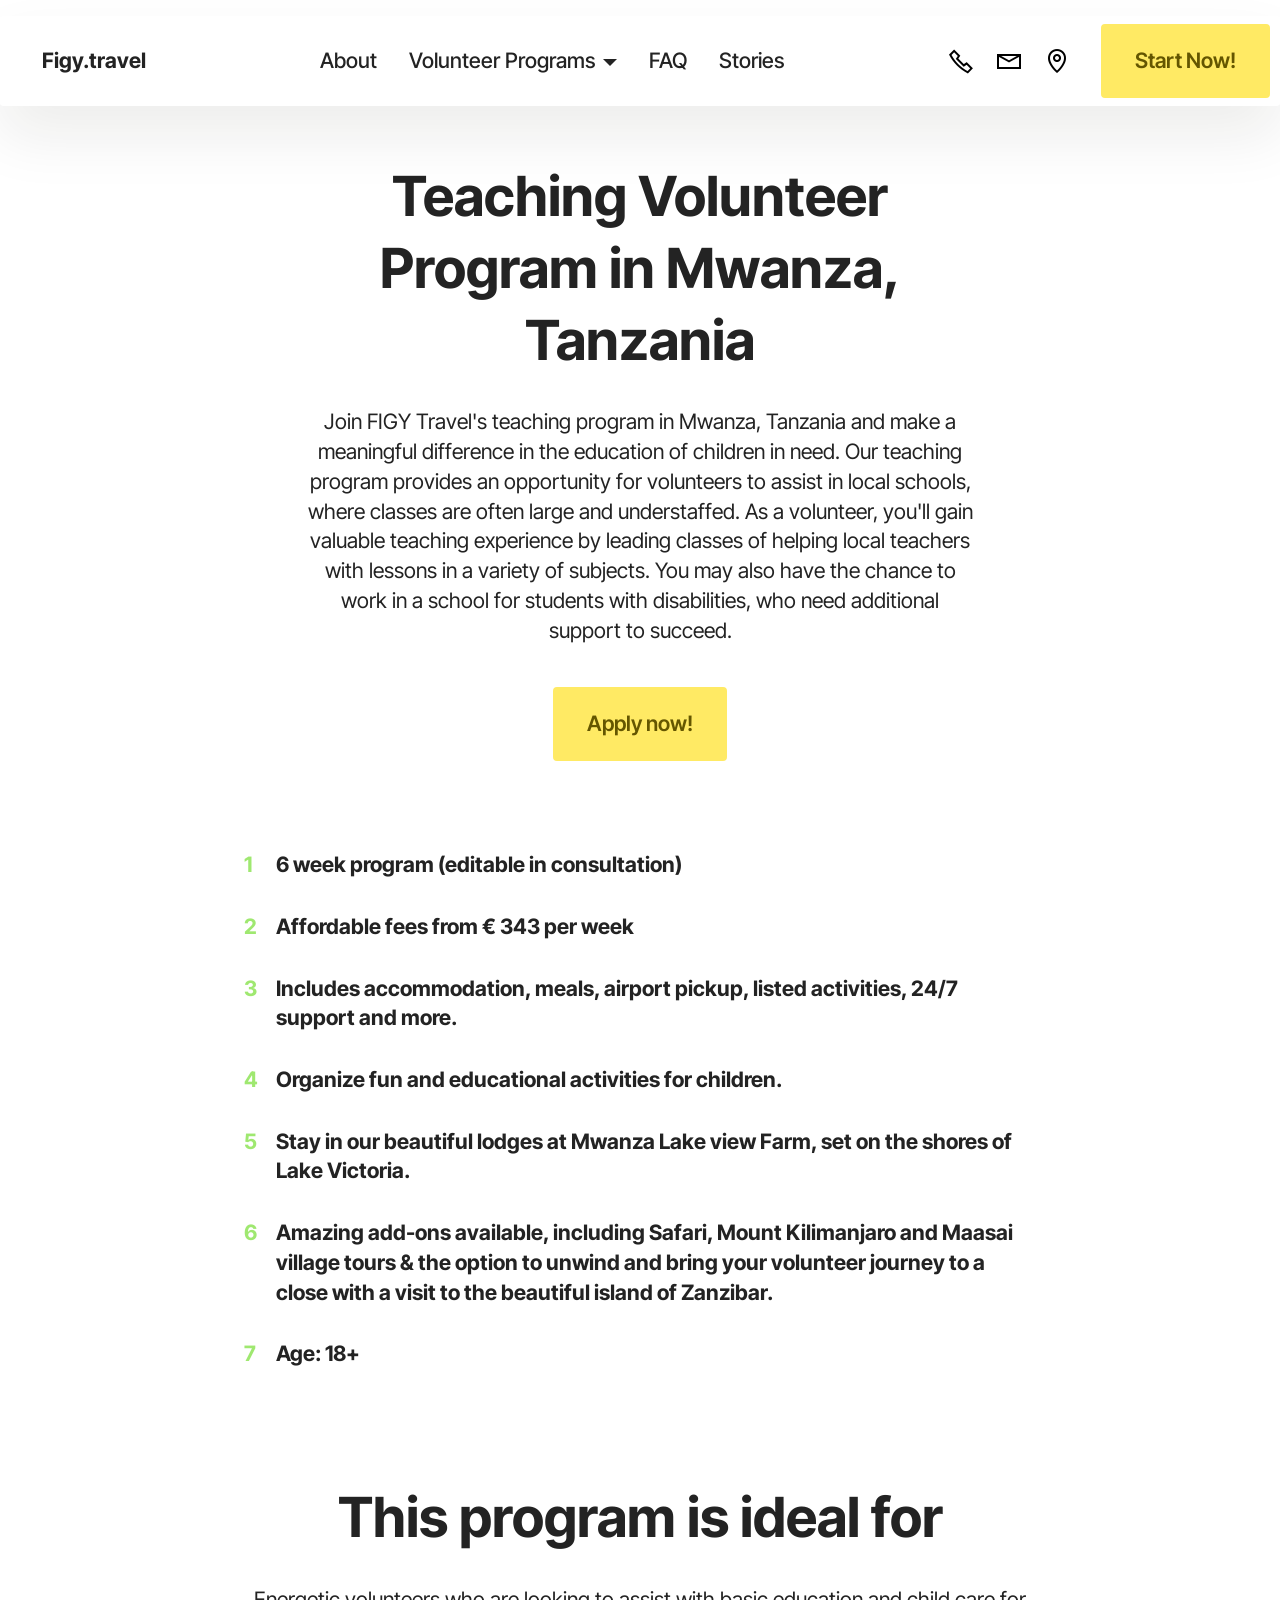
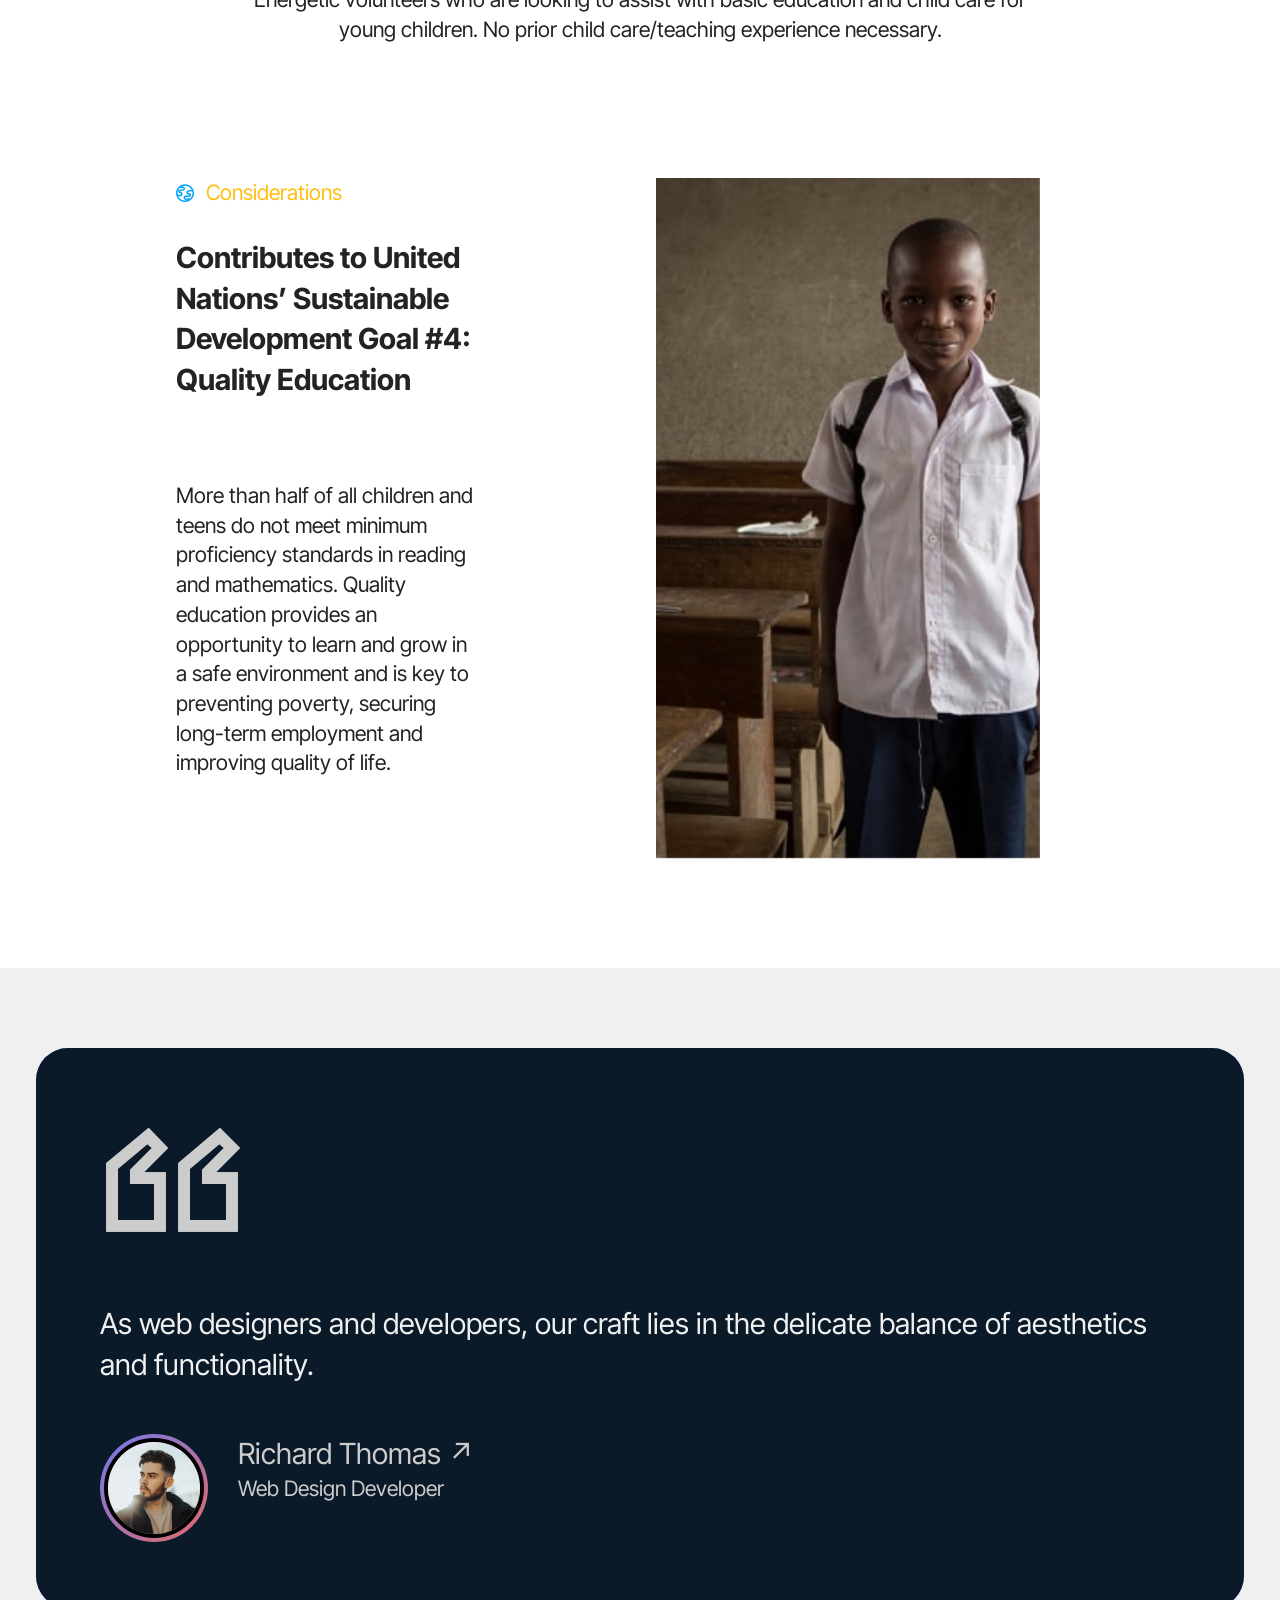
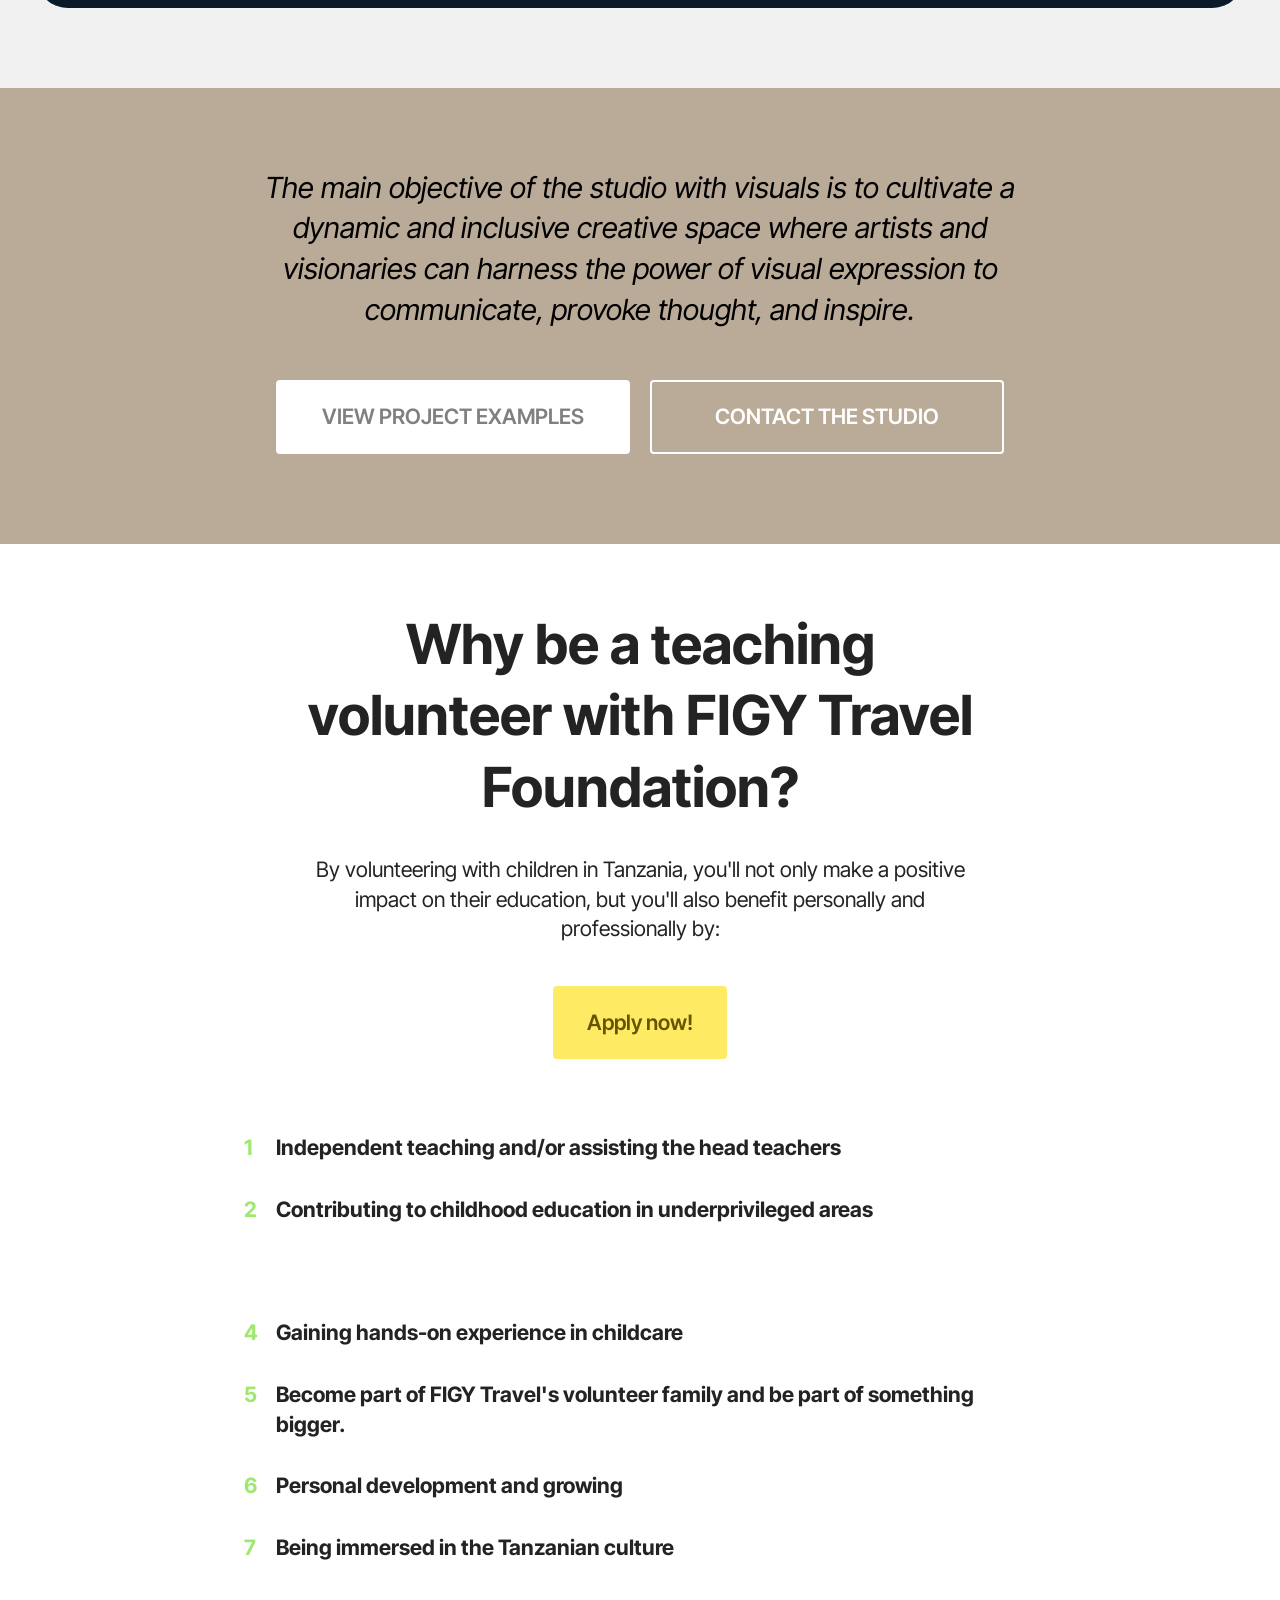
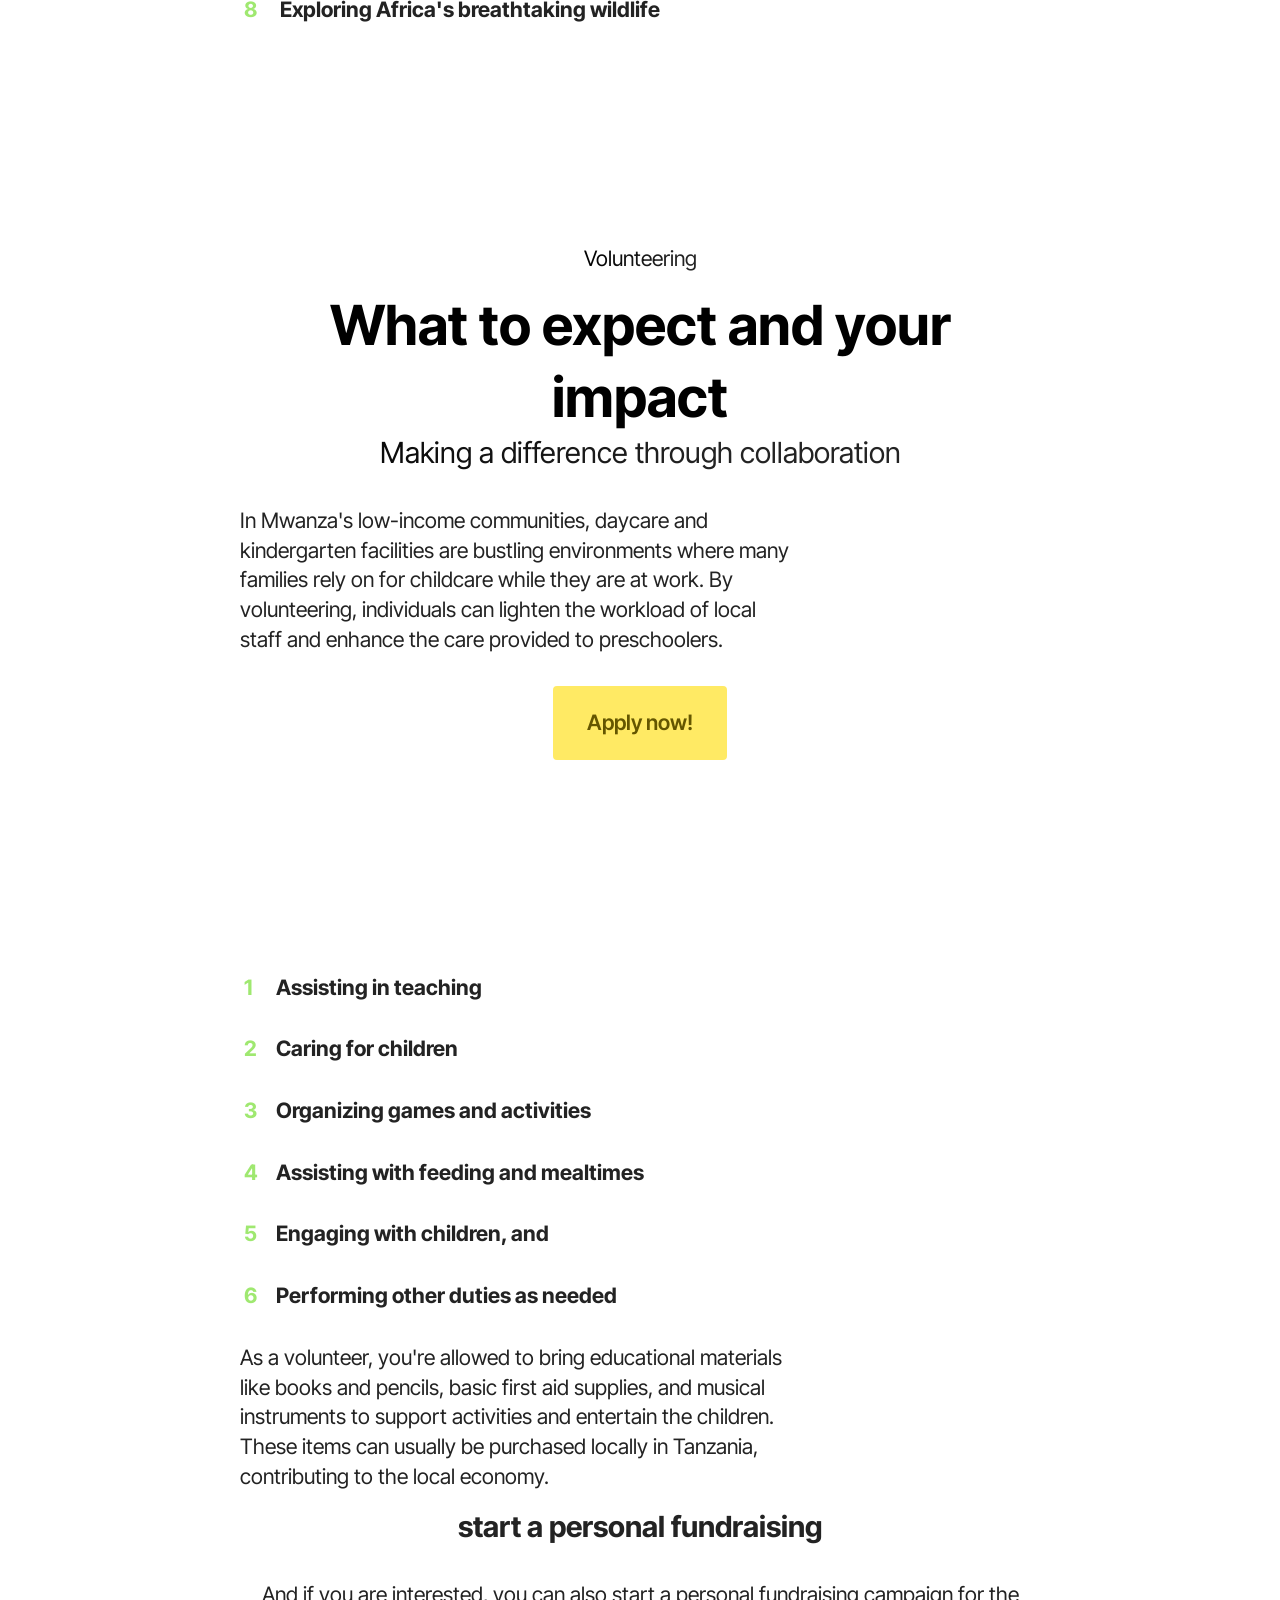
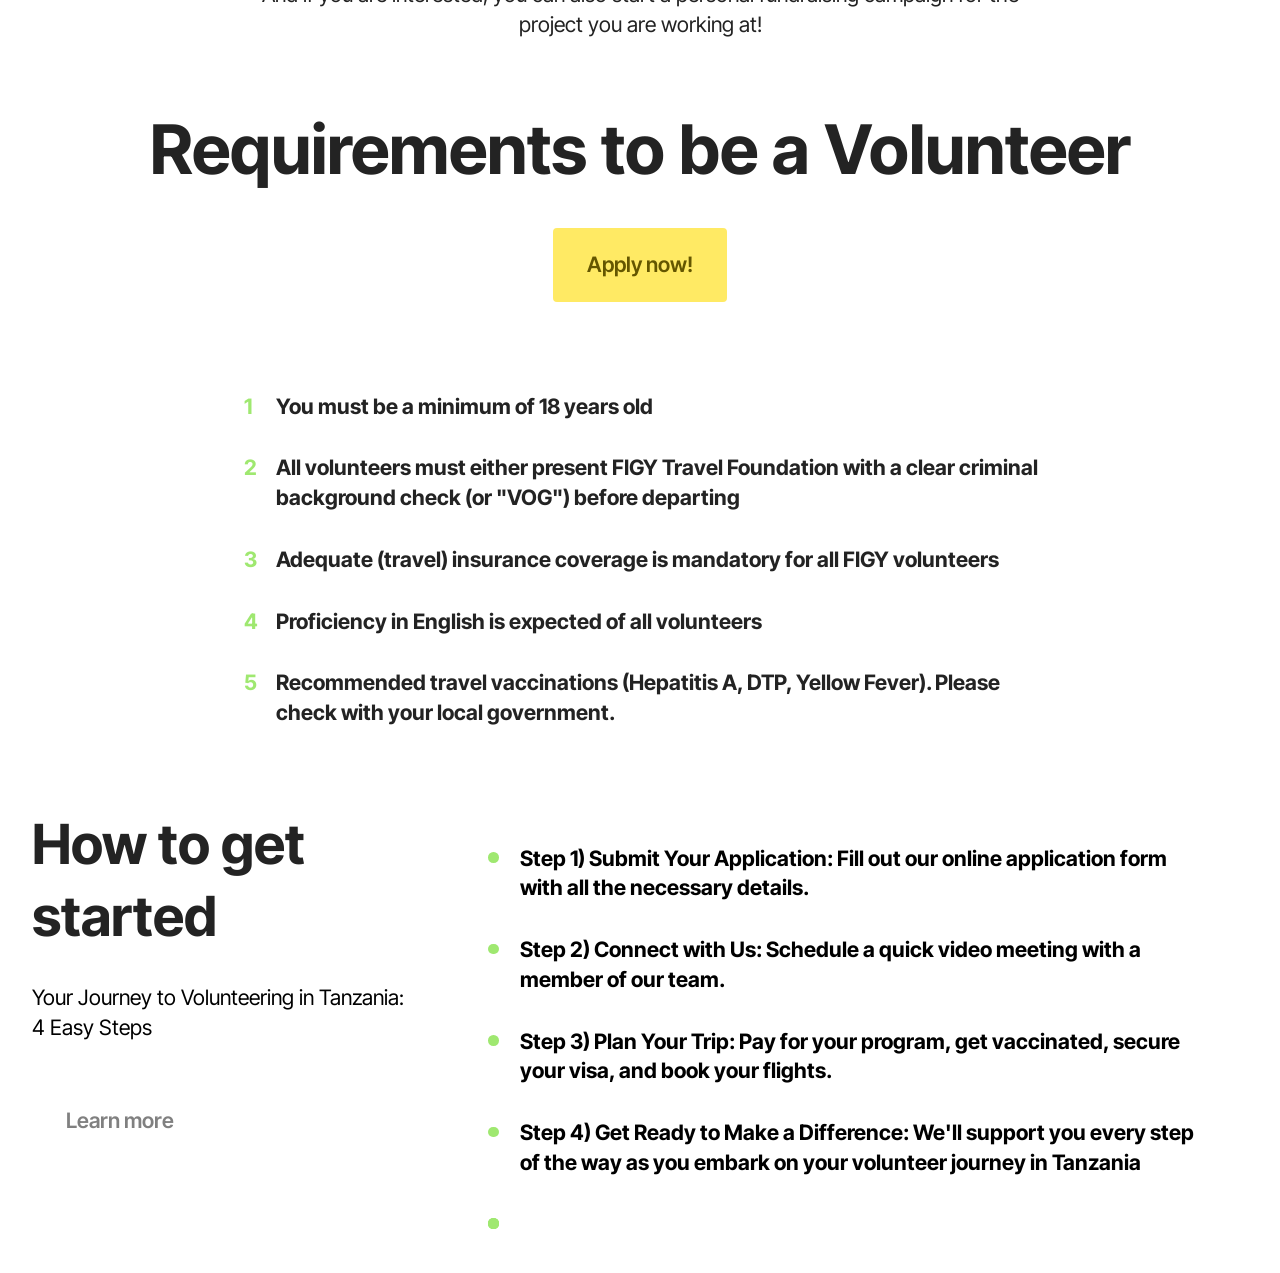
<file: page2.html>
<!DOCTYPE html>
<html  >
<head>
  
  <meta charset="UTF-8">
  <meta http-equiv="X-UA-Compatible" content="IE=edge">
  
  <meta name="viewport" content="width=device-width, initial-scale=1, minimum-scale=1">
  <link rel="shortcut icon" href="assets/images/logo-figy-travel-volunteers-1-500x111.png" type="image/x-icon">
  <meta name="description" content="">
  
  
  <title>Tanzania-volunteer-internship-agriculture</title>
  <link rel="stylesheet" href="assets/web/assets/mobirise-icons2/mobirise2.css">
  <link rel="stylesheet" href="assets/bootstrap/css/bootstrap.min.css">
  <link rel="stylesheet" href="assets/bootstrap/css/bootstrap-grid.min.css">
  <link rel="stylesheet" href="assets/bootstrap/css/bootstrap-reboot.min.css">
  <link rel="stylesheet" href="assets/animatecss/animate.css">
  <link rel="stylesheet" href="assets/dropdown/css/style.css">
  <link rel="stylesheet" href="assets/theme/css/style.css">
  <link rel="preload" href="https://fonts.googleapis.com/css?family=Inter+Tight:100,200,300,400,500,600,700,800,900,100i,200i,300i,400i,500i,600i,700i,800i,900i&display=swap" as="style" onload="this.onload=null;this.rel='stylesheet'">
  <noscript><link rel="stylesheet" href="https://fonts.googleapis.com/css?family=Inter+Tight:100,200,300,400,500,600,700,800,900,100i,200i,300i,400i,500i,600i,700i,800i,900i&display=swap"></noscript>
  <link rel="preload" as="style" href="assets/mobirise/css/mbr-additional.css?v=mvgpLG"><link rel="stylesheet" href="assets/mobirise/css/mbr-additional.css?v=mvgpLG" type="text/css">

  
  
  
</head>
<body>
  
  <section data-bs-version="5.1" class="menu menu2 cid-uIxv1fMkZv" once="menu" id="menu02-4j">
	

	<nav class="navbar navbar-dropdown navbar-fixed-top navbar-expand-lg">
		<div class="container">
			<div class="navbar-brand">
				
				<span class="navbar-caption-wrap"><a class="navbar-caption text-black text-primary display-4" href="index.html">Figy.travel</a></span>
			</div>
			<button class="navbar-toggler" type="button" data-toggle="collapse" data-bs-toggle="collapse" data-target="#navbarSupportedContent" data-bs-target="#navbarSupportedContent" aria-controls="navbarNavAltMarkup" aria-expanded="false" aria-label="Toggle navigation">
				<div class="hamburger">
					<span></span>
					<span></span>
					<span></span>
					<span></span>
				</div>
			</button>
			<div class="collapse navbar-collapse" id="navbarSupportedContent">
				<ul class="navbar-nav nav-dropdown" data-app-modern-menu="true"><li class="nav-item">
						<a class="nav-link link text-black display-4" href="#">About</a>
					</li>
					<li class="nav-item dropdown">
						<a class="nav-link link text-black dropdown-toggle display-4" href="#" aria-expanded="false" data-toggle="dropdown-submenu" data-bs-toggle="dropdown" data-bs-auto-close="outside">Volunteer Programs</a><div class="dropdown-menu" aria-labelledby="dropdown-414"><a class="text-black dropdown-item text-primary display-4" href="page2.html">Volunteer internship program Agriculture</a><a class="text-black dropdown-item text-primary display-4" href="page3.html">Volunteer internship program Teaching Education</a><a class="text-black dropdown-item display-4" href="#">Volunteer internship program Healthcare</a></div>
					</li>
					<li class="nav-item"><a class="nav-link link text-black text-primary display-4" href="index.html#list05-6">FAQ</a></li><li class="nav-item"><a class="nav-link link text-black text-primary display-4" href="index.html#people02-k">Stories</a></li></ul>
				<div class="icons-menu">
					<a class="iconfont-wrapper" href="#">
						<span class="p-2 mbr-iconfont mobi-mbri-phone mobi-mbri"></span>
					</a>
					<a class="iconfont-wrapper" href="#">
						<span class="p-2 mbr-iconfont mobi-mbri-letter mobi-mbri"></span>
					</a>
					<a class="iconfont-wrapper" href="#">
						<span class="p-2 mbr-iconfont mobi-mbri-map-pin mobi-mbri"></span>
					</a>
					
				</div>
				<div class="navbar-buttons mbr-section-btn"><a class="btn btn-danger display-4" href="#"> Start Now!</a></div>
			</div>
		</div>
	</nav>
</section>

<section data-bs-version="5.1" class="header14 cid-uIxv1gyo4e" id="header14-4k">
	

	
	
	<div class="container">
		<div class="row justify-content-center">
			<div class="card col-12 col-md-12 col-lg-8">
				<div class="card-wrapper">
					<div class="card-box align-center">
						<h1 class="card-title mbr-fonts-style mb-4 display-2"><strong>Teaching Volunteer Program in Mwanza, Tanzania</strong></h1>
						<p class="mbr-text mbr-fonts-style mb-4 display-7">
							Join FIGY Travel's teaching program in Mwanza, Tanzania and make a meaningful difference in the education of children in need. Our teaching program provides an opportunity for volunteers to assist in local schools, where classes are often large and understaffed. As a volunteer, you'll gain valuable teaching experience by leading classes of helping local teachers with lessons in a variety of subjects. You may also have the chance to work in a school for students with disabilities, who need additional support to succeed.
						</p>
						<div class="mbr-section-btn mt-4"><a class="btn btn-danger display-7" href="#">Apply now!</a></div>
					</div>
				</div>
			</div>
		</div>
	</div>
</section>

<section data-bs-version="5.1" class="article17 cid-uIxv1hd6wq" id="article17-4l">
  

  <div class="container">
    <div class="row justify-content-center">
      <div class="counter-container col-md-12 col-lg-8">
        
        <div class="mbr-text mbr-fonts-style display-7">
          <ol>
            <li><strong>6 week program (editable in consultation)
</strong></li><li><strong>Affordable fees from € 343 per week
</strong></li><li><strong>Includes accommodation, meals, airport pickup, listed activities, 24/7 support and more.
</strong></li><li><strong>Organize fun and educational activities for children.
</strong></li><li><strong>Stay in our beautiful lodges at Mwanza Lake view Farm, set on the shores of Lake Victoria.
</strong></li><li><strong>Amazing add-ons available, including Safari, Mount Kilimanjaro and Maasai village tours &amp; the option to unwind and bring your volunteer journey to a close with a visit to the beautiful island of Zanzibar.
</strong></li><li><strong>Age: 18+</strong></li>
          </ol>
          <ol>
          </ol>
        </div>
      </div>
    </div>
  </div>
</section>

<section data-bs-version="5.1" class="article11 cid-uIxv1hG5eb" id="article11-4m">
    

    
    
    <div class="container-fluid">
        <div class="row justify-content-center">
            <div class="title col-md-12 col-lg-8">
                <h3 class="mbr-section-title mbr-fonts-style align-center mt-0 mb-0 display-2"><strong>This program is ideal for</strong></h3>
                <h4 class="mbr-section-subtitle align-center mbr-fonts-style mt-4 display-7">Energetic volunteers who are looking to assist with basic education and child care for young children. No prior child care/teaching experience necessary.</h4>
                
            </div>
        </div>
    </div>
</section>

<section data-bs-version="5.1" class="article06 recyclem5 cid-uIxv1ibUY3 mbr-fullscreen" id="article06-4n">
    

    
    

    <div class="container-fluid">
        <div class="row flex-row-reverse">
            <div class="col-12 col-lg-4">
                <div class="image-wrapper">
                    <img src="assets/images/mbr-703x469.webp" alt="" title="">
                </div>
            </div>
            <div class="col-12 col-lg-1"></div>
            <div class="col-12 col-lg-4">
                <div class="content-wrapper">
                    <div class="label-wrapper">
                        <div class="label-wrap">
                            <span class="mbr-iconfont mobi-mbri-globe mobi-mbri"></span>
                            <p class="mbr-label mbr-fonts-style display-4">
                                Considerations
                            </p>
                        </div>
                    </div>
                    <h2 class="mbr-section-title mbr-fonts-style display-5"><strong>Contributes to United Nations’ Sustainable Development Goal #4: Quality Education</strong></h2>
                    <p class="mbr-text mbr-fonts-style display-4">
                        More than half of all children and teens do not meet minimum proficiency standards in reading and mathematics. Quality education provides an opportunity to learn and grow in a safe environment and is key to preventing poverty, securing long-term employment and improving quality of life.
                    </p>
                    
                </div>
            </div>
            <div class="col-12 col-lg-1"></div>
        </div>
    </div>
</section>

<section data-bs-version="5.1" class="article01 resumem5 cid-uIxv1iJO88" id="article01-4o">
    

    
    

    <div class="container-fluid">
        <div class="row">
            <div class="col-12">
                <div class="content-wrapper">
                    <div class="icon-wrapper">
                        <span class="mbr-iconfont mobi-mbri-quote-left mobi-mbri"></span>
                    </div>
                    <p class="mbr-text mbr-fonts-style display-5">
                        As web designers and developers, our craft lies in the delicate balance of aesthetics and
                        functionality.
                    </p>
                    <div class="person-wrapper">
                        <div class="person-wrap">
                            <div class="image-wrapper">
                                <img src="assets/images/image12.webp" alt="">
                            </div>
                            <a href="#" class="name-wrapper">
                                <p class="mbr-name mbr-fonts-style display-5">
                                    Richard Thomas ↗
                                </p>
                                <p class="mbr-role mbr-fonts-style display-7">
                                    Web Design Developer
                                </p>
                            </a>
                        </div>
                    </div>
                </div>
            </div>
        </div>
    </div>
</section>

<section data-bs-version="5.1" class="article03 printm5 cid-uIxv1jgciM" id="article03-4p">
    

    
    

    <div class="container-fluid">
        <div class="row">
            <div class="col-12 col-lg-8">
                <div class="text-wrapper">
                    <p class="mbr-text mbr-fonts-style display-5">
                        <em>The main objective of the studio with visuals is to cultivate a dynamic and inclusive
                            creative space where artists and visionaries can harness the power of visual expression to
                            communicate, provoke thought, and inspire.</em>
                    </p>
                    <div class="mbr-section-btn">
                        <a class="btn btn-primary display-4" href="#">
                            VIEW PROJECT EXAMPLES
                        </a>
                        <a class="btn btn-primary-outline display-4" href="#">
                            CONTACT THE STUDIO
                        </a>
                    </div>
                </div>
            </div>
        </div>
    </div>
</section>

<section data-bs-version="5.1" class="header14 cid-uIxv1jNCuz" id="header14-4q">
	

	
	
	<div class="container">
		<div class="row justify-content-center">
			<div class="card col-12 col-md-12 col-lg-8">
				<div class="card-wrapper">
					<div class="card-box align-center">
						<h1 class="card-title mbr-fonts-style mb-4 display-2"><strong>Why be a teaching volunteer with FIGY Travel Foundation?</strong></h1>
						<p class="mbr-text mbr-fonts-style mb-4 display-7">
							By volunteering with children in Tanzania, you'll not only make a positive impact on their education, but you'll also benefit personally and professionally by:
						</p>
						<div class="mbr-section-btn mt-4"><a class="btn btn-danger display-7" href="#">Apply now!</a></div>
					</div>
				</div>
			</div>
		</div>
	</div>
</section>

<section data-bs-version="5.1" class="article17 cid-uIxv1kj0Bb" id="article17-4r">
  

  <div class="container">
    <div class="row justify-content-center">
      <div class="counter-container col-md-12 col-lg-8">
        
        <div class="mbr-text mbr-fonts-style display-7">
          <ol>
            <li><strong>Independent teaching and/or assisting the head teachers
</strong></li><li><strong>Contributing to childhood education in underprivileged areas
</strong></li><li><strong>Providing children with a safe environment to learn life skills
</strong></li><li><strong>Gaining hands-on experience in childcare
</strong></li><li><strong>Become part of FIGY Travel's volunteer family and be part of something bigger.
</strong></li><li><strong>Personal development and growing
</strong></li><li><strong>Being immersed in the Tanzanian culture
</strong></li><li><strong>&nbsp;Exploring Africa's breathtaking wildlife</strong></li>
          </ol>
          <ol>
          </ol>
        </div>
      </div>
    </div>
  </div>
</section>

<section data-bs-version="5.1" class="article01 emblemm5 cid-uIxv1kO1Xz mbr-fullscreen" id="article01-4s">
    

    
    

    <div class="container-fluid">
        <div class="row">
            <div class="col-12 col-lg-8">
                <div class="title-wrapper">
                    <div class="label-wrapper">
                        <p class="mbr-label mbr-fonts-style display-4">
                            Volunteering</p>
                    </div>
                    <div class="title-wrapper">
                        <h2 class="mbr-section-title mbr-fonts-style display-2"><strong>What to expect and your impact</strong></h2>
                        <h3 class="mbr-section-subtitle mbr-fonts-style display-5">Making a difference through collaboration</h3>
                    </div>
                    <div class="text-wrapper">
                        <p class="mbr-text mbr-fonts-style display-7">In Mwanza's low-income communities, daycare and kindergarten facilities are bustling environments where many families rely on for childcare while they are at work. By volunteering, individuals can lighten the workload of local staff and enhance the care provided to preschoolers.&nbsp;<br></p>
                    </div>
                    <div class="mbr-section-btn"><a href="" class="btn btn-danger display-4">Apply now!</a></div>
                </div>
            </div>
        </div>
    </div>
</section>

<section data-bs-version="5.1" class="article17 cid-uIxv1loZCm" id="article17-4t">
  

  <div class="container">
    <div class="row justify-content-center">
      <div class="counter-container col-md-12 col-lg-8">
        
        <div class="mbr-text mbr-fonts-style display-7">
          <ol>
            <li><strong>Assisting in teaching
</strong></li><li><strong>Caring for children
</strong></li><li><strong>Organizing games and activities
</strong></li><li><strong>Assisting with feeding and mealtimes
</strong></li><li><strong>Engaging with children, and
</strong></li><li><strong>Performing other duties as needed</strong></li>
          </ol>
          <ol>
          </ol>
        </div>
      </div>
    </div>
  </div>
</section>

<section data-bs-version="5.1" class="article01 emblemm5 cid-uIxv1lVfRC" id="article01-4u">
    

    
    

    <div class="container-fluid">
        <div class="row">
            <div class="col-12 col-lg-8">
                <div class="title-wrapper">
                    <div class="label-wrapper">
                        
                    </div>
                    
                    <div class="text-wrapper">
                        <p class="mbr-text mbr-fonts-style display-7">As a volunteer, you're allowed to bring educational materials like books and pencils, basic first aid supplies, and musical instruments to support activities and entertain the children. These items can usually be purchased locally in Tanzania, contributing to the local economy.</p>
                    </div>
                    
                </div>
            </div>
        </div>
    </div>
</section>

<section data-bs-version="5.1" class="article11 cid-uIxv1mycpi" id="article11-4v">
    

    
    
    <div class="container">
        <div class="row justify-content-center">
            <div class="title col-md-12 col-lg-8">
                <h3 class="mbr-section-title mbr-fonts-style align-center mt-0 mb-0 display-5"><strong>start a personal fundraising</strong></h3>
                <h4 class="mbr-section-subtitle align-center mbr-fonts-style mt-4 display-7">And if you are interested, you can also start a personal fundraising campaign for the project you are working at!</h4>
                
            </div>
        </div>
    </div>
</section>

<section data-bs-version="5.1" class="header14 cid-uIxv1n755C" id="header14-4w">
	

	
	
	<div class="container">
		<div class="row justify-content-center">
			<div class="card col-12 col-md-12 col-lg-11">
				<div class="card-wrapper">
					<div class="card-box align-center">
						<h1 class="card-title mbr-fonts-style mb-4 display-1"><strong>Requirements to be a Volunteer</strong></h1>
						
						<div class="mbr-section-btn mt-4"><a class="btn btn-danger display-7" href="#">Apply now!</a></div>
					</div>
				</div>
			</div>
		</div>
	</div>
</section>

<section data-bs-version="5.1" class="article17 cid-uIxv1nH20S" id="article17-4x">
  

  <div class="container">
    <div class="row justify-content-center">
      <div class="counter-container col-md-12 col-lg-8">
        
        <div class="mbr-text mbr-fonts-style display-7">
          <ol>
            <li><strong>You must be a minimum of 18 years old
</strong></li><li><strong>All volunteers must either present FIGY Travel Foundation with a clear criminal background check (or "VOG") before departing
</strong></li><li><strong>Adequate (travel) insurance coverage is mandatory for all FIGY volunteers
</strong></li><li><strong>Proficiency in English is expected of all volunteers
</strong></li><li><strong>Recommended travel vaccinations (Hepatitis A, DTP, Yellow Fever). Please check with your local government.</strong></li>
          </ol>
          <ol>
          </ol>
        </div>
      </div>
    </div>
  </div>
</section>

<section data-bs-version="5.1" class="article021 cid-uIxv1ofecf" id="article21-4y">
    
    <div class="container">
        <div class="row justify-content-center">
            <div class="col-lg-4">
                <div class="col-12 col-md-12">
                    <h5 class="mbr-section-title mbr-fonts-style mt-0 mb-4 display-2"><strong>How to get started</strong></h5>
                    <h6 class="mbr-section-subtitle mbr-fonts-style mt-0 mb-4 display-7">Your Journey to Volunteering in Tanzania: 4 Easy Steps</h6>
                    <div class="mbr-section-btn item-footer mt-3 main-button">
                        <a href="" class="btn item-btn btn-primary display-7">
                            Learn more
                        </a>
                    </div>
                </div>
            </div>

            <div class="col-lg-8 side-features">
                <div class="item-wrapper align-left">
                    <div class="counter-container mbr-text mbr-fonts-style display-7">
                        <ul>
                            <li><strong>Step 1) Submit Your Application: Fill out our online application form with all the necessary details.
</strong></li><li><strong>Step 2) Connect with Us: Schedule a quick video meeting with a member of our team.
</strong></li><li><strong>Step 3) Plan Your Trip: Pay for your program, get vaccinated, secure your visa, and book your flights.
</strong></li><li><strong>Step 4) Get Ready to Make a Difference: We'll support you every step of the way as you embark on your volunteer journey in Tanzania</strong></li><li><strong>
</strong></li><li><strong>
</strong></li><li><strong>
</strong></li>
                        </ul>
                    </div>
                </div>
            </div>
        </div>
    </div>
</section>


<script src="assets/bootstrap/js/bootstrap.bundle.min.js"></script>
  <script src="assets/smoothscroll/smooth-scroll.js"></script>
  <script src="assets/ytplayer/index.js"></script>
  <script src="assets/dropdown/js/navbar-dropdown.js"></script>
  <script src="assets/theme/js/script.js"></script>
  
  
  
 <div id="scrollToTop" class="scrollToTop mbr-arrow-up"><a style="text-align: center;"><i class="mbr-arrow-up-icon mbr-arrow-up-icon-cm cm-icon cm-icon-smallarrow-up"></i></a></div>
    <input name="animation" type="hidden">
  </body>
</html>
</file>
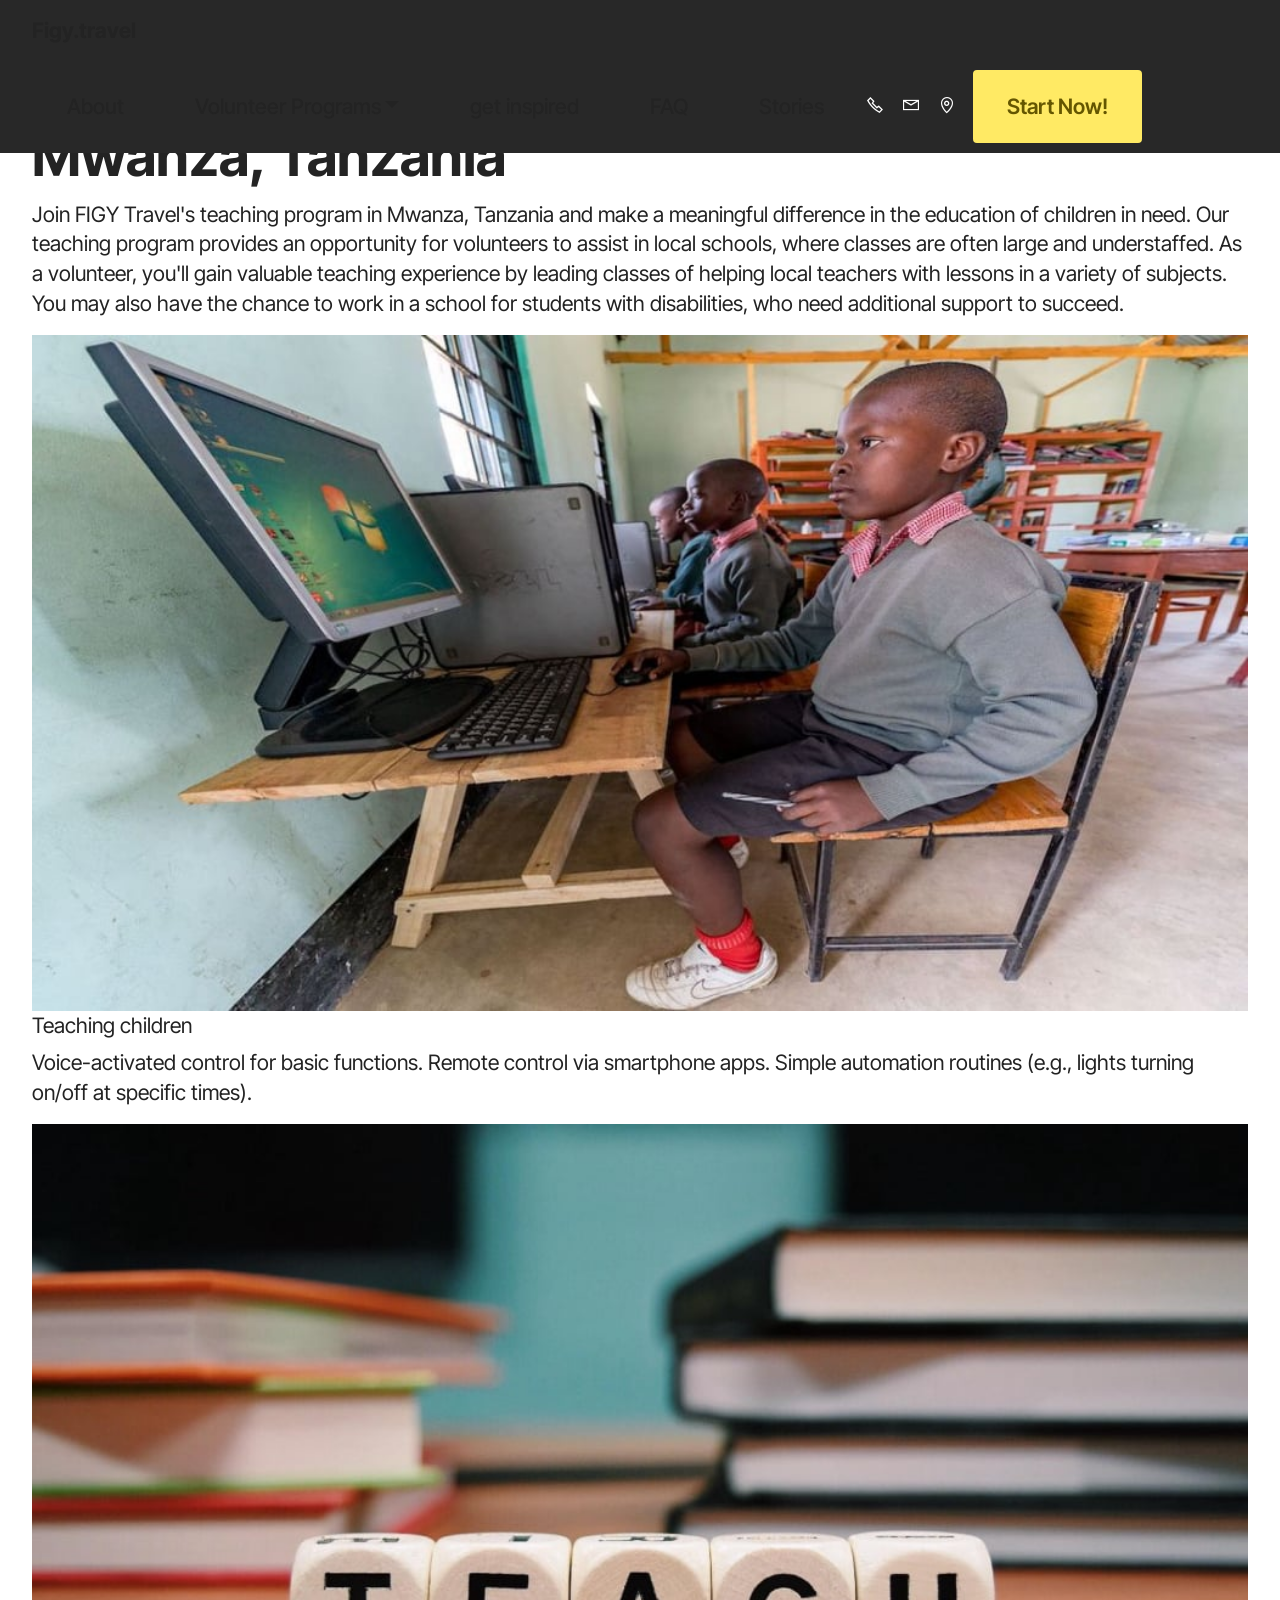
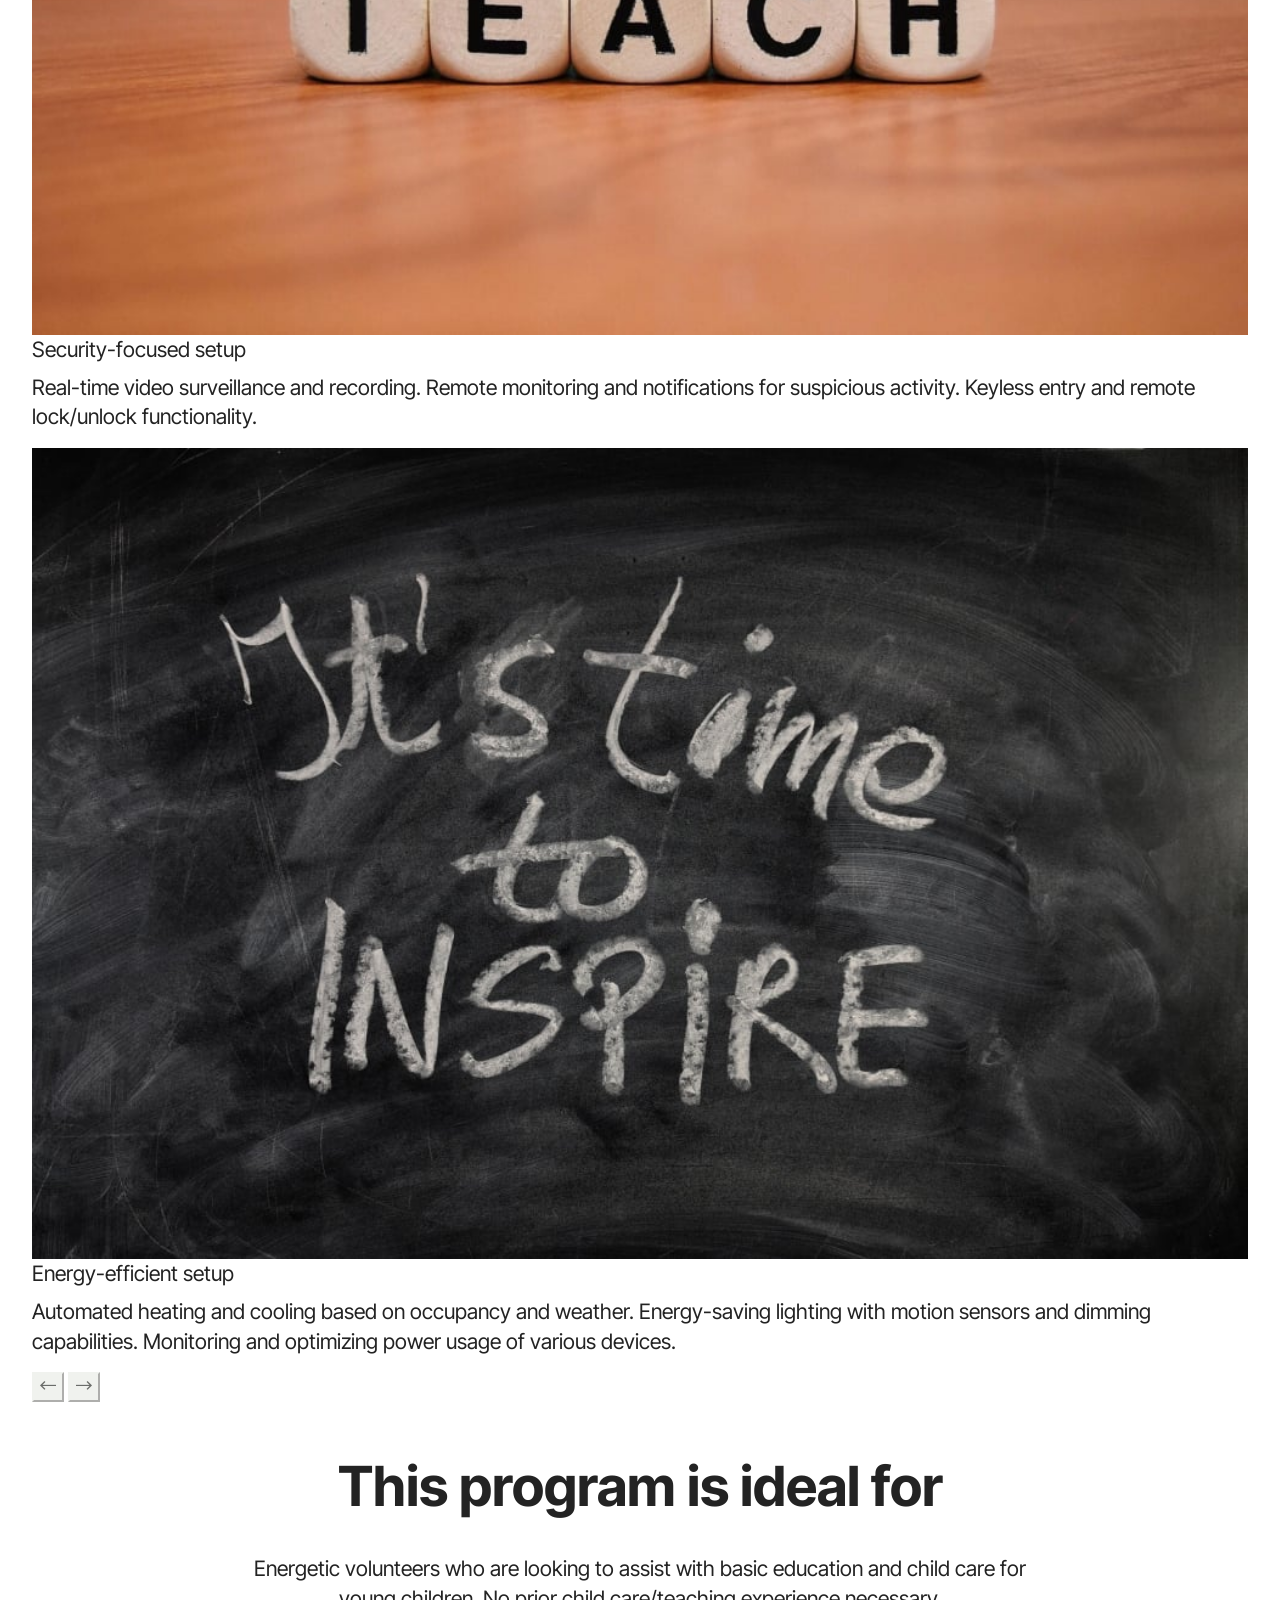
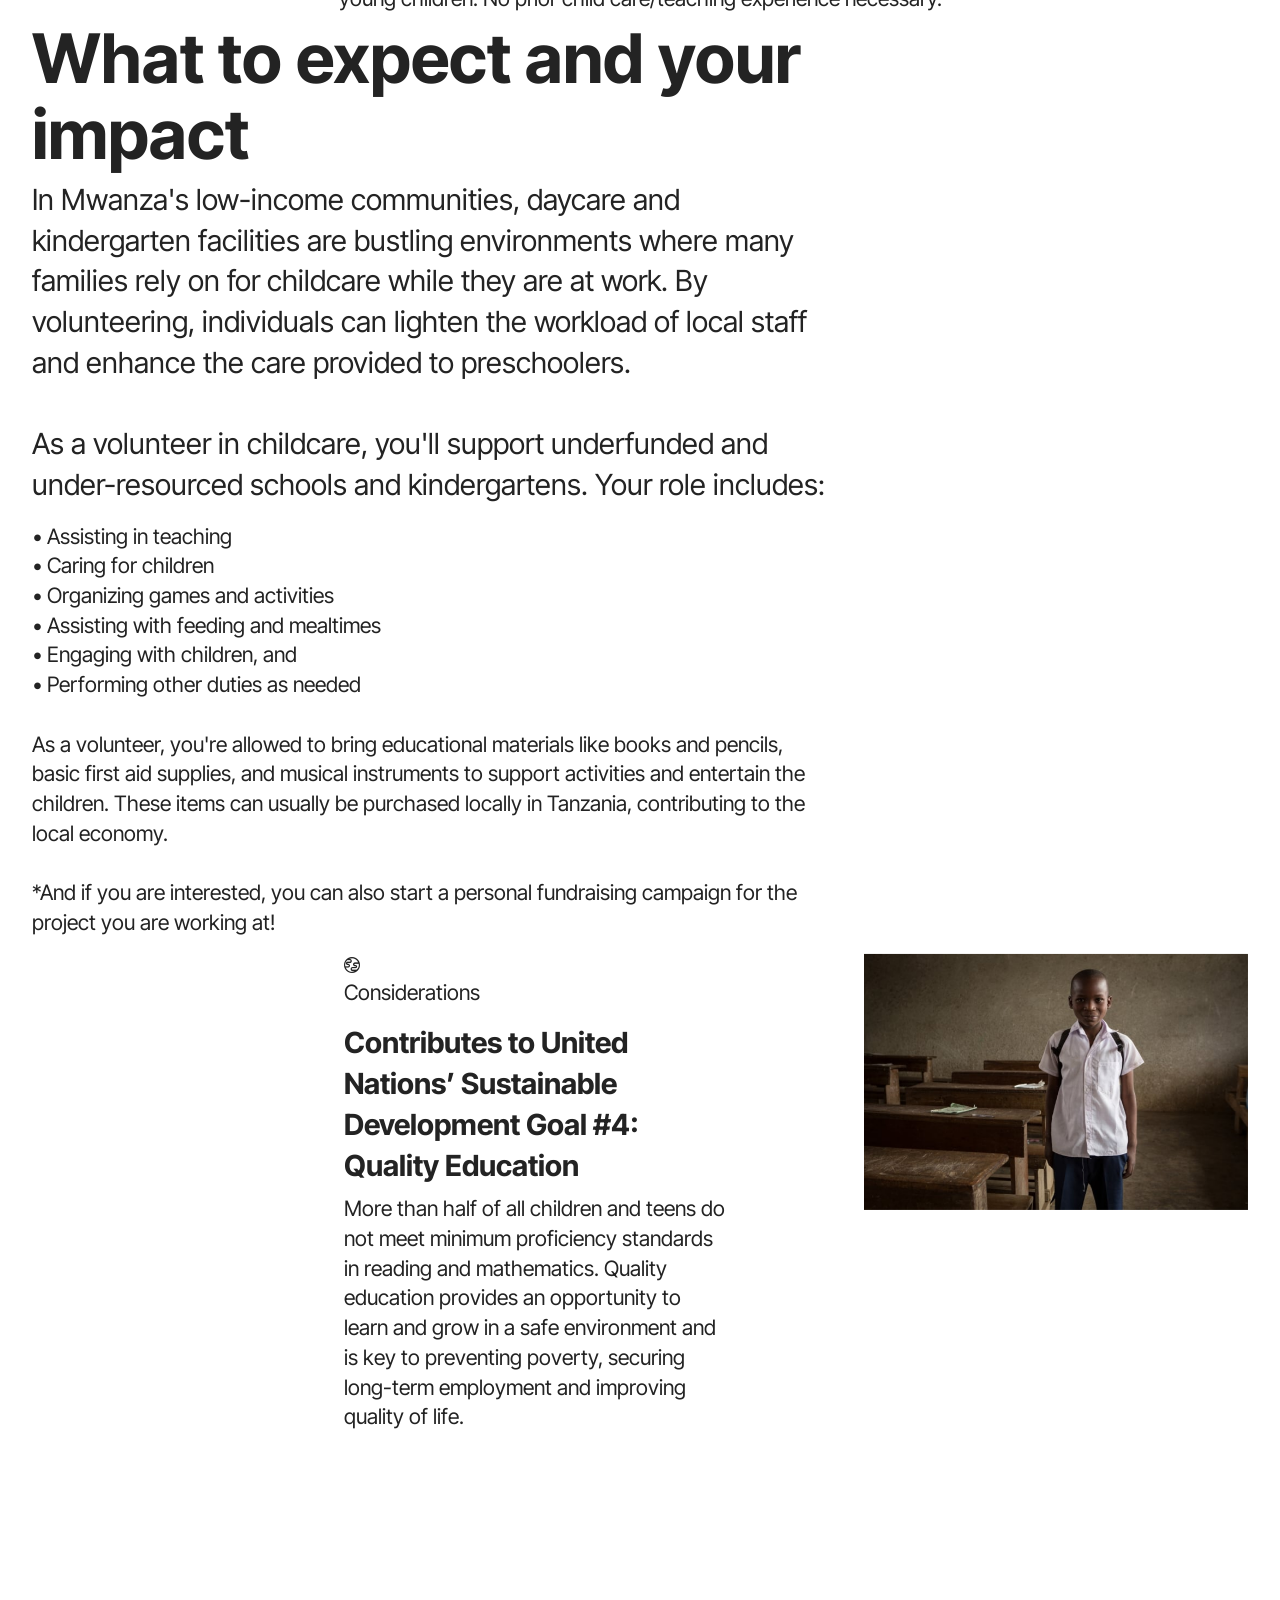
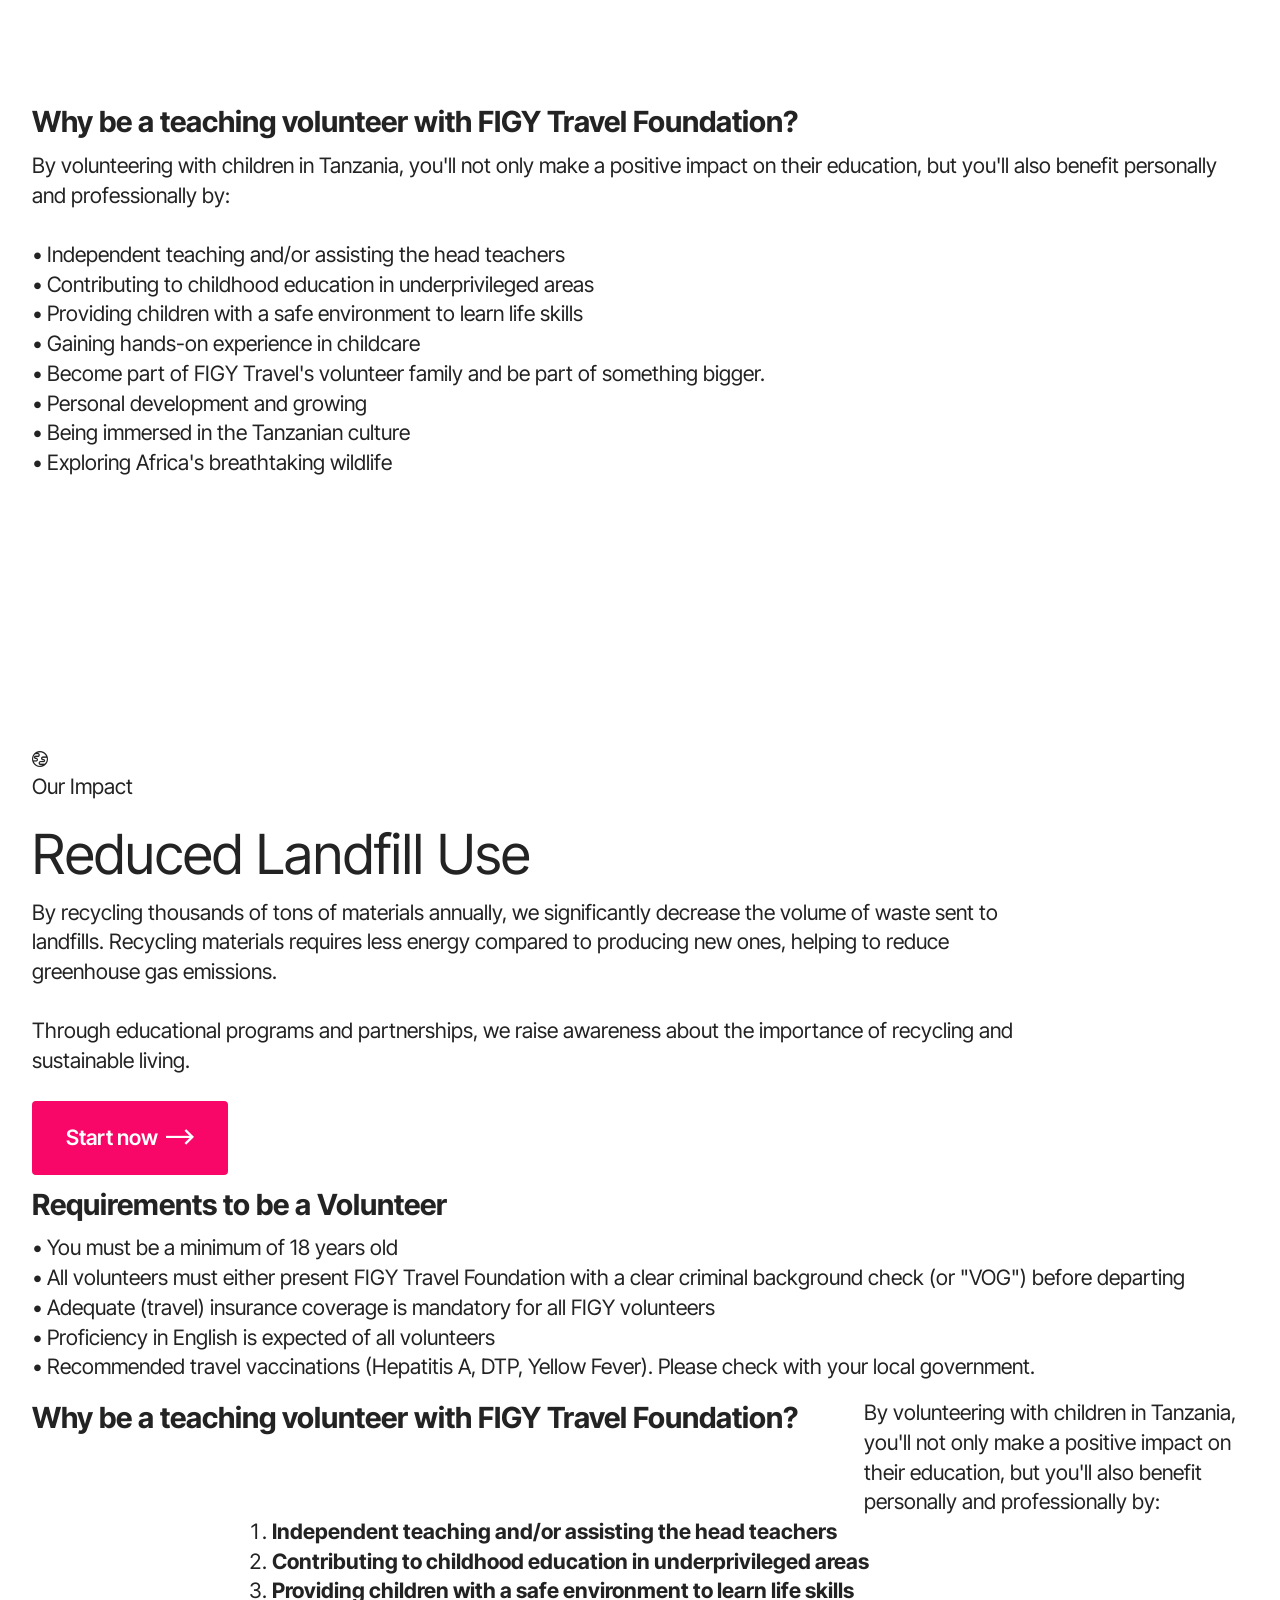
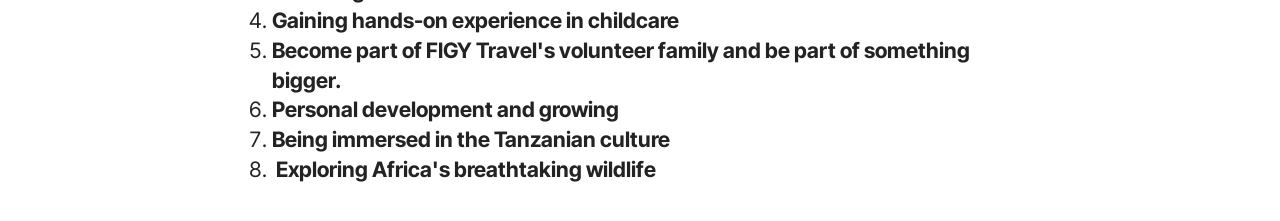
<file: page4.html>
<!DOCTYPE html>
<html  >
<head>
  
  <meta charset="UTF-8">
  <meta http-equiv="X-UA-Compatible" content="IE=edge">
  
  <meta name="viewport" content="width=device-width, initial-scale=1, minimum-scale=1">
  <link rel="shortcut icon" href="assets/images/logo-figy-travel-volunteers-1-500x111.png" type="image/x-icon">
  <meta name="description" content="">
  
  
  <title>Tanzania-volunteer-internship-healthcare</title>
  <link rel="stylesheet" href="assets/web/assets/mobirise-icons2/mobirise2.css">
  <link rel="stylesheet" href="assets/bootstrap/css/bootstrap.min.css">
  <link rel="stylesheet" href="assets/bootstrap/css/bootstrap-grid.min.css">
  <link rel="stylesheet" href="assets/bootstrap/css/bootstrap-reboot.min.css">
  <link rel="stylesheet" href="assets/animatecss/animate.css">
  <link rel="stylesheet" href="assets/dropdown/css/style.css">
  <link rel="stylesheet" href="assets/theme/css/style.css">
  <link rel="preload" href="https://fonts.googleapis.com/css?family=Inter+Tight:100,200,300,400,500,600,700,800,900,100i,200i,300i,400i,500i,600i,700i,800i,900i&display=swap" as="style" onload="this.onload=null;this.rel='stylesheet'">
  <noscript><link rel="stylesheet" href="https://fonts.googleapis.com/css?family=Inter+Tight:100,200,300,400,500,600,700,800,900,100i,200i,300i,400i,500i,600i,700i,800i,900i&display=swap"></noscript>
  <link rel="preload" as="style" href="assets/mobirise/css/mbr-additional.css?v=xL4nWQ"><link rel="stylesheet" href="assets/mobirise/css/mbr-additional.css?v=xL4nWQ" type="text/css">

  
  
  
</head>
<body>
  
  <section data-bs-version="5.1" class="menu menu2 cid-uIxjcTR1EH" once="menu" id="menu02-3v">
	

	<nav class="navbar navbar-dropdown navbar-expand-lg">
		<div class="container">
			<div class="navbar-brand">
				
				<span class="navbar-caption-wrap"><a class="navbar-caption text-black display-4" href="#">Figy.travel</a></span>
			</div>
			<button class="navbar-toggler" type="button" data-toggle="collapse" data-bs-toggle="collapse" data-target="#navbarSupportedContent" data-bs-target="#navbarSupportedContent" aria-controls="navbarNavAltMarkup" aria-expanded="false" aria-label="Toggle navigation">
				<div class="hamburger">
					<span></span>
					<span></span>
					<span></span>
					<span></span>
				</div>
			</button>
			<div class="collapse navbar-collapse" id="navbarSupportedContent">
				<ul class="navbar-nav nav-dropdown" data-app-modern-menu="true"><li class="nav-item">
						<a class="nav-link link text-black display-4" href="#">About</a>
					</li>
					<li class="nav-item dropdown">
						<a class="nav-link link text-black dropdown-toggle display-4" href="#" aria-expanded="false" data-toggle="dropdown-submenu" data-bs-toggle="dropdown" data-bs-auto-close="outside">Volunteer Programs</a><div class="dropdown-menu" aria-labelledby="dropdown-414"><a class="text-black dropdown-item text-primary display-4" href="page2.html">Volunteer internship program Agriculture</a><a class="text-black dropdown-item text-primary display-4" href="Tanzania-volunteer-internship-teaching.html">Volunteer internship program Teaching Education</a><a class="text-black dropdown-item display-4" href="#">Volunteer internship program Healthcare</a></div>
					</li>
					<li class="nav-item">
						<a class="nav-link link text-black text-primary display-4" href="index.html#people02-k">get inspired</a>
					</li><li class="nav-item"><a class="nav-link link text-black text-primary display-4" href="index.html#list05-6">FAQ</a></li><li class="nav-item"><a class="nav-link link text-black display-4" href="#">Stories</a></li></ul>
				<div class="icons-menu">
					<a class="iconfont-wrapper" href="#">
						<span class="p-2 mbr-iconfont mobi-mbri-phone mobi-mbri"></span>
					</a>
					<a class="iconfont-wrapper" href="#">
						<span class="p-2 mbr-iconfont mobi-mbri-letter mobi-mbri"></span>
					</a>
					<a class="iconfont-wrapper" href="#">
						<span class="p-2 mbr-iconfont mobi-mbri-map-pin mobi-mbri"></span>
					</a>
					
				</div>
				<div class="navbar-buttons mbr-section-btn"><a class="btn btn-danger display-4" href="#"> Start Now!</a></div>
			</div>
		</div>
	</nav>
</section>

<section data-bs-version="5.1" class="slider02 mbr-embla progressm5 cid-uIxjcUl6ap mbr-fullscreen" id="slider02-3w">
    
    

    <div class="container-fluid">
        <div class="row">
            <div class="col-12">
                <div class="content-wrapper">
                    <div class="title-wrapper">
                        <div class="desc-wrapper">
                            
                        </div>
                        <h2 class="mbr-section-title mbr-fonts-style display-2"><strong>Teaching Volunteer internship Program in Mwanza, Tanzania</strong></h2>
                        <div class="text-wrapper">
                            <p class="mbr-text mbr-fonts-style display-4">
                                Join FIGY Travel's teaching program in Mwanza, Tanzania and make a meaningful difference in the education of children in need. Our teaching program provides an opportunity for volunteers to assist in local schools, where classes are often large and understaffed. As a volunteer, you'll gain valuable teaching experience by leading classes of helping local teachers with lessons in a variety of subjects. You may also have the chance to work in a school for students with disabilities, who need additional support to succeed.
                            </p>
                        </div>
                    </div>
                    <div class="slider-wrapper">
                        <div class="embla" data-skip-snaps="true" data-align="center" data-contain-scroll="trimSnaps" data-loop="true" data-auto-play-interval="4" data-draggable="true">
                            <div class="embla__viewport">
                                <div class="embla__container">
                                    <div class="embla__slide slider-image item" style="margin-left: 0rem; margin-right: 0rem;">
                                        <div class="slide-content">
                                            <div class="item-wrapper">
                                                <div class="item-img">
                                                    <img src="assets/images/volunteers-tanzania-education-classroom-1000x556.webp" alt="Volunteer Agriculture">
                                                </div>
                                                <div class="item-content">
                                                    <div class="title-wrap">
                                                        <h4 class="item-title mbr-fonts-style display-7">
                                                            Teaching children</h4>
                                                    </div>
                                                    <div class="text-wrap">
                                                        <p class="item-text mbr-fonts-style display-4">
                                                            Voice-activated control for basic functions.
                                                            Remote control via smartphone apps.
                                                            Simple automation routines (e.g., lights turning on/off at
                                                            specific times).
                                                        </p>
                                                    </div>
                                                </div>
                                            </div>
                                        </div>
                                    </div>
                                    <div class="embla__slide slider-image item" style="margin-left: 0rem; margin-right: 0rem;">
                                        <div class="slide-content">
                                            <div class="item-wrapper">
                                                <div class="item-img">
                                                    <img src="assets/images/mbr-1-1000x667.webp" alt="Volunteer teaching">
                                                </div>
                                                <div class="item-content">
                                                    <div class="title-wrap">
                                                        <h4 class="item-title mbr-fonts-style display-7">
                                                            Security-focused setup
                                                        </h4>
                                                    </div>
                                                    <div class="text-wrap">
                                                        <p class="item-text mbr-fonts-style display-4">
                                                            Real-time video surveillance and recording.
                                                            Remote monitoring and notifications for suspicious activity.
                                                            Keyless entry and remote lock/unlock functionality.
                                                        </p>
                                                    </div>
                                                </div>
                                            </div>
                                        </div>
                                    </div>
                                    <div class="embla__slide slider-image item" style="margin-left: 0rem; margin-right: 0rem;">
                                        <div class="slide-content">
                                            <div class="item-wrapper">
                                                <div class="item-img">
                                                    <img src="assets/images/mbr-2-1000x667.webp" alt="Volunteer teaching">
                                                </div>
                                                <div class="item-content">
                                                    <div class="title-wrap">
                                                        <h4 class="item-title mbr-fonts-style display-7">
                                                            Energy-efficient setup
                                                        </h4>
                                                    </div>
                                                    <div class="text-wrap">
                                                        <p class="item-text mbr-fonts-style display-4">
                                                            Automated heating and cooling based on occupancy and
                                                            weather.
                                                            Energy-saving lighting with motion sensors and dimming
                                                            capabilities.
                                                            Monitoring and optimizing power usage of various devices.
                                                        </p>
                                                    </div>
                                                </div>
                                            </div>
                                        </div>
                                    </div>
                                    
                                    
                                </div>
                            </div>
                            <button class="embla__button embla__button--prev">
                                <span class="mobi-mbri mobi-mbri-left mbr-iconfont" aria-hidden="true"></span>
                                <span class="sr-only visually-hidden visually-hidden visually-hidden">Previous</span>
                            </button>
                            <button class="embla__button embla__button--next">
                                <span class="mobi-mbri mobi-mbri-right mbr-iconfont" aria-hidden="true"></span>
                                <span class="sr-only visually-hidden visually-hidden visually-hidden">Next</span>
                            </button>
                        </div>
                    </div>
                    
                </div>
            </div>
        </div>
    </div>
</section>

<section data-bs-version="5.1" class="article11 cid-uIxjcUUte3" id="article11-3x">
    

    
    
    <div class="container-fluid">
        <div class="row justify-content-center">
            <div class="title col-md-12 col-lg-8">
                <h3 class="mbr-section-title mbr-fonts-style align-center mt-0 mb-0 display-2"><strong>This program is ideal for</strong></h3>
                <h4 class="mbr-section-subtitle align-center mbr-fonts-style mt-4 display-7">Energetic volunteers who are looking to assist with basic education and child care for young children. No prior child care/teaching experience necessary.</h4>
                
            </div>
        </div>
    </div>
</section>

<section data-bs-version="5.1" class="article03 emblemm5 cid-uIxjcVfGAc" id="article03-3y">
    

    
    

    <div class="container-fluid">
        <div class="row">
            <div class="col-12 col-lg-8">
                <div class="content-wrapper">
                    <h2 class="mbr-section-title mbr-fonts-style display-1"><strong>What to expect and your impact</strong></h2>
                    <p class="mbr-text mbr-fonts-style display-5">In Mwanza's low-income communities, daycare and kindergarten facilities are bustling environments where many families rely on for childcare while they are at work. By volunteering, individuals can lighten the workload of local staff and enhance the care provided to preschoolers.
<br>
<br>As a volunteer in childcare, you'll support underfunded and under-resourced schools and kindergartens. Your role includes:</p>
                    <p class="mbr-desc mbr-fonts-style display-7">• Assisting in teaching
<br>• Caring for children
<br>• Organizing games and activities
<br>• Assisting with feeding and mealtimes
<br>• Engaging with children, and
<br>• Performing other duties as needed<br><br>As a volunteer, you're allowed to bring educational materials like books and pencils, basic first aid supplies, and musical instruments to support activities and entertain the children. These items can usually be purchased locally in Tanzania, contributing to the local economy.
<br>
<br>*And if you are interested, you can also start a personal fundraising campaign for the project you are working at!<br></p>
                    
                </div>
            </div>
        </div>
    </div>
</section>

<section data-bs-version="5.1" class="article06 recyclem5 cid-uIxjcVE1RN" id="article06-3z">
    

    
    

    <div class="container-fluid">
        <div class="row flex-row-reverse">
            <div class="col-12 col-lg-4">
                <div class="image-wrapper">
                    <img src="assets/images/mbr-703x469.webp" alt="" title="">
                </div>
            </div>
            <div class="col-12 col-lg-1"></div>
            <div class="col-12 col-lg-4">
                <div class="content-wrapper">
                    <div class="label-wrapper">
                        <div class="label-wrap">
                            <span class="mbr-iconfont mobi-mbri-globe mobi-mbri"></span>
                            <p class="mbr-label mbr-fonts-style display-4">
                                Considerations
                            </p>
                        </div>
                    </div>
                    <h2 class="mbr-section-title mbr-fonts-style display-5"><strong>Contributes to United Nations’ Sustainable Development Goal #4: Quality Education</strong></h2>
                    <p class="mbr-text mbr-fonts-style display-4">
                        More than half of all children and teens do not meet minimum proficiency standards in reading and mathematics. Quality education provides an opportunity to learn and grow in a safe environment and is key to preventing poverty, securing long-term employment and improving quality of life.
                    </p>
                    
                </div>
            </div>
            <div class="col-12 col-lg-1"></div>
        </div>
    </div>
</section>

<section data-bs-version="5.1" class="article02 valuem5 cid-uIxjcW0BKz mbr-fullscreen" id="article02-40">
    

    
    

    <div class="container">
        <div class="row">
            <div class="col-12">
                <div class="content-wrapper">
                    
                    <h2 class="mbr-section-title mbr-fonts-style display-5"><strong>Why be a teaching volunteer with FIGY Travel Foundation?</strong></h2>
                    <div class="text-wrap">
                        <p class="mbr-text mbr-fonts-style display-4">By volunteering with children in Tanzania, you'll not only make a positive impact on their education, but you'll also benefit personally and professionally by:
<br>
<br>• Independent teaching and/or assisting the head teachers
<br>• Contributing to childhood education in underprivileged areas
<br>• Providing children with a safe environment to learn life skills
<br>• Gaining hands-on experience in childcare
<br>• Become part of FIGY Travel's volunteer family and be part of something bigger.
<br>• Personal development and growing
<br>• Being immersed in the Tanzanian culture
<br>• Exploring Africa's breathtaking wildlife</p>
                    </div>
                </div>
            </div>
        </div>
    </div>
</section>

<section data-bs-version="5.1" class="article05 recyclem5 cid-uIxjcWoVZW" id="article05-41">
    

    
    

    <div class="container-fluid">
        <div class="row">
            <div class="col-12 col-lg-10">
                <div class="content-wrapper">
                    <div class="label-wrapper">
                        <div class="label-wrap">
                            <span class="mbr-iconfont mobi-mbri-globe mobi-mbri"></span>
                            <p class="mbr-label mbr-fonts-style display-4">
                                Our Impact
                            </p>
                        </div>
                    </div>
                    <h2 class="mbr-section-title mbr-fonts-style display-2">
                        Reduced Landfill Use
                    </h2>
                    <div class="text-wrapper">
                        <p class="mbr-text mbr-fonts-style display-4">
                            By recycling thousands of tons of materials annually, we significantly decrease the volume of
                            waste sent to landfills. Recycling materials requires less energy compared to producing new
                            ones, helping to reduce greenhouse gas emissions. <br><br>
                            Through educational programs and partnerships, we raise awareness about the importance of
                            recycling and sustainable living.
                        </p>
                    </div>
                    <div class="mbr-section-btn">
                        <a class="btn btn-secondary display-4" href="#">
                            <span class="mobi-mbri mobi-mbri-right mbr-iconfont mbr-iconfont-btn"></span>
                            Start now
                        </a>
                    </div>
                </div>
            </div>
        </div>
    </div>
</section>

<section data-bs-version="5.1" class="article02 valuem5 cid-uIxjcWNr8n" id="article02-42">
    

    
    

    <div class="container">
        <div class="row">
            <div class="col-12">
                <div class="content-wrapper">
                    
                    <h2 class="mbr-section-title mbr-fonts-style display-5"><strong>Requirements to be a Volunteer</strong></h2>
                    <div class="text-wrap">
                        <p class="mbr-text mbr-fonts-style display-7">• You must be a minimum of 18 years old
<br>• All volunteers must either present FIGY Travel Foundation with a clear criminal background check (or "VOG") before departing
<br>• Adequate (travel) insurance coverage is mandatory for all FIGY volunteers
<br>• Proficiency in English is expected of all volunteers
<br>• Recommended travel vaccinations  (Hepatitis A, DTP, Yellow Fever). Please check with your local government.</p>
                    </div>
                </div>
            </div>
        </div>
    </div>
</section>

<section data-bs-version="5.1" class="article15 cid-uIxjcXdZhA" id="article15-43">
    
    <div class="container">
        <div class="row justify-content-center">
            <div class="col-12 col-md">
                
                <h6 class="mbr-section-subtitle mbr-fonts-style mt-0 mb-4 display-5"><strong>Why be a teaching volunteer with FIGY Travel Foundation?</strong></h6>
            </div>
            <div class="col-md-12 col-lg-4">
              <p class="mbr-text mbr-fonts-style mt-0 mb-0 display-7">By volunteering with children in Tanzania, you'll not only make a positive impact on their education, but you'll also benefit personally and professionally by:</p>
            </div>
        </div>
    </div>
</section>

<section data-bs-version="5.1" class="article17 cid-uIxjcXAqQu" id="article17-44">
  

  <div class="container">
    <div class="row justify-content-center">
      <div class="counter-container col-md-12 col-lg-8">
        
        <div class="mbr-text mbr-fonts-style display-7">
          <ol>
            <li><strong>Independent teaching and/or assisting the head teachers
</strong></li><li><strong>Contributing to childhood education in underprivileged areas
</strong></li><li><strong>Providing children with a safe environment to learn life skills
</strong></li><li><strong>Gaining hands-on experience in childcare
</strong></li><li><strong>Become part of FIGY Travel's volunteer family and be part of something bigger.
</strong></li><li><strong>Personal development and growing
</strong></li><li><strong>Being immersed in the Tanzanian culture
</strong></li><li><strong>&nbsp;Exploring Africa's breathtaking wildlife</strong></li>
          </ol>
          <ol>
          </ol>
        </div>
      </div>
    </div>
  </div>
</section>


<script src="assets/bootstrap/js/bootstrap.bundle.min.js"></script>
  <script src="assets/smoothscroll/smooth-scroll.js"></script>
  <script src="assets/ytplayer/index.js"></script>
  <script src="assets/dropdown/js/navbar-dropdown.js"></script>
  <script src="assets/embla/embla.min.js"></script>
  <script src="assets/embla/script.js"></script>
  <script src="assets/theme/js/script.js"></script>
  
  
  
 <div id="scrollToTop" class="scrollToTop mbr-arrow-up"><a style="text-align: center;"><i class="mbr-arrow-up-icon mbr-arrow-up-icon-cm cm-icon cm-icon-smallarrow-up"></i></a></div>
    <input name="animation" type="hidden">
  </body>
</html>
</file>
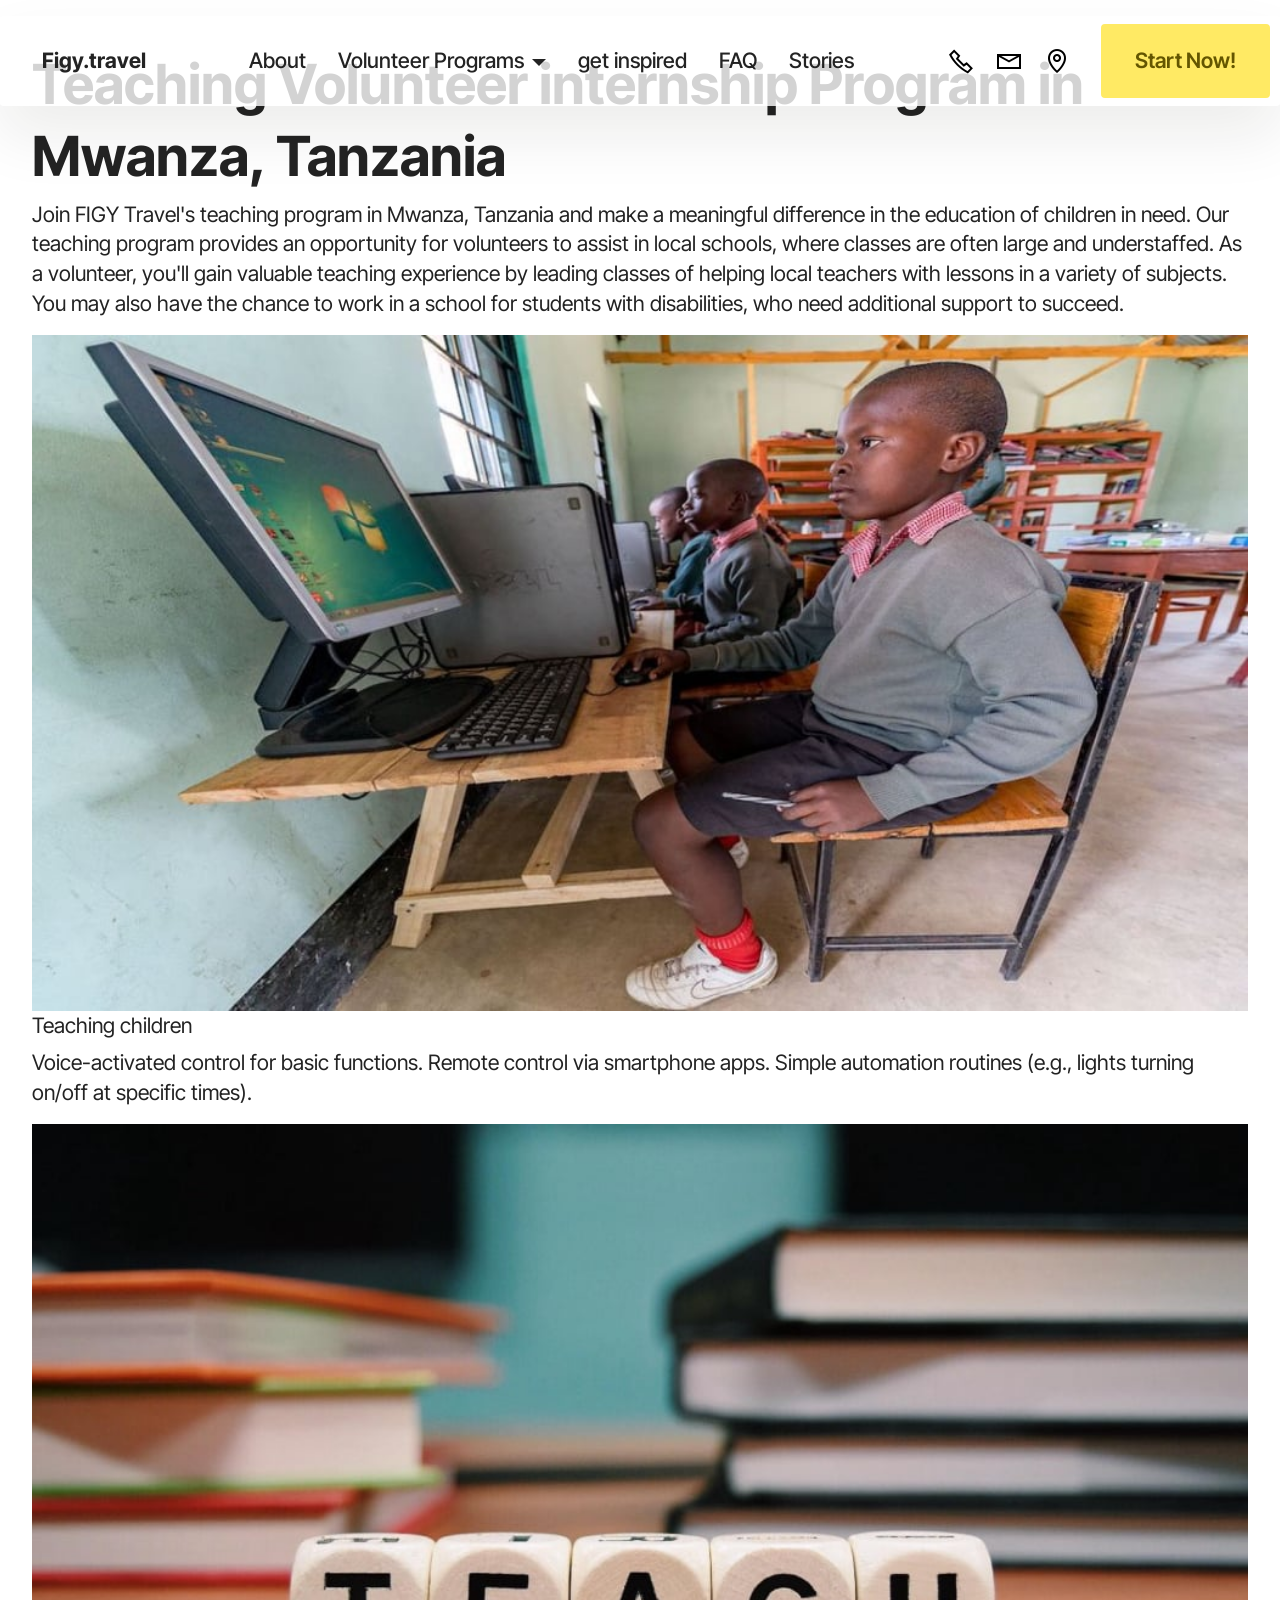
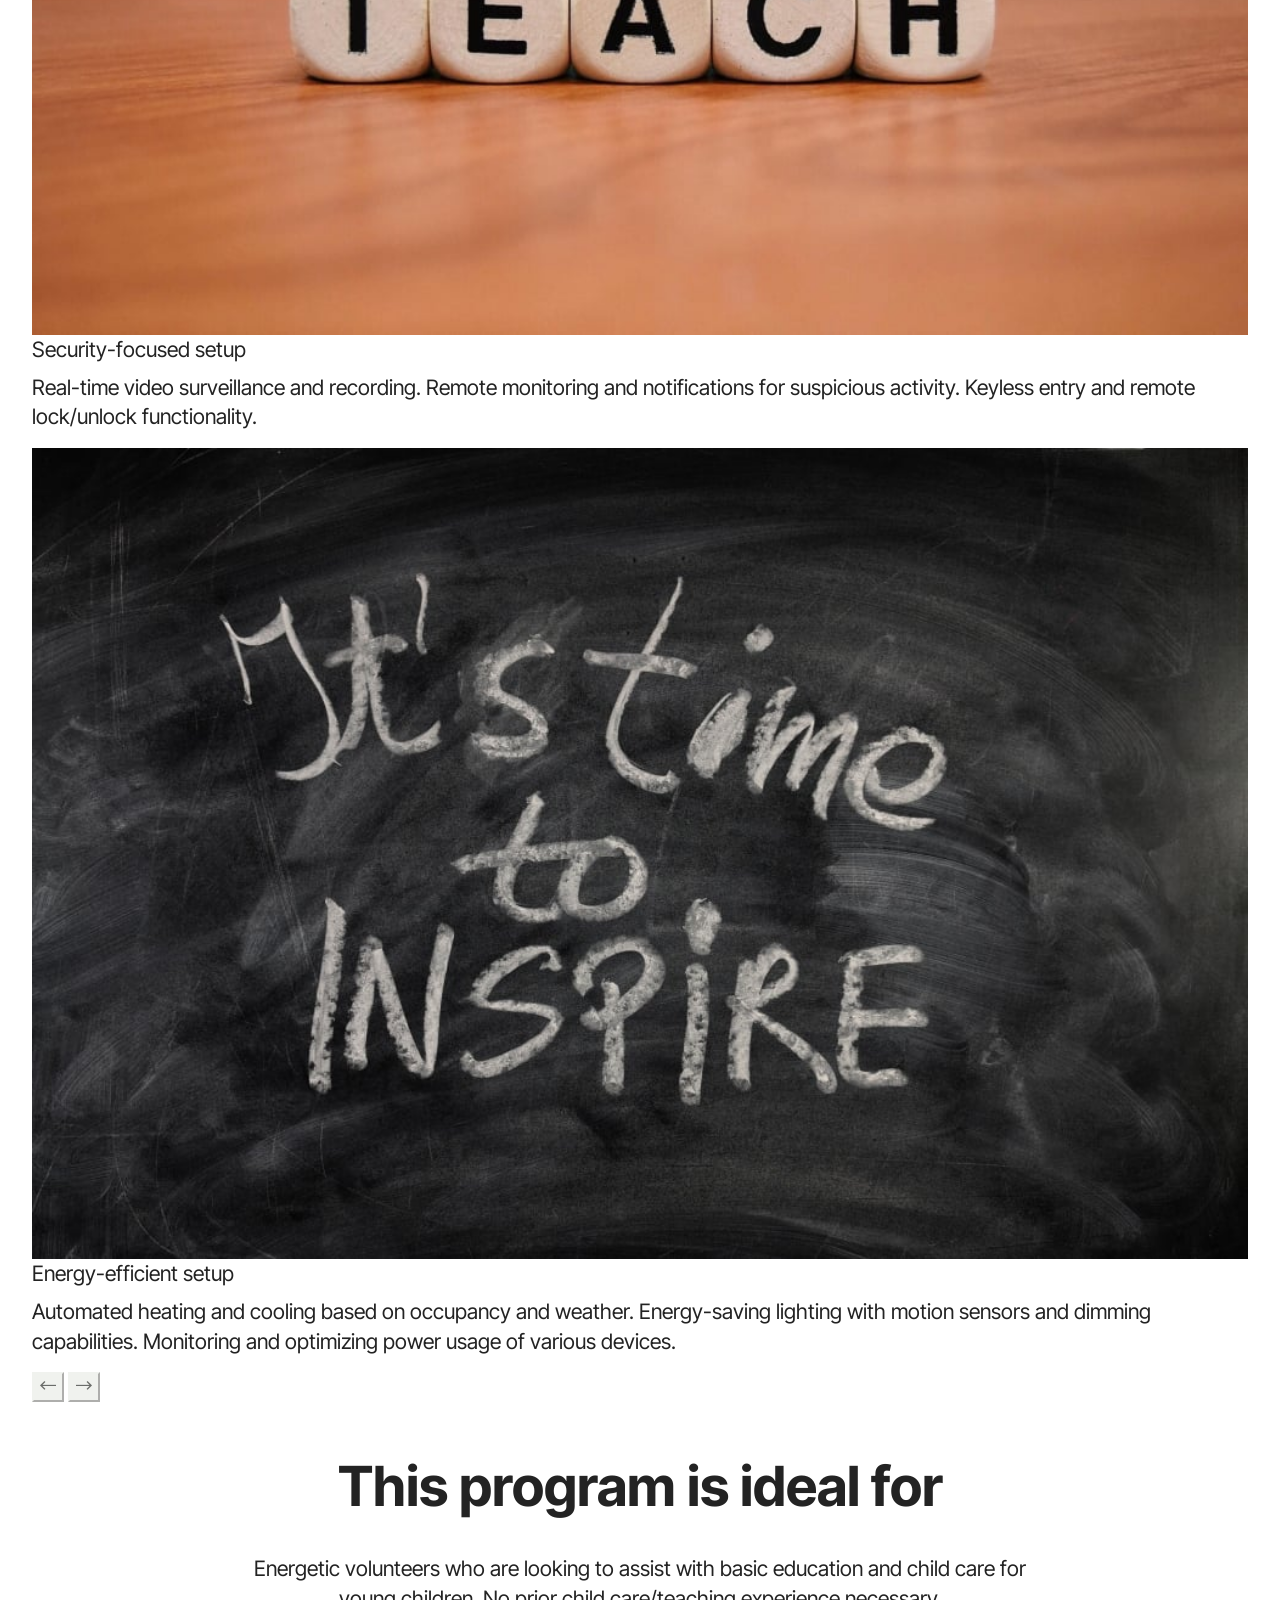
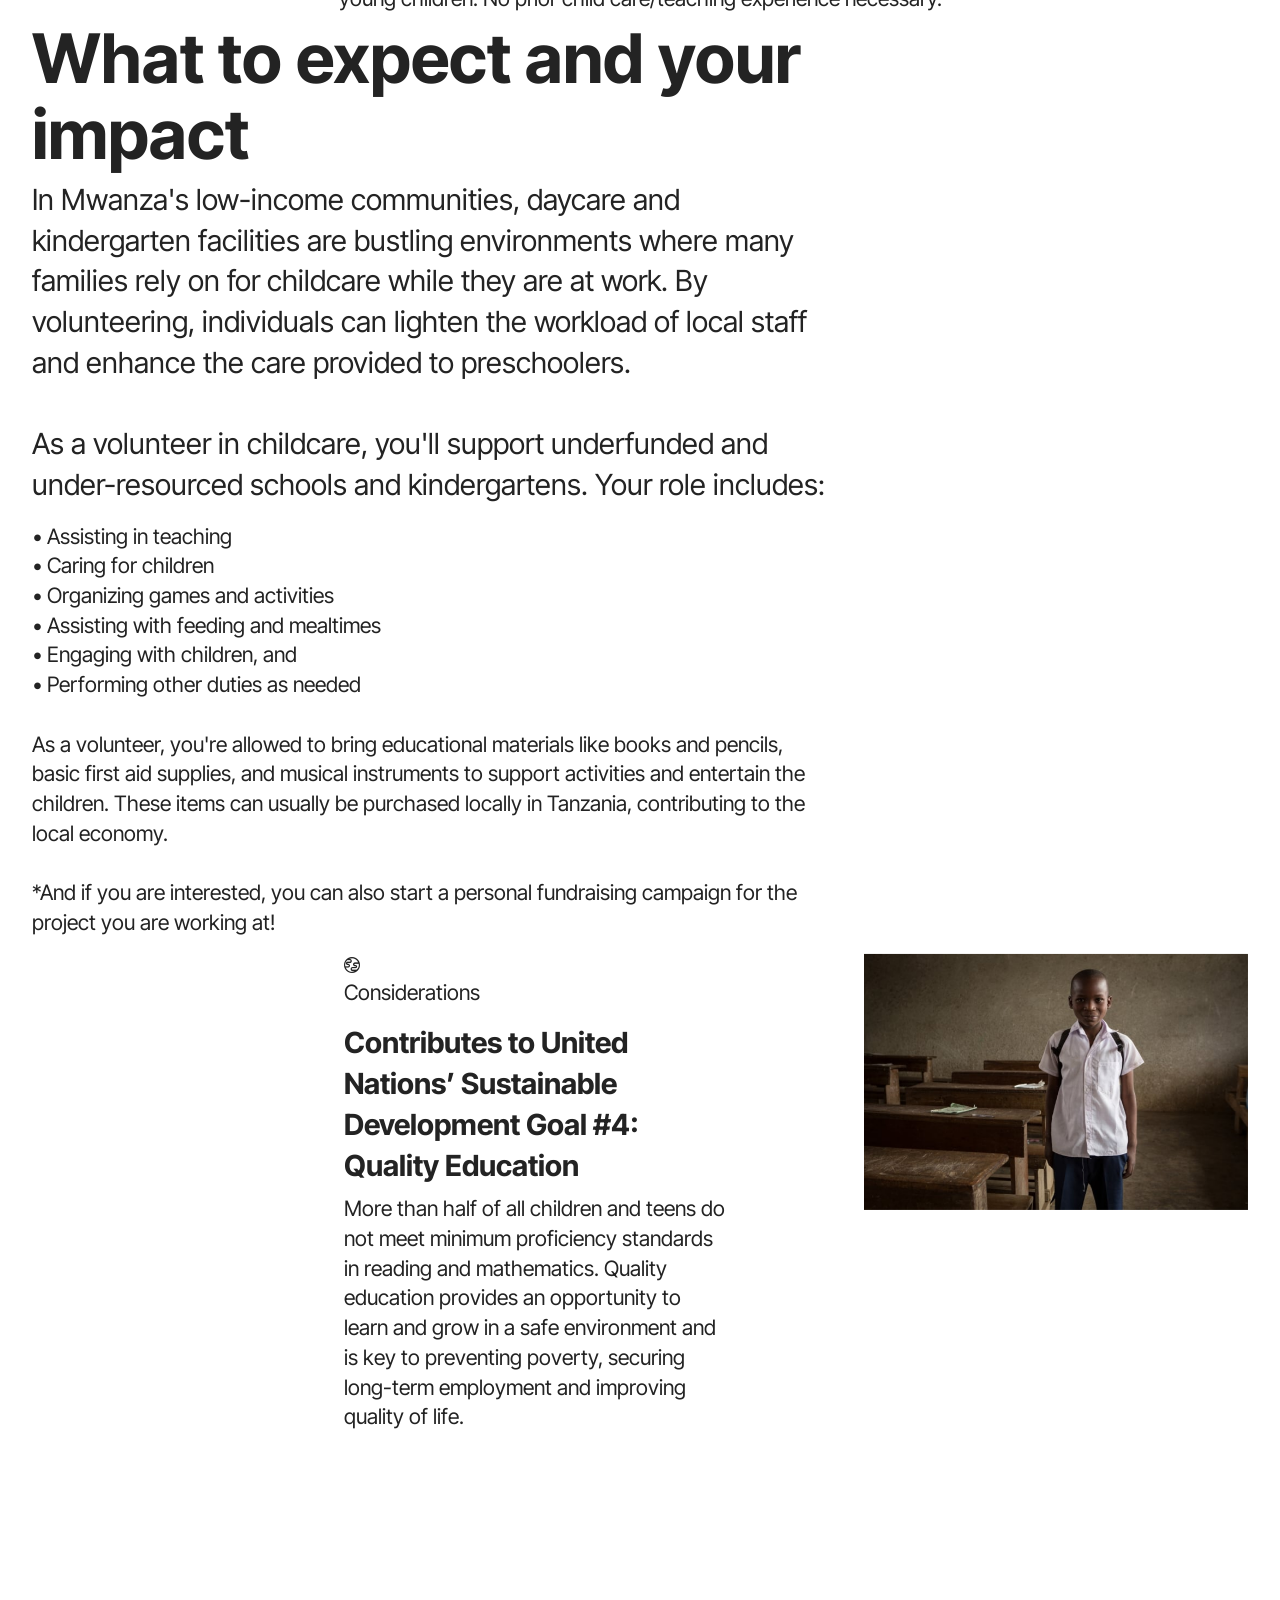
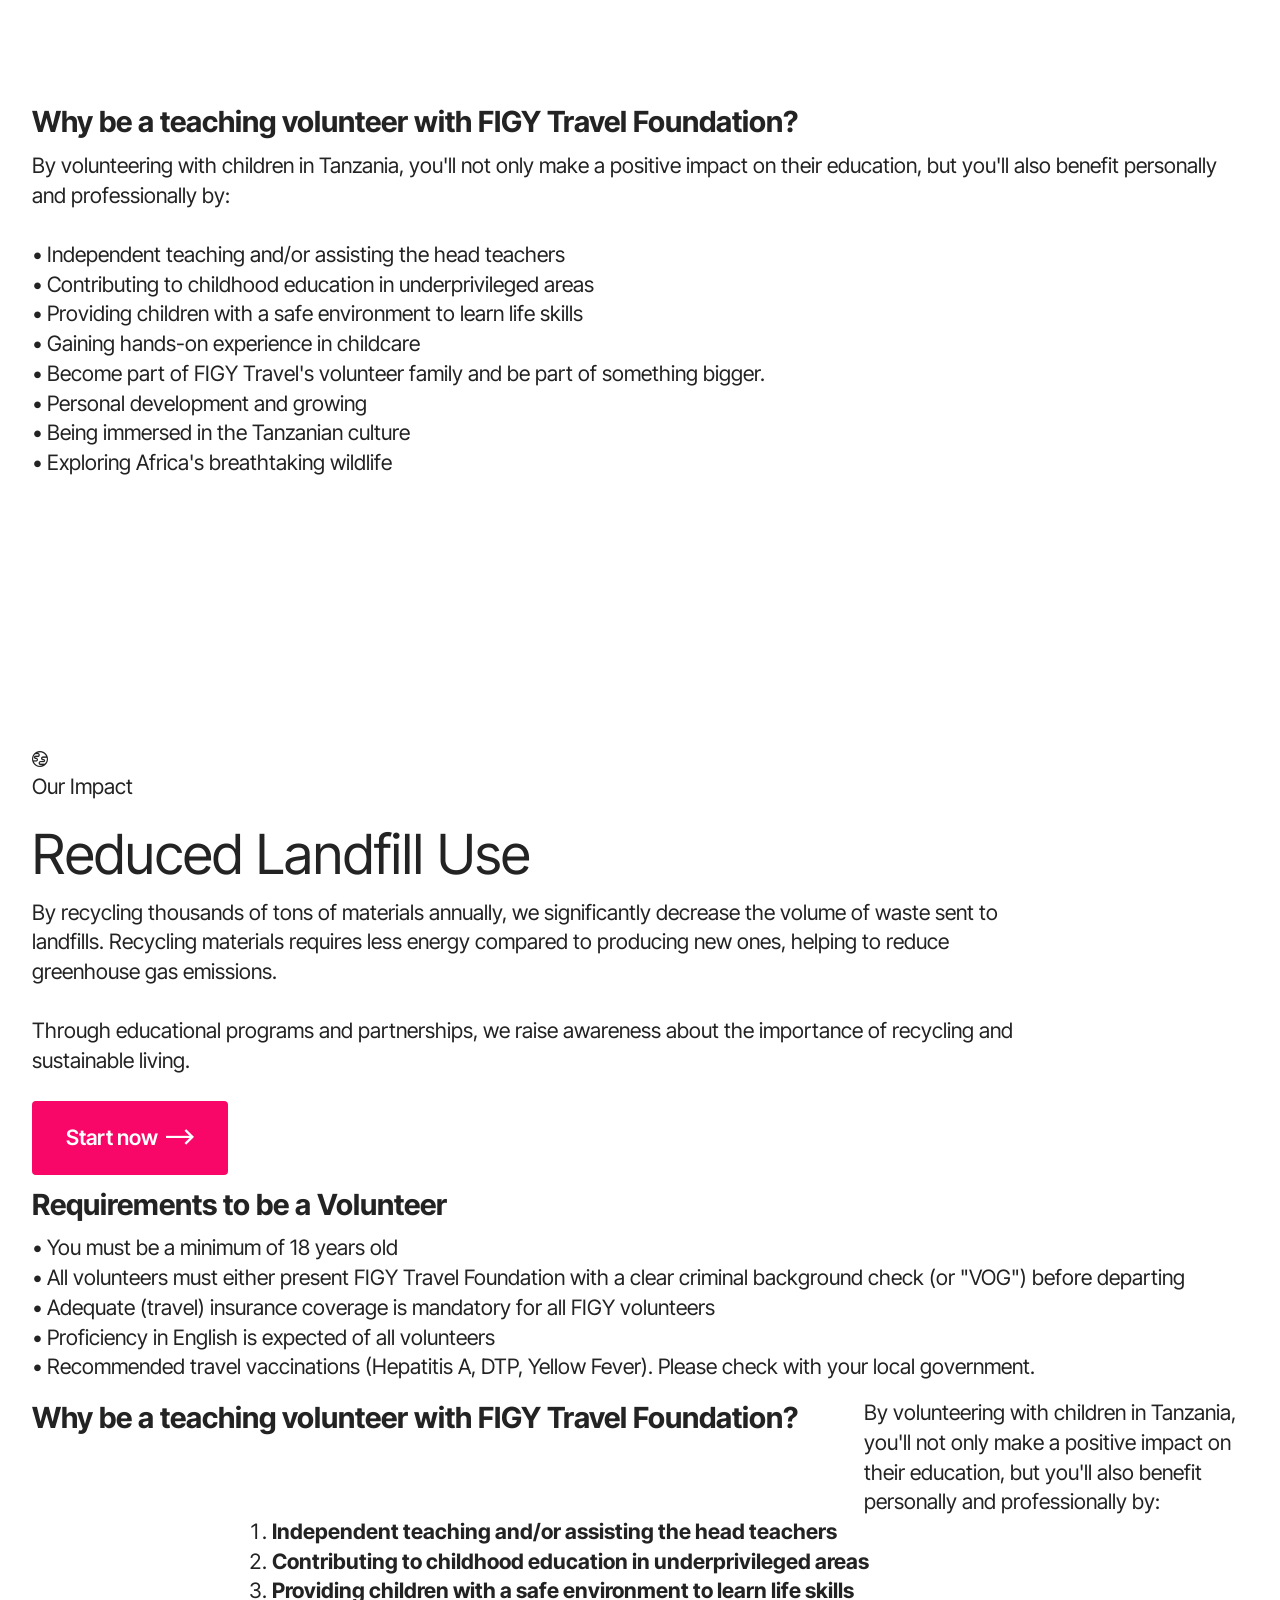
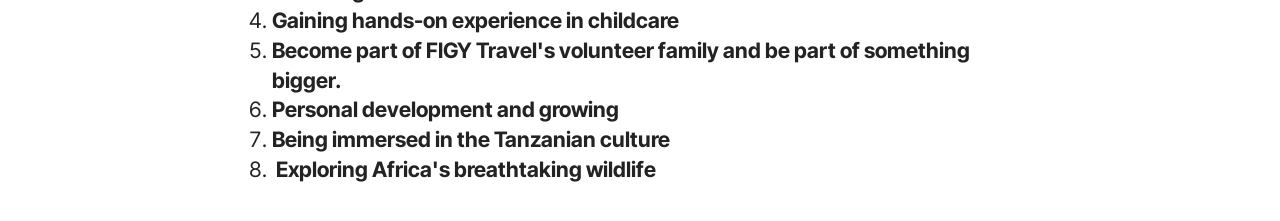
<file: Tanzania-volunteer-internship-teaching.html>
<!DOCTYPE html>
<html  >
<head>
  
  <meta charset="UTF-8">
  <meta http-equiv="X-UA-Compatible" content="IE=edge">
  
  <meta name="viewport" content="width=device-width, initial-scale=1, minimum-scale=1">
  <link rel="shortcut icon" href="assets/images/logo-figy-travel-volunteers-1-500x111.png" type="image/x-icon">
  <meta name="description" content="">
  
  
  <title>Tanzania-volunteer-internship-teaching</title>
  <link rel="stylesheet" href="assets/web/assets/mobirise-icons2/mobirise2.css">
  <link rel="stylesheet" href="assets/bootstrap/css/bootstrap.min.css">
  <link rel="stylesheet" href="assets/bootstrap/css/bootstrap-grid.min.css">
  <link rel="stylesheet" href="assets/bootstrap/css/bootstrap-reboot.min.css">
  <link rel="stylesheet" href="assets/animatecss/animate.css">
  <link rel="stylesheet" href="assets/dropdown/css/style.css">
  <link rel="stylesheet" href="assets/theme/css/style.css">
  <link rel="preload" href="https://fonts.googleapis.com/css?family=Inter+Tight:100,200,300,400,500,600,700,800,900,100i,200i,300i,400i,500i,600i,700i,800i,900i&display=swap" as="style" onload="this.onload=null;this.rel='stylesheet'">
  <noscript><link rel="stylesheet" href="https://fonts.googleapis.com/css?family=Inter+Tight:100,200,300,400,500,600,700,800,900,100i,200i,300i,400i,500i,600i,700i,800i,900i&display=swap"></noscript>
  <link rel="preload" as="style" href="assets/mobirise/css/mbr-additional.css?v=0rHyct"><link rel="stylesheet" href="assets/mobirise/css/mbr-additional.css?v=0rHyct" type="text/css">

  
  
  
</head>
<body>
  
  <section data-bs-version="5.1" class="menu menu2 cid-uGUkbNK72V" once="menu" id="menu02-2t">
	

	<nav class="navbar navbar-dropdown navbar-expand-lg">
		<div class="container">
			<div class="navbar-brand">
				
				<span class="navbar-caption-wrap"><a class="navbar-caption text-black display-4" href="#">Figy.travel</a></span>
			</div>
			<button class="navbar-toggler" type="button" data-toggle="collapse" data-bs-toggle="collapse" data-target="#navbarSupportedContent" data-bs-target="#navbarSupportedContent" aria-controls="navbarNavAltMarkup" aria-expanded="false" aria-label="Toggle navigation">
				<div class="hamburger">
					<span></span>
					<span></span>
					<span></span>
					<span></span>
				</div>
			</button>
			<div class="collapse navbar-collapse" id="navbarSupportedContent">
				<ul class="navbar-nav nav-dropdown" data-app-modern-menu="true"><li class="nav-item">
						<a class="nav-link link text-black display-4" href="#">About</a>
					</li>
					<li class="nav-item dropdown">
						<a class="nav-link link text-black dropdown-toggle display-4" href="#" aria-expanded="false" data-toggle="dropdown-submenu" data-bs-toggle="dropdown" data-bs-auto-close="outside">Volunteer Programs</a><div class="dropdown-menu" aria-labelledby="dropdown-414"><a class="text-black dropdown-item text-primary display-4" href="page2.html">Volunteer internship program Agriculture</a><a class="text-black dropdown-item text-primary display-4" href="Tanzania-volunteer-internship-teaching.html">Volunteer internship program Teaching Education</a><a class="text-black dropdown-item display-4" href="#">Volunteer internship program Healthcare</a></div>
					</li>
					<li class="nav-item">
						<a class="nav-link link text-black text-primary display-4" href="index.html#people02-k">get inspired</a>
					</li><li class="nav-item"><a class="nav-link link text-black text-primary display-4" href="index.html#list05-6">FAQ</a></li><li class="nav-item"><a class="nav-link link text-black display-4" href="#">Stories</a></li></ul>
				<div class="icons-menu">
					<a class="iconfont-wrapper" href="#">
						<span class="p-2 mbr-iconfont mobi-mbri-phone mobi-mbri"></span>
					</a>
					<a class="iconfont-wrapper" href="#">
						<span class="p-2 mbr-iconfont mobi-mbri-letter mobi-mbri"></span>
					</a>
					<a class="iconfont-wrapper" href="#">
						<span class="p-2 mbr-iconfont mobi-mbri-map-pin mobi-mbri"></span>
					</a>
					
				</div>
				<div class="navbar-buttons mbr-section-btn"><a class="btn btn-danger display-4" href="#"> Start Now!</a></div>
			</div>
		</div>
	</nav>
</section>

<section data-bs-version="5.1" class="slider02 mbr-embla progressm5 cid-uHpL0i6Kv9 mbr-fullscreen" id="slider02-2v">
    
    

    <div class="container-fluid">
        <div class="row">
            <div class="col-12">
                <div class="content-wrapper">
                    <div class="title-wrapper">
                        <div class="desc-wrapper">
                            
                        </div>
                        <h2 class="mbr-section-title mbr-fonts-style display-2"><strong>Teaching Volunteer internship Program in Mwanza, Tanzania</strong></h2>
                        <div class="text-wrapper">
                            <p class="mbr-text mbr-fonts-style display-4">
                                Join FIGY Travel's teaching program in Mwanza, Tanzania and make a meaningful difference in the education of children in need. Our teaching program provides an opportunity for volunteers to assist in local schools, where classes are often large and understaffed. As a volunteer, you'll gain valuable teaching experience by leading classes of helping local teachers with lessons in a variety of subjects. You may also have the chance to work in a school for students with disabilities, who need additional support to succeed.
                            </p>
                        </div>
                    </div>
                    <div class="slider-wrapper">
                        <div class="embla" data-skip-snaps="true" data-align="center" data-contain-scroll="trimSnaps" data-loop="true" data-auto-play-interval="4" data-draggable="true">
                            <div class="embla__viewport">
                                <div class="embla__container">
                                    <div class="embla__slide slider-image item" style="margin-left: 0rem; margin-right: 0rem;">
                                        <div class="slide-content">
                                            <div class="item-wrapper">
                                                <div class="item-img">
                                                    <img src="assets/images/volunteers-tanzania-education-classroom-1000x556.webp" alt="Volunteer Agriculture">
                                                </div>
                                                <div class="item-content">
                                                    <div class="title-wrap">
                                                        <h4 class="item-title mbr-fonts-style display-7">
                                                            Teaching children</h4>
                                                    </div>
                                                    <div class="text-wrap">
                                                        <p class="item-text mbr-fonts-style display-4">
                                                            Voice-activated control for basic functions.
                                                            Remote control via smartphone apps.
                                                            Simple automation routines (e.g., lights turning on/off at
                                                            specific times).
                                                        </p>
                                                    </div>
                                                </div>
                                            </div>
                                        </div>
                                    </div>
                                    <div class="embla__slide slider-image item" style="margin-left: 0rem; margin-right: 0rem;">
                                        <div class="slide-content">
                                            <div class="item-wrapper">
                                                <div class="item-img">
                                                    <img src="assets/images/mbr-1-1000x667.webp" alt="Volunteer teaching">
                                                </div>
                                                <div class="item-content">
                                                    <div class="title-wrap">
                                                        <h4 class="item-title mbr-fonts-style display-7">
                                                            Security-focused setup
                                                        </h4>
                                                    </div>
                                                    <div class="text-wrap">
                                                        <p class="item-text mbr-fonts-style display-4">
                                                            Real-time video surveillance and recording.
                                                            Remote monitoring and notifications for suspicious activity.
                                                            Keyless entry and remote lock/unlock functionality.
                                                        </p>
                                                    </div>
                                                </div>
                                            </div>
                                        </div>
                                    </div>
                                    <div class="embla__slide slider-image item" style="margin-left: 0rem; margin-right: 0rem;">
                                        <div class="slide-content">
                                            <div class="item-wrapper">
                                                <div class="item-img">
                                                    <img src="assets/images/mbr-2-1000x667.webp" alt="Volunteer teaching">
                                                </div>
                                                <div class="item-content">
                                                    <div class="title-wrap">
                                                        <h4 class="item-title mbr-fonts-style display-7">
                                                            Energy-efficient setup
                                                        </h4>
                                                    </div>
                                                    <div class="text-wrap">
                                                        <p class="item-text mbr-fonts-style display-4">
                                                            Automated heating and cooling based on occupancy and
                                                            weather.
                                                            Energy-saving lighting with motion sensors and dimming
                                                            capabilities.
                                                            Monitoring and optimizing power usage of various devices.
                                                        </p>
                                                    </div>
                                                </div>
                                            </div>
                                        </div>
                                    </div>
                                    
                                    
                                </div>
                            </div>
                            <button class="embla__button embla__button--prev">
                                <span class="mobi-mbri mobi-mbri-left mbr-iconfont" aria-hidden="true"></span>
                                <span class="sr-only visually-hidden visually-hidden visually-hidden">Previous</span>
                            </button>
                            <button class="embla__button embla__button--next">
                                <span class="mobi-mbri mobi-mbri-right mbr-iconfont" aria-hidden="true"></span>
                                <span class="sr-only visually-hidden visually-hidden visually-hidden">Next</span>
                            </button>
                        </div>
                    </div>
                    
                </div>
            </div>
        </div>
    </div>
</section>

<section data-bs-version="5.1" class="article11 cid-uI4UrdVPHG" id="article11-30">
    

    
    
    <div class="container-fluid">
        <div class="row justify-content-center">
            <div class="title col-md-12 col-lg-8">
                <h3 class="mbr-section-title mbr-fonts-style align-center mt-0 mb-0 display-2"><strong>This program is ideal for</strong></h3>
                <h4 class="mbr-section-subtitle align-center mbr-fonts-style mt-4 display-7">Energetic volunteers who are looking to assist with basic education and child care for young children. No prior child care/teaching experience necessary.</h4>
                
            </div>
        </div>
    </div>
</section>

<section data-bs-version="5.1" class="article03 emblemm5 cid-uI4UW6LgYI" id="article03-31">
    

    
    

    <div class="container-fluid">
        <div class="row">
            <div class="col-12 col-lg-8">
                <div class="content-wrapper">
                    <h2 class="mbr-section-title mbr-fonts-style display-1"><strong>What to expect and your impact</strong></h2>
                    <p class="mbr-text mbr-fonts-style display-5">In Mwanza's low-income communities, daycare and kindergarten facilities are bustling environments where many families rely on for childcare while they are at work. By volunteering, individuals can lighten the workload of local staff and enhance the care provided to preschoolers.
<br>
<br>As a volunteer in childcare, you'll support underfunded and under-resourced schools and kindergartens. Your role includes:</p>
                    <p class="mbr-desc mbr-fonts-style display-7">• Assisting in teaching
<br>• Caring for children
<br>• Organizing games and activities
<br>• Assisting with feeding and mealtimes
<br>• Engaging with children, and
<br>• Performing other duties as needed<br><br>As a volunteer, you're allowed to bring educational materials like books and pencils, basic first aid supplies, and musical instruments to support activities and entertain the children. These items can usually be purchased locally in Tanzania, contributing to the local economy.
<br>
<br>*And if you are interested, you can also start a personal fundraising campaign for the project you are working at!<br></p>
                    
                </div>
            </div>
        </div>
    </div>
</section>

<section data-bs-version="5.1" class="article06 recyclem5 cid-uI4X7UYAqu" id="article06-33">
    

    
    

    <div class="container-fluid">
        <div class="row flex-row-reverse">
            <div class="col-12 col-lg-4">
                <div class="image-wrapper">
                    <img src="assets/images/mbr-703x469.webp" alt="" title="">
                </div>
            </div>
            <div class="col-12 col-lg-1"></div>
            <div class="col-12 col-lg-4">
                <div class="content-wrapper">
                    <div class="label-wrapper">
                        <div class="label-wrap">
                            <span class="mbr-iconfont mobi-mbri-globe mobi-mbri"></span>
                            <p class="mbr-label mbr-fonts-style display-4">
                                Considerations
                            </p>
                        </div>
                    </div>
                    <h2 class="mbr-section-title mbr-fonts-style display-5"><strong>Contributes to United Nations’ Sustainable Development Goal #4: Quality Education</strong></h2>
                    <p class="mbr-text mbr-fonts-style display-4">
                        More than half of all children and teens do not meet minimum proficiency standards in reading and mathematics. Quality education provides an opportunity to learn and grow in a safe environment and is key to preventing poverty, securing long-term employment and improving quality of life.
                    </p>
                    
                </div>
            </div>
            <div class="col-12 col-lg-1"></div>
        </div>
    </div>
</section>

<section data-bs-version="5.1" class="article02 valuem5 cid-uI4Z9EAOt6 mbr-fullscreen" id="article02-34">
    

    
    

    <div class="container">
        <div class="row">
            <div class="col-12">
                <div class="content-wrapper">
                    
                    <h2 class="mbr-section-title mbr-fonts-style display-5"><strong>Why be a teaching volunteer with FIGY Travel Foundation?</strong></h2>
                    <div class="text-wrap">
                        <p class="mbr-text mbr-fonts-style display-4">By volunteering with children in Tanzania, you'll not only make a positive impact on their education, but you'll also benefit personally and professionally by:
<br>
<br>• Independent teaching and/or assisting the head teachers
<br>• Contributing to childhood education in underprivileged areas
<br>• Providing children with a safe environment to learn life skills
<br>• Gaining hands-on experience in childcare
<br>• Become part of FIGY Travel's volunteer family and be part of something bigger.
<br>• Personal development and growing
<br>• Being immersed in the Tanzanian culture
<br>• Exploring Africa's breathtaking wildlife</p>
                    </div>
                </div>
            </div>
        </div>
    </div>
</section>

<section data-bs-version="5.1" class="article05 recyclem5 cid-uI9BdERRlj" id="article05-39">
    

    
    

    <div class="container-fluid">
        <div class="row">
            <div class="col-12 col-lg-10">
                <div class="content-wrapper">
                    <div class="label-wrapper">
                        <div class="label-wrap">
                            <span class="mbr-iconfont mobi-mbri-globe mobi-mbri"></span>
                            <p class="mbr-label mbr-fonts-style display-4">
                                Our Impact
                            </p>
                        </div>
                    </div>
                    <h2 class="mbr-section-title mbr-fonts-style display-2">
                        Reduced Landfill Use
                    </h2>
                    <div class="text-wrapper">
                        <p class="mbr-text mbr-fonts-style display-4">
                            By recycling thousands of tons of materials annually, we significantly decrease the volume of
                            waste sent to landfills. Recycling materials requires less energy compared to producing new
                            ones, helping to reduce greenhouse gas emissions. <br><br>
                            Through educational programs and partnerships, we raise awareness about the importance of
                            recycling and sustainable living.
                        </p>
                    </div>
                    <div class="mbr-section-btn">
                        <a class="btn btn-secondary display-4" href="#">
                            <span class="mobi-mbri mobi-mbri-right mbr-iconfont mbr-iconfont-btn"></span>
                            Start now
                        </a>
                    </div>
                </div>
            </div>
        </div>
    </div>
</section>

<section data-bs-version="5.1" class="article02 valuem5 cid-uI4ZaqEA4A" id="article02-35">
    

    
    

    <div class="container">
        <div class="row">
            <div class="col-12">
                <div class="content-wrapper">
                    
                    <h2 class="mbr-section-title mbr-fonts-style display-5"><strong>Requirements to be a Volunteer</strong></h2>
                    <div class="text-wrap">
                        <p class="mbr-text mbr-fonts-style display-7">• You must be a minimum of 18 years old
<br>• All volunteers must either present FIGY Travel Foundation with a clear criminal background check (or "VOG") before departing
<br>• Adequate (travel) insurance coverage is mandatory for all FIGY volunteers
<br>• Proficiency in English is expected of all volunteers
<br>• Recommended travel vaccinations  (Hepatitis A, DTP, Yellow Fever). Please check with your local government.</p>
                    </div>
                </div>
            </div>
        </div>
    </div>
</section>

<section data-bs-version="5.1" class="article15 cid-uI8HjcQKQ1" id="article15-37">
    
    <div class="container">
        <div class="row justify-content-center">
            <div class="col-12 col-md">
                
                <h6 class="mbr-section-subtitle mbr-fonts-style mt-0 mb-4 display-5"><strong>Why be a teaching volunteer with FIGY Travel Foundation?</strong></h6>
            </div>
            <div class="col-md-12 col-lg-4">
              <p class="mbr-text mbr-fonts-style mt-0 mb-0 display-7">By volunteering with children in Tanzania, you'll not only make a positive impact on their education, but you'll also benefit personally and professionally by:</p>
            </div>
        </div>
    </div>
</section>

<section data-bs-version="5.1" class="article17 cid-uI8Hkcuwo5" id="article17-38">
  

  <div class="container">
    <div class="row justify-content-center">
      <div class="counter-container col-md-12 col-lg-8">
        
        <div class="mbr-text mbr-fonts-style display-7">
          <ol>
            <li><strong>Independent teaching and/or assisting the head teachers
</strong></li><li><strong>Contributing to childhood education in underprivileged areas
</strong></li><li><strong>Providing children with a safe environment to learn life skills
</strong></li><li><strong>Gaining hands-on experience in childcare
</strong></li><li><strong>Become part of FIGY Travel's volunteer family and be part of something bigger.
</strong></li><li><strong>Personal development and growing
</strong></li><li><strong>Being immersed in the Tanzanian culture
</strong></li><li><strong>&nbsp;Exploring Africa's breathtaking wildlife</strong></li>
          </ol>
          <ol>
          </ol>
        </div>
      </div>
    </div>
  </div>
</section>


<script src="assets/bootstrap/js/bootstrap.bundle.min.js"></script>
  <script src="assets/smoothscroll/smooth-scroll.js"></script>
  <script src="assets/ytplayer/index.js"></script>
  <script src="assets/dropdown/js/navbar-dropdown.js"></script>
  <script src="assets/embla/embla.min.js"></script>
  <script src="assets/embla/script.js"></script>
  <script src="assets/theme/js/script.js"></script>
  
  
  
 <div id="scrollToTop" class="scrollToTop mbr-arrow-up"><a style="text-align: center;"><i class="mbr-arrow-up-icon mbr-arrow-up-icon-cm cm-icon cm-icon-smallarrow-up"></i></a></div>
    <input name="animation" type="hidden">
  </body>
</html>
</file>
<file: assets/web/assets/mobirise-icons2/mobirise2.css>
@font-face {
  font-family: 'Moririse2';
  font-display: swap;
  src:  url('mobirise2.eot?f2bix4');
  src:  url('mobirise2.eot?f2bix4#iefix') format('embedded-opentype'),
    url('mobirise2.ttf?f2bix4') format('truetype'),
    url('mobirise2.woff?f2bix4') format('woff'),
    url('mobirise2.svg?f2bix4#mobirise2') format('svg');
  font-weight: normal;
  font-style: normal;
}

[class^="mobi-"], [class*=" mobi-"] {
  /* use !important to prevent issues with browser extensions that change fonts */
  font-family: 'Moririse2' !important;
  speak: none;
  font-style: normal;
  font-weight: normal;
  font-variant: normal;
  text-transform: none;
  line-height: 1;

  /* Better Font Rendering =========== */
  -webkit-font-smoothing: antialiased;
  -moz-osx-font-smoothing: grayscale;
}

.mobi-mbri-add-submenu:before {
  content: "\e900";
}
.mobi-mbri-alert:before {
  content: "\e901";
}
.mobi-mbri-align-center:before {
  content: "\e902";
}
.mobi-mbri-align-justify:before {
  content: "\e903";
}
.mobi-mbri-align-left:before {
  content: "\e904";
}
.mobi-mbri-align-right:before {
  content: "\e905";
}
.mobi-mbri-android:before {
  content: "\e906";
}
.mobi-mbri-apple:before {
  content: "\e907";
}
.mobi-mbri-arrow-down:before {
  content: "\e908";
}
.mobi-mbri-arrow-next:before {
  content: "\e909";
}
.mobi-mbri-arrow-prev:before {
  content: "\e90a";
}
.mobi-mbri-arrow-up:before {
  content: "\e90b";
}
.mobi-mbri-bold:before {
  content: "\e90c";
}
.mobi-mbri-bookmark:before {
  content: "\e90d";
}
.mobi-mbri-bootstrap:before {
  content: "\e90e";
}
.mobi-mbri-briefcase:before {
  content: "\e90f";
}
.mobi-mbri-browse:before {
  content: "\e910";
}
.mobi-mbri-bulleted-list:before {
  content: "\e911";
}
.mobi-mbri-calendar:before {
  content: "\e912";
}
.mobi-mbri-camera:before {
  content: "\e913";
}
.mobi-mbri-cart-add:before {
  content: "\e914";
}
.mobi-mbri-cart-full:before {
  content: "\e915";
}
.mobi-mbri-cash:before {
  content: "\e916";
}
.mobi-mbri-change-style:before {
  content: "\e917";
}
.mobi-mbri-chat:before {
  content: "\e918";
}
.mobi-mbri-clock:before {
  content: "\e919";
}
.mobi-mbri-close:before {
  content: "\e91a";
}
.mobi-mbri-cloud:before {
  content: "\e91b";
}
.mobi-mbri-code:before {
  content: "\e91c";
}
.mobi-mbri-contact-form:before {
  content: "\e91d";
}
.mobi-mbri-credit-card:before {
  content: "\e91e";
}
.mobi-mbri-cursor-click:before {
  content: "\e91f";
}
.mobi-mbri-cust-feedback:before {
  content: "\e920";
}
.mobi-mbri-database:before {
  content: "\e921";
}
.mobi-mbri-delivery:before {
  content: "\e922";
}
.mobi-mbri-desktop:before {
  content: "\e923";
}
.mobi-mbri-devices:before {
  content: "\e924";
}
.mobi-mbri-down:before {
  content: "\e925";
}
.mobi-mbri-download-2:before {
  content: "\e926";
}
.mobi-mbri-download:before {
  content: "\e927";
}
.mobi-mbri-drag-n-drop-2:before {
  content: "\e928";
}
.mobi-mbri-drag-n-drop:before {
  content: "\e929";
}
.mobi-mbri-edit-2:before {
  content: "\e92a";
}
.mobi-mbri-edit:before {
  content: "\e92b";
}
.mobi-mbri-error:before {
  content: "\e92c";
}
.mobi-mbri-extension:before {
  content: "\e92d";
}
.mobi-mbri-features:before {
  content: "\e92e";
}
.mobi-mbri-file:before {
  content: "\e92f";
}
.mobi-mbri-flag:before {
  content: "\e930";
}
.mobi-mbri-folder:before {
  content: "\e931";
}
.mobi-mbri-gift:before {
  content: "\e932";
}
.mobi-mbri-github:before {
  content: "\e933";
}
.mobi-mbri-globe-2:before {
  content: "\e934";
}
.mobi-mbri-globe:before {
  content: "\e935";
}
.mobi-mbri-growing-chart:before {
  content: "\e936";
}
.mobi-mbri-hearth:before {
  content: "\e937";
}
.mobi-mbri-help:before {
  content: "\e938";
}
.mobi-mbri-home:before {
  content: "\e939";
}
.mobi-mbri-hot-cup:before {
  content: "\e93a";
}
.mobi-mbri-idea:before {
  content: "\e93b";
}
.mobi-mbri-image-gallery:before {
  content: "\e93c";
}
.mobi-mbri-image-slider:before {
  content: "\e93d";
}
.mobi-mbri-info:before {
  content: "\e93e";
}
.mobi-mbri-italic:before {
  content: "\e93f";
}
.mobi-mbri-key:before {
  content: "\e940";
}
.mobi-mbri-laptop:before {
  content: "\e941";
}
.mobi-mbri-layers:before {
  content: "\e942";
}
.mobi-mbri-left-right:before {
  content: "\e943";
}
.mobi-mbri-left:before {
  content: "\e944";
}
.mobi-mbri-letter:before {
  content: "\e945";
}
.mobi-mbri-like:before {
  content: "\e946";
}
.mobi-mbri-link:before {
  content: "\e947";
}
.mobi-mbri-lock:before {
  content: "\e948";
}
.mobi-mbri-login:before {
  content: "\e949";
}
.mobi-mbri-logout:before {
  content: "\e94a";
}
.mobi-mbri-magic-stick:before {
  content: "\e94b";
}
.mobi-mbri-map-pin:before {
  content: "\e94c";
}
.mobi-mbri-menu:before {
  content: "\e94d";
}
.mobi-mbri-mobile-2:before {
  content: "\e94e";
}
.mobi-mbri-mobile-horizontal:before {
  content: "\e94f";
}
.mobi-mbri-mobile:before {
  content: "\e950";
}
.mobi-mbri-mobirise:before {
  content: "\e951";
}
.mobi-mbri-more-horizontal:before {
  content: "\e952";
}
.mobi-mbri-more-vertical:before {
  content: "\e953";
}
.mobi-mbri-music:before {
  content: "\e954";
}
.mobi-mbri-new-file:before {
  content: "\e955";
}
.mobi-mbri-numbered-list:before {
  content: "\e956";
}
.mobi-mbri-opened-folder:before {
  content: "\e957";
}
.mobi-mbri-pages:before {
  content: "\e958";
}
.mobi-mbri-paper-plane:before {
  content: "\e959";
}
.mobi-mbri-paperclip:before {
  content: "\e95a";
}
.mobi-mbri-phone:before {
  content: "\e95b";
}
.mobi-mbri-photo:before {
  content: "\e95c";
}
.mobi-mbri-photos:before {
  content: "\e95d";
}
.mobi-mbri-pin:before {
  content: "\e95e";
}
.mobi-mbri-play:before {
  content: "\e95f";
}
.mobi-mbri-plus:before {
  content: "\e960";
}
.mobi-mbri-preview:before {
  content: "\e961";
}
.mobi-mbri-print:before {
  content: "\e962";
}
.mobi-mbri-protect:before {
  content: "\e963";
}
.mobi-mbri-question:before {
  content: "\e964";
}
.mobi-mbri-quote-left:before {
  content: "\e965";
}
.mobi-mbri-quote-right:before {
  content: "\e966";
}
.mobi-mbri-redo:before {
  content: "\e967";
}
.mobi-mbri-refresh:before {
  content: "\e968";
}
.mobi-mbri-responsive-2:before {
  content: "\e969";
}
.mobi-mbri-responsive:before {
  content: "\e96a";
}
.mobi-mbri-right:before {
  content: "\e96b";
}
.mobi-mbri-rocket:before {
  content: "\e96c";
}
.mobi-mbri-sad-face:before {
  content: "\e96d";
}
.mobi-mbri-sale:before {
  content: "\e96e";
}
.mobi-mbri-save:before {
  content: "\e96f";
}
.mobi-mbri-search:before {
  content: "\e970";
}
.mobi-mbri-setting-2:before {
  content: "\e971";
}
.mobi-mbri-setting-3:before {
  content: "\e972";
}
.mobi-mbri-setting:before {
  content: "\e973";
}
.mobi-mbri-share:before {
  content: "\e974";
}
.mobi-mbri-shopping-bag:before {
  content: "\e975";
}
.mobi-mbri-shopping-basket:before {
  content: "\e976";
}
.mobi-mbri-shopping-cart:before {
  content: "\e977";
}
.mobi-mbri-sites:before {
  content: "\e978";
}
.mobi-mbri-smile-face:before {
  content: "\e979";
}
.mobi-mbri-speed:before {
  content: "\e97a";
}
.mobi-mbri-star:before {
  content: "\e97b";
}
.mobi-mbri-success:before {
  content: "\e97c";
}
.mobi-mbri-sun:before {
  content: "\e97d";
}
.mobi-mbri-sun2:before {
  content: "\e97e";
}
.mobi-mbri-tablet-vertical:before {
  content: "\e97f";
}
.mobi-mbri-tablet:before {
  content: "\e980";
}
.mobi-mbri-target:before {
  content: "\e981";
}
.mobi-mbri-timer:before {
  content: "\e982";
}
.mobi-mbri-to-ftp:before {
  content: "\e983";
}
.mobi-mbri-to-local-drive:before {
  content: "\e984";
}
.mobi-mbri-touch-swipe:before {
  content: "\e985";
}
.mobi-mbri-touch:before {
  content: "\e986";
}
.mobi-mbri-trash:before {
  content: "\e987";
}
.mobi-mbri-underline:before {
  content: "\e988";
}
.mobi-mbri-undo:before {
  content: "\e989";
}
.mobi-mbri-unlink:before {
  content: "\e98a";
}
.mobi-mbri-unlock:before {
  content: "\e98b";
}
.mobi-mbri-up-down:before {
  content: "\e98c";
}
.mobi-mbri-up:before {
  content: "\e98d";
}
.mobi-mbri-update:before {
  content: "\e98e";
}
.mobi-mbri-upload-2:before {
  content: "\e98f";
}
.mobi-mbri-upload:before {
  content: "\e990";
}
.mobi-mbri-user-2:before {
  content: "\e991";
}
.mobi-mbri-user:before {
  content: "\e992";
}
.mobi-mbri-users:before {
  content: "\e993";
}
.mobi-mbri-video-play:before {
  content: "\e994";
}
.mobi-mbri-video:before {
  content: "\e995";
}
.mobi-mbri-watch:before {
  content: "\e996";
}
.mobi-mbri-website-theme-2:before {
  content: "\e997";
}
.mobi-mbri-website-theme:before {
  content: "\e998";
}
.mobi-mbri-wifi:before {
  content: "\e999";
}
.mobi-mbri-windows:before {
  content: "\e99a";
}
.mobi-mbri-zoom-in:before {
  content: "\e99b";
}
.mobi-mbri-zoom-out:before {
  content: "\e99c";
}
</file>
<file: assets/dropdown/css/style.css>
.navbar-dropdown {
  left: 0;
  padding: 0;
  position: absolute;
  right: 0;
  top: 0;
  transition: all 0.45s ease;
  z-index: 1030;
  background: #282828; }
  .navbar-dropdown .navbar-logo {
    margin-right: 0.8rem;
    transition: margin 0.3s ease-in-out;
    vertical-align: middle; }
    .navbar-dropdown .navbar-logo img {
      height: 3.125rem;
      transition: all 0.3s ease-in-out; }
    .navbar-dropdown .navbar-logo.mbr-iconfont {
      font-size: 3.125rem;
      line-height: 3.125rem; }
  .navbar-dropdown .navbar-caption {
    font-weight: 700;
    white-space: normal;
    vertical-align: -4px;
    line-height: 3.125rem !important; }
    .navbar-dropdown .navbar-caption, .navbar-dropdown .navbar-caption:hover {
      color: inherit;
      text-decoration: none; }
  .navbar-dropdown .mbr-iconfont + .navbar-caption {
    vertical-align: -1px; }
  .navbar-dropdown.navbar-fixed-top {
    position: fixed; }
  .navbar-dropdown .navbar-brand span {
    vertical-align: -4px; }
  .navbar-dropdown.bg-color.transparent {
    background: none; }
  .navbar-dropdown.navbar-short .navbar-brand {
    padding: 0.625rem 0; }
    .navbar-dropdown.navbar-short .navbar-brand span {
      vertical-align: -1px; }
  .navbar-dropdown.navbar-short .navbar-caption {
    line-height: 2.375rem !important;
    vertical-align: -2px; }
  .navbar-dropdown.navbar-short .navbar-logo {
    margin-right: 0.5rem; }
    .navbar-dropdown.navbar-short .navbar-logo img {
      height: 2.375rem; }
    .navbar-dropdown.navbar-short .navbar-logo.mbr-iconfont {
      font-size: 2.375rem;
      line-height: 2.375rem; }
  .navbar-dropdown.navbar-short .mbr-table-cell {
    height: 3.625rem; }
  .navbar-dropdown .navbar-close {
    left: 0.6875rem;
    position: fixed;
    top: 0.75rem;
    z-index: 1000; }
  .navbar-dropdown .hamburger-icon {
    content: "";
    display: inline-block;
    vertical-align: middle;
    width: 16px;
    -webkit-box-shadow: 0 -6px 0 1px #282828,0 0 0 1px #282828,0 6px 0 1px #282828;
    -moz-box-shadow: 0 -6px 0 1px #282828,0 0 0 1px #282828,0 6px 0 1px #282828;
    box-shadow: 0 -6px 0 1px #282828,0 0 0 1px #282828,0 6px 0 1px #282828; }

.dropdown-menu .dropdown-toggle[data-toggle="dropdown-submenu"]::after {
  border-bottom: 0.35em solid transparent;
  border-left: 0.35em solid;
  border-right: 0;
  border-top: 0.35em solid transparent;
  margin-left: 0.3rem; }

.dropdown-menu .dropdown-item:focus {
  outline: 0; }

.nav-dropdown {
  font-size: 0.75rem;
  font-weight: 500;
  height: auto !important; }
  .nav-dropdown .nav-btn {
    padding-left: 1rem; }
  .nav-dropdown .link {
    margin: .667em 1.667em;
    font-weight: 500;
    padding: 0;
    transition: color .2s ease-in-out; }
    .nav-dropdown .link.dropdown-toggle {
      margin-right: 2.583em; }
      .nav-dropdown .link.dropdown-toggle::after {
        margin-left: .25rem;
        border-top: 0.35em solid;
        border-right: 0.35em solid transparent;
        border-left: 0.35em solid transparent;
        border-bottom: 0; }
      .nav-dropdown .link.dropdown-toggle[aria-expanded="true"] {
        margin: 0;
        padding: 0.667em 3.263em  0.667em 1.667em; }
  .nav-dropdown .link::after,
  .nav-dropdown .dropdown-item::after {
    color: inherit; }
  .nav-dropdown .btn {
    font-size: 0.75rem;
    font-weight: 700;
    letter-spacing: 0;
    margin-bottom: 0;
    padding-left: 1.25rem;
    padding-right: 1.25rem; }
  .nav-dropdown .dropdown-menu {
    border-radius: 0;
    border: 0;
    left: 0;
    margin: 0;
    padding-bottom: 1.25rem;
    padding-top: 1.25rem;
    position: relative; }
  .nav-dropdown .dropdown-submenu {
    margin-left: 0.125rem;
    top: 0; }
  .nav-dropdown .dropdown-item {
    font-weight: 500;
    line-height: 2;
    padding: 0.3846em 4.615em 0.3846em 1.5385em;
    position: relative;
    transition: color .2s ease-in-out, background-color .2s ease-in-out; }
    .nav-dropdown .dropdown-item::after {
      margin-top: -0.3077em;
      position: absolute;
      right: 1.1538em;
      top: 50%; }
    .nav-dropdown .dropdown-item:focus, .nav-dropdown .dropdown-item:hover {
      background: none; }

@media (max-width: 767px) {
  .nav-dropdown.navbar-toggleable-sm {
    bottom: 0;
    display: none;
    left: 0;
    overflow-x: hidden;
    position: fixed;
    top: 0;
    transform: translateX(-100%);
    -ms-transform: translateX(-100%);
    -webkit-transform: translateX(-100%);
    width: 18.75rem;
    z-index: 999; } }
.nav-dropdown.navbar-toggleable-xl {
  bottom: 0;
  display: none;
  left: 0;
  overflow-x: hidden;
  position: fixed;
  top: 0;
  transform: translateX(-100%);
  -ms-transform: translateX(-100%);
  -webkit-transform: translateX(-100%);
  width: 18.75rem;
  z-index: 999; }

.nav-dropdown-sm {
  display: block !important;
  overflow-x: hidden;
  overflow: auto;
  padding-top: 3.875rem; }
  .nav-dropdown-sm::after {
    content: "";
    display: block;
    height: 3rem;
    width: 100%; }
  .nav-dropdown-sm.collapse.in ~ .navbar-close {
    display: block !important; }
  .nav-dropdown-sm.collapsing, .nav-dropdown-sm.collapse.in {
    transform: translateX(0);
    -ms-transform: translateX(0);
    -webkit-transform: translateX(0);
    transition: all 0.25s ease-out;
    -webkit-transition: all 0.25s ease-out;
    background: #282828; }
  .nav-dropdown-sm.collapsing[aria-expanded="false"] {
    transform: translateX(-100%);
    -ms-transform: translateX(-100%);
    -webkit-transform: translateX(-100%); }
  .nav-dropdown-sm .nav-item {
    display: block;
    margin-left: 0 !important;
    padding-left: 0; }
  .nav-dropdown-sm .link,
  .nav-dropdown-sm .dropdown-item {
    border-top: 1px dotted rgba(255, 255, 255, 0.1);
    font-size: 0.8125rem;
    line-height: 1.6;
    margin: 0 !important;
    padding: 0.875rem 2.4rem 0.875rem 1.5625rem !important;
    position: relative;
    white-space: normal; }
    .nav-dropdown-sm .link:focus, .nav-dropdown-sm .link:hover,
    .nav-dropdown-sm .dropdown-item:focus,
    .nav-dropdown-sm .dropdown-item:hover {
      background: rgba(0, 0, 0, 0.2) !important;
      color: #c0a375; }
  .nav-dropdown-sm .nav-btn {
    position: relative;
    padding: 1.5625rem 1.5625rem 0 1.5625rem; }
    .nav-dropdown-sm .nav-btn::before {
      border-top: 1px dotted rgba(255, 255, 255, 0.1);
      content: "";
      left: 0;
      position: absolute;
      top: 0;
      width: 100%; }
    .nav-dropdown-sm .nav-btn + .nav-btn {
      padding-top: 0.625rem; }
      .nav-dropdown-sm .nav-btn + .nav-btn::before {
        display: none; }
  .nav-dropdown-sm .btn {
    padding: 0.625rem 0; }
  .nav-dropdown-sm .dropdown-toggle[data-toggle="dropdown-submenu"]::after {
    margin-left: .25rem;
    border-top: 0.35em solid;
    border-right: 0.35em solid transparent;
    border-left: 0.35em solid transparent;
    border-bottom: 0; }
  .nav-dropdown-sm .dropdown-toggle[data-toggle="dropdown-submenu"][aria-expanded="true"]::after {
    border-top: 0;
    border-right: 0.35em solid transparent;
    border-left: 0.35em solid transparent;
    border-bottom: 0.35em solid; }
  .nav-dropdown-sm .dropdown-menu {
    margin: 0;
    padding: 0;
    position: relative;
    top: 0;
    left: 0;
    width: 100%;
    border: 0;
    float: none;
    border-radius: 0;
    background: none; }
  .nav-dropdown-sm .dropdown-submenu {
    left: 100%;
    margin-left: 0.125rem;
    margin-top: -1.25rem;
    top: 0; }

.navbar-toggleable-sm .nav-dropdown .dropdown-menu {
  position: absolute; }

.navbar-toggleable-sm .nav-dropdown .dropdown-submenu {
  left: 100%;
  margin-left: 0.125rem;
  margin-top: -1.25rem;
  top: 0; }

.navbar-toggleable-sm.opened .nav-dropdown .dropdown-menu {
  position: relative; }

.navbar-toggleable-sm.opened .nav-dropdown .dropdown-submenu {
  left: 0;
  margin-left: 00rem;
  margin-top: 0rem;
  top: 0; }

.is-builder .nav-dropdown.collapsing {
  transition: none !important; }
</file>
<file: assets/theme/css/style.css>
@charset "UTF-8";
section {
  background-color: #ffffff;
}

body {
  font-style: normal;
  line-height: 1.5;
  font-weight: 400;
  color: #232323;
  position: relative;
}

button {
  background-color: transparent;
  border-color: transparent;
}

.embla__button,
.carousel-control {
  background-color: #edefea !important;
  opacity: 0.8 !important;
  color: #464845 !important;
  border-color: #edefea !important;
}

.carousel .close,
.modalWindow .close {
  background-color: #edefea !important;
  color: #464845 !important;
  border-color: #edefea !important;
  opacity: 0.8 !important;
}

.carousel .close:hover,
.modalWindow .close:hover {
  opacity: 1 !important;
}

.carousel-indicators li {
  background-color: #edefea !important;
  border: 2px solid #464845 !important;
}

.carousel-indicators li:hover,
.carousel-indicators li:active {
  opacity: 0.8 !important;
}

.embla__button:hover,
.carousel-control:hover {
  background-color: #edefea !important;
  opacity: 1 !important;
}

.modalWindow-video-container {
  height: 80%;
}

section,
.container,
.container-fluid {
  position: relative;
  word-wrap: break-word;
}

a.mbr-iconfont:hover {
  text-decoration: none;
}

.article .lead p,
.article .lead ul,
.article .lead ol,
.article .lead pre,
.article .lead blockquote {
  margin-bottom: 0;
}

a {
  font-style: normal;
  font-weight: 400;
  cursor: pointer;
}
a, a:hover {
  text-decoration: none;
}

.mbr-section-title {
  font-style: normal;
  line-height: 1.3;
}

.mbr-section-subtitle {
  line-height: 1.3;
}

.mbr-text {
  font-style: normal;
  line-height: 1.7;
}

h1,
h2,
h3,
h4,
h5,
h6,
.display-1,
.display-2,
.display-4,
.display-5,
.display-7,
span,
p,
a {
  line-height: 1;
  word-break: break-word;
  word-wrap: break-word;
  font-weight: 400;
}

b,
strong {
  font-weight: bold;
}

input:-webkit-autofill, input:-webkit-autofill:hover, input:-webkit-autofill:focus, input:-webkit-autofill:active {
  transition-delay: 9999s;
  -webkit-transition-property: background-color, color;
  transition-property: background-color, color;
}

textarea[type=hidden] {
  display: none;
}

section {
  background-position: 50% 50%;
  background-repeat: no-repeat;
  background-size: cover;
}
section .mbr-background-video,
section .mbr-background-video-preview {
  position: absolute;
  bottom: 0;
  left: 0;
  right: 0;
  top: 0;
}

.hidden {
  visibility: hidden;
}

.mbr-z-index20 {
  z-index: 20;
}

/*! Base colors */
.mbr-white {
  color: #ffffff;
}

.mbr-black {
  color: #111111;
}

.mbr-bg-white {
  background-color: #ffffff;
}

.mbr-bg-black {
  background-color: #000000;
}

/*! Text-aligns */
.align-left {
  text-align: left;
}

.align-center {
  text-align: center;
}

.align-right {
  text-align: right;
}

/*! Font-weight  */
.mbr-light {
  font-weight: 300;
}

.mbr-regular {
  font-weight: 400;
}

.mbr-semibold {
  font-weight: 500;
}

.mbr-bold {
  font-weight: 700;
}

/*! Media  */
.media-content {
  flex-basis: 100%;
}

.media-container-row {
  display: flex;
  flex-direction: row;
  flex-wrap: wrap;
  justify-content: center;
  align-content: center;
  align-items: start;
}
.media-container-row .media-size-item {
  width: 400px;
}

.media-container-column {
  display: flex;
  flex-direction: column;
  flex-wrap: wrap;
  justify-content: center;
  align-content: center;
  align-items: stretch;
}
.media-container-column > * {
  width: 100%;
}

@media (min-width: 992px) {
  .media-container-row {
    flex-wrap: nowrap;
  }
}
figure {
  margin-bottom: 0;
  overflow: hidden;
}

figure[mbr-media-size] {
  transition: width 0.1s;
}

img,
iframe {
  display: block;
  width: 100%;
}

.card {
  background-color: transparent;
  border: none;
}

.card-box {
  width: 100%;
}

.card-img {
  text-align: center;
  flex-shrink: 0;
  -webkit-flex-shrink: 0;
}

.media {
  max-width: 100%;
  margin: 0 auto;
}

.mbr-figure {
  align-self: center;
}

.media-container > div {
  max-width: 100%;
}

.mbr-figure img,
.card-img img {
  width: 100%;
}

@media (max-width: 991px) {
  .media-size-item {
    width: auto !important;
  }
  .media {
    width: auto;
  }
  .mbr-figure {
    width: 100% !important;
  }
}
/*! Buttons */
.mbr-section-btn {
  margin-left: -0.6rem;
  margin-right: -0.6rem;
  font-size: 0;
}

.btn {
  font-weight: 600;
  border-width: 1px;
  font-style: normal;
  margin: 0.6rem 0.6rem;
  white-space: normal;
  transition: all 0.2s ease-in-out;
  display: inline-flex;
  align-items: center;
  justify-content: center;
  word-break: break-word;
}

.btn-sm {
  font-weight: 600;
  letter-spacing: 0px;
  transition: all 0.3s ease-in-out;
}

.btn-md {
  font-weight: 600;
  letter-spacing: 0px;
  transition: all 0.3s ease-in-out;
}

.btn-lg {
  font-weight: 600;
  letter-spacing: 0px;
  transition: all 0.3s ease-in-out;
}

.btn-form {
  margin: 0;
}
.btn-form:hover {
  cursor: pointer;
}

nav .mbr-section-btn {
  margin-left: 0rem;
  margin-right: 0rem;
}

/*! Btn icon margin */
.btn .mbr-iconfont,
.btn.btn-sm .mbr-iconfont {
  order: 1;
  cursor: pointer;
  margin-left: 0.5rem;
  vertical-align: sub;
}

.btn.btn-md .mbr-iconfont,
.btn.btn-md .mbr-iconfont {
  margin-left: 0.8rem;
}

.mbr-regular {
  font-weight: 400;
}

.mbr-semibold {
  font-weight: 500;
}

.mbr-bold {
  font-weight: 700;
}

[type=submit] {
  -webkit-appearance: none;
}

/*! Full-screen */
.mbr-fullscreen .mbr-overlay {
  min-height: 100vh;
}

.mbr-fullscreen {
  display: flex;
  display: -moz-flex;
  display: -ms-flex;
  display: -o-flex;
  align-items: center;
  min-height: 100vh;
  padding-top: 3rem;
  padding-bottom: 3rem;
}

/*! Map */
.map {
  height: 25rem;
  position: relative;
}
.map iframe {
  width: 100%;
  height: 100%;
}

/*! Scroll to top arrow */
.mbr-arrow-up {
  bottom: 25px;
  right: 90px;
  position: fixed;
  text-align: right;
  z-index: 5000;
  color: #ffffff;
  font-size: 22px;
}

.mbr-arrow-up a {
  background: rgba(0, 0, 0, 0.2);
  border-radius: 50%;
  color: #fff;
  display: inline-block;
  height: 60px;
  width: 60px;
  border: 2px solid #fff;
  outline-style: none !important;
  position: relative;
  text-decoration: none;
  transition: all 0.3s ease-in-out;
  cursor: pointer;
  text-align: center;
}
.mbr-arrow-up a:hover {
  background-color: rgba(0, 0, 0, 0.4);
}
.mbr-arrow-up a i {
  line-height: 60px;
}

.mbr-arrow-up-icon {
  display: block;
  color: #fff;
}

.mbr-arrow-up-icon::before {
  content: "›";
  display: inline-block;
  font-family: serif;
  font-size: 22px;
  line-height: 1;
  font-style: normal;
  position: relative;
  top: 6px;
  left: -4px;
  transform: rotate(-90deg);
}

/*! Arrow Down */
.mbr-arrow {
  position: absolute;
  bottom: 45px;
  left: 50%;
  width: 60px;
  height: 60px;
  cursor: pointer;
  background-color: rgba(80, 80, 80, 0.5);
  border-radius: 50%;
  transform: translateX(-50%);
}
@media (max-width: 767px) {
  .mbr-arrow {
    display: none;
  }
}
.mbr-arrow > a {
  display: inline-block;
  text-decoration: none;
  outline-style: none;
  animation: arrowdown 1.7s ease-in-out infinite;
  color: #ffffff;
}
.mbr-arrow > a > i {
  position: absolute;
  top: -2px;
  left: 15px;
  font-size: 2rem;
}

#scrollToTop a i::before {
  content: "";
  position: absolute;
  display: block;
  border-bottom: 2.5px solid #fff;
  border-left: 2.5px solid #fff;
  width: 27.8%;
  height: 27.8%;
  left: 50%;
  top: 51%;
  transform: translateY(-30%) translateX(-50%) rotate(135deg);
}

@keyframes arrowdown {
  0% {
    transform: translateY(0px);
  }
  50% {
    transform: translateY(-5px);
  }
  100% {
    transform: translateY(0px);
  }
}
@media (max-width: 500px) {
  .mbr-arrow-up {
    left: 0;
    right: 0;
    text-align: center;
  }
}
/*Gradients animation*/
@keyframes gradient-animation {
  from {
    background-position: 0% 100%;
    animation-timing-function: ease-in-out;
  }
  to {
    background-position: 100% 0%;
    animation-timing-function: ease-in-out;
  }
}
.bg-gradient {
  background-size: 200% 200%;
  animation: gradient-animation 5s infinite alternate;
  -webkit-animation: gradient-animation 5s infinite alternate;
}

.menu .navbar-brand {
  display: -webkit-flex;
}
.menu .navbar-brand span {
  display: flex;
  display: -webkit-flex;
}
.menu .navbar-brand .navbar-caption-wrap {
  display: -webkit-flex;
}
.menu .navbar-brand .navbar-logo img {
  display: -webkit-flex;
  width: auto;
}
@media (min-width: 768px) and (max-width: 991px) {
  .menu .navbar-toggleable-sm .navbar-nav {
    display: -ms-flexbox;
  }
}
@media (max-width: 991px) {
  .menu .navbar-collapse {
    max-height: 93.5vh;
  }
  .menu .navbar-collapse.show {
    overflow: auto;
  }
}
@media (min-width: 992px) {
  .menu .navbar-nav.nav-dropdown {
    display: -webkit-flex;
  }
  .menu .navbar-toggleable-sm .navbar-collapse {
    display: -webkit-flex !important;
  }
  .menu .collapsed .navbar-collapse {
    max-height: 93.5vh;
  }
  .menu .collapsed .navbar-collapse.show {
    overflow: auto;
  }
}
@media (max-width: 767px) {
  .menu .navbar-collapse {
    max-height: 80vh;
  }
}

.nav-link .mbr-iconfont {
  margin-right: 0.5rem;
}

.navbar {
  display: -webkit-flex;
  -webkit-flex-wrap: wrap;
  -webkit-align-items: center;
  -webkit-justify-content: space-between;
}

.navbar-collapse {
  -webkit-flex-basis: 100%;
  -webkit-flex-grow: 1;
  -webkit-align-items: center;
}

.nav-dropdown .link {
  padding: 0.667em 1.667em !important;
  margin: 0 !important;
}

.nav {
  display: -webkit-flex;
  -webkit-flex-wrap: wrap;
}

.row {
  display: -webkit-flex;
  -webkit-flex-wrap: wrap;
}

.justify-content-center {
  -webkit-justify-content: center;
}

.form-inline {
  display: -webkit-flex;
}

.card-wrapper {
  -webkit-flex: 1;
}

.carousel-control {
  z-index: 10;
  display: -webkit-flex;
}

.carousel-controls {
  display: -webkit-flex;
}

.media {
  display: -webkit-flex;
}

.form-group:focus {
  outline: none;
}

.jq-selectbox__select {
  padding: 7px 0;
  position: relative;
}

.jq-selectbox__dropdown {
  overflow: hidden;
  border-radius: 10px;
  position: absolute;
  top: 100%;
  left: 0 !important;
  width: 100% !important;
}

.jq-selectbox__trigger-arrow {
  right: 0;
  transform: translateY(-50%);
}

.jq-selectbox li {
  padding: 1.07em 0.5em;
}

input[type=range] {
  padding-left: 0 !important;
  padding-right: 0 !important;
}

.modal-dialog,
.modal-content {
  height: 100%;
}

.modal-dialog .carousel-inner {
  height: calc(100vh - 1.75rem);
}
@media (max-width: 575px) {
  .modal-dialog .carousel-inner {
    height: calc(100vh - 1rem);
  }
}

.carousel-item {
  text-align: center;
}

.carousel-item img {
  margin: auto;
}

.navbar-toggler {
  align-self: flex-start;
  padding: 0.25rem 0.75rem;
  font-size: 1.25rem;
  line-height: 1;
  background: transparent;
  border: 1px solid transparent;
  border-radius: 0.25rem;
}

.navbar-toggler:focus,
.navbar-toggler:hover {
  text-decoration: none;
  box-shadow: none;
}

.navbar-toggler-icon {
  display: inline-block;
  width: 1.5em;
  height: 1.5em;
  vertical-align: middle;
  content: "";
  background: no-repeat center center;
  background-size: 100% 100%;
}

.navbar-toggler-left {
  position: absolute;
  left: 1rem;
}

.navbar-toggler-right {
  position: absolute;
  right: 1rem;
}

.card-img {
  width: auto;
}

.menu .navbar.collapsed:not(.beta-menu) {
  flex-direction: column;
}

.carousel-item.active,
.carousel-item-next,
.carousel-item-prev {
  display: flex;
}

.note-air-layout .dropup .dropdown-menu,
.note-air-layout .navbar-fixed-bottom .dropdown .dropdown-menu {
  bottom: initial !important;
}

html,
body {
  height: auto;
  min-height: 100vh;
}

.dropup .dropdown-toggle::after {
  display: none;
}

.form-asterisk {
  font-family: initial;
  position: absolute;
  top: -2px;
  font-weight: normal;
}

.form-control-label {
  position: relative;
  cursor: pointer;
  margin-bottom: 0.357em;
  padding: 0;
}

.alert {
  color: #ffffff;
  border-radius: 0;
  border: 0;
  font-size: 1.1rem;
  line-height: 1.5;
  margin-bottom: 1.875rem;
  padding: 1.25rem;
  position: relative;
  text-align: center;
}
.alert.alert-form::after {
  background-color: inherit;
  bottom: -7px;
  content: "";
  display: block;
  height: 14px;
  left: 50%;
  margin-left: -7px;
  position: absolute;
  transform: rotate(45deg);
  width: 14px;
}

.form-control {
  background-color: #ffffff;
  background-clip: border-box;
  color: #232323;
  line-height: 1rem !important;
  height: auto;
  padding: 1.2rem 2rem;
  transition: border-color 0.25s ease 0s;
  border: 1px solid transparent !important;
  border-radius: 4px;
  box-shadow: rgba(0, 0, 0, 0.07) 0px 1px 1px 0px, rgba(0, 0, 0, 0.07) 0px 1px 3px 0px, rgba(0, 0, 0, 0.03) 0px 0px 0px 1px;
}
.form-active .form-control:invalid {
  border-color: red;
}

.row > * {
  padding-right: 1rem;
  padding-left: 1rem;
}

form .row {
  margin-left: -0.6rem;
  margin-right: -0.6rem;
}
form .row [class*=col] {
  padding-left: 0.6rem;
  padding-right: 0.6rem;
}

form .mbr-section-btn {
  padding-left: 0.6rem;
  padding-right: 0.6rem;
}

form .form-check-input {
  margin-top: 0.5;
}

textarea.form-control {
  line-height: 1.5rem !important;
}

.form-group {
  margin-bottom: 1.2rem;
}

.form-control,
form .btn {
  min-height: 48px;
}

.gdpr-block label span.textGDPR input[name=gdpr] {
  top: 7px;
}

.form-control:focus {
  box-shadow: none;
}

:focus {
  outline: none;
}

.mbr-overlay {
  background-color: #000;
  bottom: 0;
  left: 0;
  opacity: 0.5;
  position: absolute;
  right: 0;
  top: 0;
  z-index: 0;
  pointer-events: none;
}

blockquote {
  font-style: italic;
  padding: 3rem;
  font-size: 1.09rem;
  position: relative;
  border-left: 3px solid;
}

ul,
ol,
pre,
blockquote {
  margin-bottom: 2.3125rem;
}

.mt-4 {
  margin-top: 2rem !important;
}

.mb-4 {
  margin-bottom: 2rem !important;
}

.container,
.container-fluid {
  padding-left: 16px;
  padding-right: 16px;
}

.row {
  margin-left: -16px;
  margin-right: -16px;
}
.row > [class*=col] {
  padding-left: 16px;
  padding-right: 16px;
}

@media (min-width: 992px) {
  .container-fluid {
    padding-left: 32px;
    padding-right: 32px;
  }
}
@media (max-width: 991px) {
  .mbr-container {
    padding-left: 16px;
    padding-right: 16px;
  }
}
.app-video-wrapper > img {
  opacity: 1;
}

.app-video-wrapper {
  background: transparent;
}

.item {
  position: relative;
}

.dropdown-menu .dropdown-menu {
  left: 100%;
}

.dropdown-item + .dropdown-menu {
  display: none;
}

.dropdown-item:hover + .dropdown-menu,
.dropdown-menu:hover {
  display: block;
}

@media (min-aspect-ratio: 16/9) {
  .mbr-video-foreground {
    height: 300% !important;
    top: -100% !important;
  }
}
@media (max-aspect-ratio: 16/9) {
  .mbr-video-foreground {
    width: 300% !important;
    left: -100% !important;
  }
}
</file>
<file: assets/mobirise/css/mbr-additional.css>
.btn {
  border-width: 2px;
}
img,
.card-wrap,
.card-wrapper,
.video-wrapper,
.mbr-figure iframe,
.google-map iframe,
.slide-content,
.plan,
.card,
.item-wrapper {
  border-radius: 0 !important;
}
.video-wrapper {
  overflow: hidden;
}
body {
  font-family: Inter Tight;
}
.display-1 {
  font-family: 'Inter Tight', sans-serif;
  font-size: 5rem;
  line-height: 1;
}
.display-1 > .mbr-iconfont {
  font-size: 6.25rem;
}
.display-2 {
  font-family: 'Inter Tight', sans-serif;
  font-size: 4rem;
  line-height: 1;
}
.display-2 > .mbr-iconfont {
  font-size: 5rem;
}
.display-4 {
  font-family: 'Inter Tight', sans-serif;
  font-size: 1.4rem;
  line-height: 1.5;
}
.display-4 > .mbr-iconfont {
  font-size: 1.75rem;
}
.display-5 {
  font-family: 'Inter Tight', sans-serif;
  font-size: 2rem;
  line-height: 1.5;
}
.display-5 > .mbr-iconfont {
  font-size: 2.5rem;
}
.display-7 {
  font-family: 'Inter Tight', sans-serif;
  font-size: 1.4rem;
  line-height: 1.3;
}
.display-7 > .mbr-iconfont {
  font-size: 1.75rem;
}
/* ---- Fluid typography for mobile devices ---- */
/* 1.4 - font scale ratio ( bootstrap == 1.42857 ) */
/* 100vw - current viewport width */
/* (48 - 20)  48 == 48rem == 768px, 20 == 20rem == 320px(minimal supported viewport) */
/* 0.65 - min scale variable, may vary */
@media (max-width: 992px) {
  .display-1 {
    font-size: 4rem;
  }
}
@media (max-width: 768px) {
  .display-1 {
    font-size: 3.5rem;
    font-size: calc( 2.4rem + (5 - 2.4) * ((100vw - 20rem) / (48 - 20)));
    line-height: calc( 1.1 * (2.4rem + (5 - 2.4) * ((100vw - 20rem) / (48 - 20))));
  }
  .display-2 {
    font-size: 3.2rem;
    font-size: calc( 2.05rem + (4 - 2.05) * ((100vw - 20rem) / (48 - 20)));
    line-height: calc( 1.3 * (2.05rem + (4 - 2.05) * ((100vw - 20rem) / (48 - 20))));
  }
  .display-4 {
    font-size: 1.12rem;
    font-size: calc( 1.14rem + (1.4 - 1.14) * ((100vw - 20rem) / (48 - 20)));
    line-height: calc( 1.4 * (1.14rem + (1.4 - 1.14) * ((100vw - 20rem) / (48 - 20))));
  }
  .display-5 {
    font-size: 1.6rem;
    font-size: calc( 1.35rem + (2 - 1.35) * ((100vw - 20rem) / (48 - 20)));
    line-height: calc( 1.4 * (1.35rem + (2 - 1.35) * ((100vw - 20rem) / (48 - 20))));
  }
  .display-7 {
    font-size: 1.12rem;
    font-size: calc( 1.14rem + (1.4 - 1.14) * ((100vw - 20rem) / (48 - 20)));
    line-height: calc( 1.4 * (1.14rem + (1.4 - 1.14) * ((100vw - 20rem) / (48 - 20))));
  }
}
@media (min-width: 992px) and (max-width: 1400px) {
  .display-1 {
    font-size: 3.5rem;
    font-size: calc( 2.4rem + (5 - 2.4) * ((100vw - 62rem) / (87 - 62)));
    line-height: calc( 1.1 * (2.4rem + (5 - 2.4) * ((100vw - 62rem) / (87 - 62))));
  }
  .display-2 {
    font-size: 3.2rem;
    font-size: calc( 2.05rem + (4 - 2.05) * ((100vw - 62rem) / (87 - 62)));
    line-height: calc( 1.3 * (2.05rem + (4 - 2.05) * ((100vw - 62rem) / (87 - 62))));
  }
  .display-4 {
    font-size: 1.12rem;
    font-size: calc( 1.14rem + (1.4 - 1.14) * ((100vw - 62rem) / (87 - 62)));
    line-height: calc( 1.4 * (1.14rem + (1.4 - 1.14) * ((100vw - 62rem) / (87 - 62))));
  }
  .display-5 {
    font-size: 1.6rem;
    font-size: calc( 1.35rem + (2 - 1.35) * ((100vw - 62rem) / (87 - 62)));
    line-height: calc( 1.4 * (1.35rem + (2 - 1.35) * ((100vw - 62rem) / (87 - 62))));
  }
  .display-7 {
    font-size: 1.12rem;
    font-size: calc( 1.14rem + (1.4 - 1.14) * ((100vw - 62rem) / (87 - 62)));
    line-height: calc( 1.4 * (1.14rem + (1.4 - 1.14) * ((100vw - 62rem) / (87 - 62))));
  }
}
/* Buttons */
.btn {
  padding: 1.25rem 2rem;
  border-radius: 4px;
}
@media (max-width: 767px) {
  .btn {
    padding: 0.75rem 1.5rem;
  }
}
.btn-sm {
  padding: 0.6rem 1.2rem;
  border-radius: 4px;
}
.btn-md {
  padding: 0.6rem 1.2rem;
  border-radius: 4px;
}
.btn-lg {
  padding: 1.25rem 2rem;
  border-radius: 4px;
}
.bg-primary {
  background-color: #ffffff !important;
}
.bg-success {
  background-color: #64ff00 !important;
}
.bg-info {
  background-color: #ffa600 !important;
}
.bg-warning {
  background-color: #00a3fa !important;
}
.bg-danger {
  background-color: #ffea64 !important;
}
.btn-primary,
.btn-primary:active {
  background-color: #ffffff !important;
  border-color: #ffffff !important;
  color: #808080 !important;
  box-shadow: none;
}
.btn-primary:hover,
.btn-primary:focus,
.btn-primary.focus,
.btn-primary.active {
  color: inherit;
  background-color: #ffffff !important;
  border-color: #ffffff !important;
  box-shadow: none;
}
.btn-primary.disabled,
.btn-primary:disabled {
  color: #808080 !important;
  background-color: #ffffff !important;
  border-color: #ffffff !important;
}
.btn-secondary,
.btn-secondary:active {
  background-color: #f80768 !important;
  border-color: #f80768 !important;
  color: #ffffff !important;
  box-shadow: none;
}
.btn-secondary:hover,
.btn-secondary:focus,
.btn-secondary.focus,
.btn-secondary.active {
  color: inherit;
  background-color: #f93986 !important;
  border-color: #f93986 !important;
  box-shadow: none;
}
.btn-secondary.disabled,
.btn-secondary:disabled {
  color: #ffffff !important;
  background-color: #f93986 !important;
  border-color: #f93986 !important;
}
.btn-info,
.btn-info:active {
  background-color: #ffa600 !important;
  border-color: #ffa600 !important;
  color: #ffffff !important;
  box-shadow: none;
}
.btn-info:hover,
.btn-info:focus,
.btn-info.focus,
.btn-info.active {
  color: inherit;
  background-color: #ffb833 !important;
  border-color: #ffb833 !important;
  box-shadow: none;
}
.btn-info.disabled,
.btn-info:disabled {
  color: #ffffff !important;
  background-color: #ffb833 !important;
  border-color: #ffb833 !important;
}
.btn-success,
.btn-success:active {
  background-color: #64ff00 !important;
  border-color: #64ff00 !important;
  color: #000000 !important;
  box-shadow: none;
}
.btn-success:hover,
.btn-success:focus,
.btn-success.focus,
.btn-success.active {
  color: inherit;
  background-color: #83ff33 !important;
  border-color: #83ff33 !important;
  box-shadow: none;
}
.btn-success.disabled,
.btn-success:disabled {
  color: #000000 !important;
  background-color: #83ff33 !important;
  border-color: #83ff33 !important;
}
.btn-warning,
.btn-warning:active {
  background-color: #00a3fa !important;
  border-color: #00a3fa !important;
  color: #ffffff !important;
  box-shadow: none;
}
.btn-warning:hover,
.btn-warning:focus,
.btn-warning.focus,
.btn-warning.active {
  color: inherit;
  background-color: #2eb6ff !important;
  border-color: #2eb6ff !important;
  box-shadow: none;
}
.btn-warning.disabled,
.btn-warning:disabled {
  color: #ffffff !important;
  background-color: #2eb6ff !important;
  border-color: #2eb6ff !important;
}
.btn-danger,
.btn-danger:active {
  background-color: #ffea64 !important;
  border-color: #ffea64 !important;
  color: #645600 !important;
  box-shadow: none;
}
.btn-danger:hover,
.btn-danger:focus,
.btn-danger.focus,
.btn-danger.active {
  color: inherit;
  background-color: #fff197 !important;
  border-color: #fff197 !important;
  box-shadow: none;
}
.btn-danger.disabled,
.btn-danger:disabled {
  color: #645600 !important;
  background-color: #fff197 !important;
  border-color: #fff197 !important;
}
.btn-white,
.btn-white:active {
  background-color: #eff0ec !important;
  border-color: #eff0ec !important;
  color: #757b62 !important;
  box-shadow: none;
}
.btn-white:hover,
.btn-white:focus,
.btn-white.focus,
.btn-white.active {
  color: inherit;
  background-color: #ffffff !important;
  border-color: #ffffff !important;
  box-shadow: none;
}
.btn-white.disabled,
.btn-white:disabled {
  color: #757b62 !important;
  background-color: #ffffff !important;
  border-color: #ffffff !important;
}
.btn-black,
.btn-black:active {
  background-color: #232323 !important;
  border-color: #232323 !important;
  color: #ffffff !important;
  box-shadow: none;
}
.btn-black:hover,
.btn-black:focus,
.btn-black.focus,
.btn-black.active {
  color: inherit;
  background-color: #3d3d3d !important;
  border-color: #3d3d3d !important;
  box-shadow: none;
}
.btn-black.disabled,
.btn-black:disabled {
  color: #ffffff !important;
  background-color: #3d3d3d !important;
  border-color: #3d3d3d !important;
}
.btn-primary-outline,
.btn-primary-outline:active {
  background-color: transparent !important;
  border-color: #ffffff;
  color: #ffffff;
}
.btn-primary-outline:hover,
.btn-primary-outline:focus,
.btn-primary-outline.focus,
.btn-primary-outline.active {
  color: #d4d4d4 !important;
  background-color: transparent !important;
  border-color: #d4d4d4 !important;
  box-shadow: none !important;
}
.btn-primary-outline.disabled,
.btn-primary-outline:disabled {
  color: #808080 !important;
  background-color: #ffffff !important;
  border-color: #ffffff !important;
}
.btn-secondary-outline,
.btn-secondary-outline:active {
  background-color: transparent !important;
  border-color: #f80768;
  color: #f80768;
}
.btn-secondary-outline:hover,
.btn-secondary-outline:focus,
.btn-secondary-outline.focus,
.btn-secondary-outline.active {
  color: #a40545 !important;
  background-color: transparent !important;
  border-color: #a40545 !important;
  box-shadow: none !important;
}
.btn-secondary-outline.disabled,
.btn-secondary-outline:disabled {
  color: #ffffff !important;
  background-color: #f80768 !important;
  border-color: #f80768 !important;
}
.btn-info-outline,
.btn-info-outline:active {
  background-color: transparent !important;
  border-color: #ffa600;
  color: #ffa600;
}
.btn-info-outline:hover,
.btn-info-outline:focus,
.btn-info-outline.focus,
.btn-info-outline.active {
  color: #a86e00 !important;
  background-color: transparent !important;
  border-color: #a86e00 !important;
  box-shadow: none !important;
}
.btn-info-outline.disabled,
.btn-info-outline:disabled {
  color: #ffffff !important;
  background-color: #ffa600 !important;
  border-color: #ffa600 !important;
}
.btn-success-outline,
.btn-success-outline:active {
  background-color: transparent !important;
  border-color: #64ff00;
  color: #64ff00;
}
.btn-success-outline:hover,
.btn-success-outline:focus,
.btn-success-outline.focus,
.btn-success-outline.active {
  color: #42a800 !important;
  background-color: transparent !important;
  border-color: #42a800 !important;
  box-shadow: none !important;
}
.btn-success-outline.disabled,
.btn-success-outline:disabled {
  color: #000000 !important;
  background-color: #64ff00 !important;
  border-color: #64ff00 !important;
}
.btn-warning-outline,
.btn-warning-outline:active {
  background-color: transparent !important;
  border-color: #00a3fa;
  color: #00a3fa;
}
.btn-warning-outline:hover,
.btn-warning-outline:focus,
.btn-warning-outline.focus,
.btn-warning-outline.active {
  color: #006aa3 !important;
  background-color: transparent !important;
  border-color: #006aa3 !important;
  box-shadow: none !important;
}
.btn-warning-outline.disabled,
.btn-warning-outline:disabled {
  color: #ffffff !important;
  background-color: #00a3fa !important;
  border-color: #00a3fa !important;
}
.btn-danger-outline,
.btn-danger-outline:active {
  background-color: transparent !important;
  border-color: #ffea64;
  color: #ffea64;
}
.btn-danger-outline:hover,
.btn-danger-outline:focus,
.btn-danger-outline.focus,
.btn-danger-outline.active {
  color: #ffde0d !important;
  background-color: transparent !important;
  border-color: #ffde0d !important;
  box-shadow: none !important;
}
.btn-danger-outline.disabled,
.btn-danger-outline:disabled {
  color: #645600 !important;
  background-color: #ffea64 !important;
  border-color: #ffea64 !important;
}
.btn-black-outline,
.btn-black-outline:active {
  background-color: transparent !important;
  border-color: #232323;
  color: #232323;
}
.btn-black-outline:hover,
.btn-black-outline:focus,
.btn-black-outline.focus,
.btn-black-outline.active {
  color: #000000 !important;
  background-color: transparent !important;
  border-color: #000000 !important;
  box-shadow: none !important;
}
.btn-black-outline.disabled,
.btn-black-outline:disabled {
  color: #ffffff !important;
  background-color: #232323 !important;
  border-color: #232323 !important;
}
.btn-white-outline,
.btn-white-outline:active {
  background-color: transparent !important;
  border-color: #fafafa;
  color: #fafafa;
}
.btn-white-outline:hover,
.btn-white-outline:focus,
.btn-white-outline.focus,
.btn-white-outline.active {
  color: #cfcfcf !important;
  background-color: transparent !important;
  border-color: #cfcfcf !important;
  box-shadow: none !important;
}
.btn-white-outline.disabled,
.btn-white-outline:disabled {
  color: #7a7a7a !important;
  background-color: #fafafa !important;
  border-color: #fafafa !important;
}
.text-primary {
  color: #ffffff !important;
}
.text-secondary {
  color: #f80768 !important;
}
.text-success {
  color: #64ff00 !important;
}
.text-info {
  color: #ffa600 !important;
}
.text-warning {
  color: #00a3fa !important;
}
.text-danger {
  color: #ffea64 !important;
}
.text-white {
  color: #fafafa !important;
}
.text-black {
  color: #232323 !important;
}
a.text-primary:hover,
a.text-primary:focus,
a.text-primary.active {
  color: #cccccc !important;
}
a.text-secondary:hover,
a.text-secondary:focus,
a.text-secondary.active {
  color: #95043e !important;
}
a.text-success:hover,
a.text-success:focus,
a.text-success.active {
  color: #3c9900 !important;
}
a.text-info:hover,
a.text-info:focus,
a.text-info.active {
  color: #996400 !important;
}
a.text-warning:hover,
a.text-warning:focus,
a.text-warning.active {
  color: #006094 !important;
}
a.text-danger:hover,
a.text-danger:focus,
a.text-danger.active {
  color: #fddb00 !important;
}
a.text-white:hover,
a.text-white:focus,
a.text-white.active {
  color: #c7c7c7 !important;
}
a.text-black:hover,
a.text-black:focus,
a.text-black.active {
  color: #000000 !important;
}
a[class*="text-"]:not(.nav-link):not(.dropdown-item):not([role]):not(.navbar-caption) {
  position: relative;
  background-image: transparent;
  background-size: 10000px 2px;
  background-repeat: no-repeat;
  background-position: 0px 1.2em;
  background-position: -10000px 1.2em;
}
a[class*="text-"]:not(.nav-link):not(.dropdown-item):not([role]):not(.navbar-caption):hover {
  transition: background-position 2s ease-in-out;
  background-image: linear-gradient(currentColor 50%, currentColor 50%);
  background-position: 0px 1.2em;
}
.nav-tabs .nav-link.active {
  color: #ffffff;
}
.nav-tabs .nav-link:not(.active) {
  color: #232323;
}
.alert-success {
  background-color: #70c770;
}
.alert-info {
  background-color: #ffa600;
}
.alert-warning {
  background-color: #00a3fa;
}
.alert-danger {
  background-color: #ffea64;
}
.mbr-gallery-filter li.active .btn {
  background-color: #ffffff;
  border-color: #ffffff;
  color: #8c8c8c;
}
.mbr-gallery-filter li.active .btn:focus {
  box-shadow: none;
}
a,
a:hover {
  color: #ffffff;
}
.mbr-plan-header.bg-primary .mbr-plan-subtitle,
.mbr-plan-header.bg-primary .mbr-plan-price-desc {
  color: #ffffff;
}
.mbr-plan-header.bg-success .mbr-plan-subtitle,
.mbr-plan-header.bg-success .mbr-plan-price-desc {
  color: #e0ffcc;
}
.mbr-plan-header.bg-info .mbr-plan-subtitle,
.mbr-plan-header.bg-info .mbr-plan-price-desc {
  color: #ffedcc;
}
.mbr-plan-header.bg-warning .mbr-plan-subtitle,
.mbr-plan-header.bg-warning .mbr-plan-price-desc {
  color: #c7ecff;
}
.mbr-plan-header.bg-danger .mbr-plan-subtitle,
.mbr-plan-header.bg-danger .mbr-plan-price-desc {
  color: #ffffff;
}
/* Scroll to top button*/
.form-control {
  font-family: 'Inter Tight', sans-serif;
  font-size: 1.4rem;
  line-height: 1.3;
  font-weight: 400;
}
.form-control > .mbr-iconfont {
  font-size: 1.75rem;
}
.form-control:hover,
.form-control:focus {
  box-shadow: rgba(0, 0, 0, 0.07) 0px 1px 1px 0px, rgba(0, 0, 0, 0.07) 0px 1px 3px 0px, rgba(0, 0, 0, 0.03) 0px 0px 0px 1px;
  border-color: #ffffff !important;
}
.form-control:-webkit-input-placeholder {
  font-family: 'Inter Tight', sans-serif;
  font-size: 1.4rem;
  line-height: 1.3;
  font-weight: 400;
}
.form-control:-webkit-input-placeholder > .mbr-iconfont {
  font-size: 1.75rem;
}
blockquote {
  border-color: #ffffff;
}
/* Forms */
.jq-selectbox li:hover,
.jq-selectbox li.selected {
  background-color: #ffffff;
  color: #000000;
}
.jq-number__spin {
  transition: 0.25s ease;
}
.jq-number__spin:hover {
  border-color: #ffffff;
}
.jq-selectbox .jq-selectbox__trigger-arrow,
.jq-number__spin.minus:after,
.jq-number__spin.plus:after {
  transition: 0.4s;
  border-top-color: #232323;
  border-bottom-color: #232323;
}
.jq-selectbox:hover .jq-selectbox__trigger-arrow,
.jq-number__spin.minus:hover:after,
.jq-number__spin.plus:hover:after {
  border-top-color: #ffffff;
  border-bottom-color: #ffffff;
}
.xdsoft_datetimepicker .xdsoft_calendar td.xdsoft_default,
.xdsoft_datetimepicker .xdsoft_calendar td.xdsoft_current,
.xdsoft_datetimepicker .xdsoft_timepicker .xdsoft_time_box > div > div.xdsoft_current {
  color: #000000 !important;
  background-color: #ffffff !important;
  box-shadow: none !important;
}
.xdsoft_datetimepicker .xdsoft_calendar td:hover,
.xdsoft_datetimepicker .xdsoft_timepicker .xdsoft_time_box > div > div:hover {
  color: #ffffff !important;
  background: #f80768 !important;
  box-shadow: none !important;
}
.lazy-bg {
  background-image: none !important;
}
.lazy-placeholder:not(section),
.lazy-none {
  display: block;
  position: relative;
  padding-bottom: 56.25%;
  width: 100%;
  height: auto;
}
iframe.lazy-placeholder,
.lazy-placeholder:after {
  content: '';
  position: absolute;
  width: 200px;
  height: 200px;
  background: transparent no-repeat center;
  background-size: contain;
  top: 50%;
  left: 50%;
  transform: translateX(-50%) translateY(-50%);
  background-image: url("data:image/svg+xml;charset=UTF-8,%3csvg width='32' height='32' viewBox='0 0 64 64' xmlns='http://www.w3.org/2000/svg' stroke='%23ffffff' %3e%3cg fill='none' fill-rule='evenodd'%3e%3cg transform='translate(16 16)' stroke-width='2'%3e%3ccircle stroke-opacity='.5' cx='16' cy='16' r='16'/%3e%3cpath d='M32 16c0-9.94-8.06-16-16-16'%3e%3canimateTransform attributeName='transform' type='rotate' from='0 16 16' to='360 16 16' dur='1s' repeatCount='indefinite'/%3e%3c/path%3e%3c/g%3e%3c/g%3e%3c/svg%3e");
}
section.lazy-placeholder:after {
  opacity: 0.5;
}
body {
  overflow-x: hidden;
}
a {
  transition: color 0.6s;
}
@media (max-width: 1400px) {
  .container {
    max-width: 100%;
  }
}
@media (max-width: 1400px) and (min-width: 768px) {
  .container {
    padding-left: 32px;
    padding-right: 32px;
  }
}
@media (max-width: 1400px) and (min-width: 768px) {
  .container-fluid {
    padding-left: 32px;
    padding-right: 32px;
  }
}
@media (max-width: 767px) {
  .container-fluid {
    padding-left: 16px;
    padding-right: 16px;
  }
}
.cid-uGUkbNK72V {
  z-index: 1000;
  width: 100%;
  position: relative;
}
.cid-uGUkbNK72V .dropdown-item:before {
  font-family: Moririse2 !important;
  content: "\e966";
  display: inline-block;
  width: 0;
  position: absolute;
  left: 1rem;
  top: 0.5rem;
  margin-right: 0.5rem;
  line-height: 1;
  font-size: inherit;
  vertical-align: middle;
  text-align: center;
  overflow: hidden;
  transform: scale(0, 1);
  transition: all 0.25s ease-in-out;
}
@media (max-width: 767px) {
  .cid-uGUkbNK72V .navbar-toggler {
    transform: scale(0.8);
  }
}
.cid-uGUkbNK72V .navbar-brand {
  flex-shrink: 0;
  align-items: center;
  margin-right: 0;
  padding: 10px 0;
  transition: all 0.3s;
  word-break: break-word;
  z-index: 1;
}
.cid-uGUkbNK72V .navbar-brand img {
  max-width: 100%;
  max-height: 100%;
  border-radius: 0px !important;
}
.cid-uGUkbNK72V .navbar-brand .navbar-caption {
  line-height: inherit !important;
}
.cid-uGUkbNK72V .navbar-brand .navbar-logo a {
  outline: none;
}
.cid-uGUkbNK72V .navbar-nav {
  margin: auto;
  margin-left: 0;
  margin-left: auto;
}
.cid-uGUkbNK72V .navbar-nav .nav-item {
  padding: 0 !important;
  transition: .3s all !important;
}
.cid-uGUkbNK72V .navbar-nav .nav-item .nav-link {
  padding: 16px !important;
  margin: 0 !important;
  border-radius: 1rem !important;
  transition: .3s all !important;
  border-radius: 4px !important;
}
.cid-uGUkbNK72V .navbar-nav .nav-item .nav-link:hover {
  background-color: rgba(27, 31, 10, 0.06);
}
.cid-uGUkbNK72V .navbar-nav .open .nav-link::after {
  transform: rotate(180deg);
}
@media (min-width: 992px) {
  .cid-uGUkbNK72V .navbar-nav .open .nav-link::before {
    content: "";
    width: 100%;
    height: 20px;
    top: 100%;
    background: transparent;
    position: absolute;
  }
}
.cid-uGUkbNK72V .navbar-nav .dropdown-item {
  padding: 12px !important;
  border-radius: 0.5rem !important;
  margin: 0 8px !important;
  transition: .3s all !important;
  border-radius: 4px !important;
}
.cid-uGUkbNK72V .navbar-nav .dropdown-item:hover {
  background-color: rgba(27, 31, 10, 0.06);
}
@media (min-width: 992px) {
  .cid-uGUkbNK72V .navbar-nav {
    padding-left: 1.5rem;
  }
}
.cid-uGUkbNK72V .nav-link {
  width: fit-content;
  position: relative;
}
.cid-uGUkbNK72V .navbar-logo {
  padding-left: 2rem;
  margin: 0 !important;
}
@media (max-width: 767px) {
  .cid-uGUkbNK72V .navbar-logo {
    padding-left: 1rem;
  }
}
.cid-uGUkbNK72V .navbar-caption {
  padding-left: 1rem;
  padding-right: .5rem;
}
@media (min-width: 767px) {
  .cid-uGUkbNK72V .navbar-caption {
    padding-left: 2rem;
  }
}
@media (max-width: 767px) {
  .cid-uGUkbNK72V .nav-dropdown {
    padding-bottom: 0.5rem;
  }
}
.cid-uGUkbNK72V .nav-dropdown .link.dropdown-toggle::after {
  margin-left: 0.5rem;
  margin-top: 0.2rem;
  transition: .3s all;
}
.cid-uGUkbNK72V .container {
  display: flex;
  height: 90px;
  padding: 0.5rem 0.6rem;
  flex-wrap: nowrap;
  background: rgba(255, 255, 255, 0.8) !important;
  left: 0;
  right: 0;
  -webkit-box-pack: justify;
  -ms-flex-pack: justify;
  justify-content: flex-end;
  -webkit-box-align: center;
  -webkit-align-items: center;
  -ms-flex-align: center;
  align-items: center;
  border-radius: 100vw;
  margin-top: 1rem;
  background-color: #ffffff;
  box-shadow: 0 30px 60px 0 rgba(27, 31, 10, 0.08);
  border-radius: 4px !important;
}
@media (max-width: 992px) {
  .cid-uGUkbNK72V .container {
    padding-right: 2rem;
  }
}
@media (max-width: 767px) {
  .cid-uGUkbNK72V .container {
    width: 95%;
    height: 56px !important;
    padding-right: 1rem;
    margin-top: 0rem;
  }
}
.cid-uGUkbNK72V .iconfont-wrapper {
  color: #000000 !important;
  font-size: 1.5rem;
  padding-right: 0.5rem;
}
.cid-uGUkbNK72V .dropdown-menu {
  flex-wrap: wrap;
  flex-direction: column;
  max-width: 100%;
  padding: 12px 4px !important;
  border-radius: 1.5rem;
  transition: .3s all !important;
  min-width: auto;
  background: #ffffff;
  background: rgba(255, 255, 255, 0.8) !important;
  border-radius: 4px !important;
}
.cid-uGUkbNK72V .nav-item:focus,
.cid-uGUkbNK72V .nav-link:focus {
  outline: none;
}
.cid-uGUkbNK72V .dropdown .dropdown-menu .dropdown-item {
  width: auto;
  transition: all 0.25s ease-in-out;
}
.cid-uGUkbNK72V .dropdown .dropdown-menu .dropdown-item::after {
  right: 0.5rem;
}
.cid-uGUkbNK72V .dropdown .dropdown-menu .dropdown-item .mbr-iconfont {
  margin-right: 0.5rem;
  vertical-align: sub;
}
.cid-uGUkbNK72V .dropdown .dropdown-menu .dropdown-item .mbr-iconfont:before {
  display: inline-block;
  transform: scale(1, 1);
  transition: all 0.25s ease-in-out;
}
.cid-uGUkbNK72V .collapsed .dropdown-menu .dropdown-item:before {
  display: none;
}
.cid-uGUkbNK72V .collapsed .dropdown .dropdown-menu .dropdown-item {
  padding: 0.235em 1.5em 0.235em 1.5em !important;
  transition: none;
  margin: 0 !important;
}
.cid-uGUkbNK72V .navbar {
  min-height: 90px;
  transition: all 0.3s;
  border-bottom: 1px solid transparent;
  background: transparent !important;
  padding: 0 !important;
  border: none !important;
  box-shadow: none !important;
  border-radius: 0 !important;
}
.cid-uGUkbNK72V .navbar.opened {
  transition: all 0.3s;
}
.cid-uGUkbNK72V .navbar .dropdown-item {
  padding: 0.5rem 1.8rem;
}
.cid-uGUkbNK72V .navbar .navbar-logo img {
  width: auto;
}
.cid-uGUkbNK72V .navbar .navbar-collapse {
  z-index: 1;
  justify-content: flex-end;
}
.cid-uGUkbNK72V .navbar.collapsed {
  justify-content: center;
}
.cid-uGUkbNK72V .navbar.collapsed .nav-item .nav-link::before {
  display: none;
}
.cid-uGUkbNK72V .navbar.collapsed.opened .dropdown-menu {
  top: 0;
}
.cid-uGUkbNK72V .navbar.collapsed .dropdown-menu .dropdown-submenu {
  left: 0 !important;
}
.cid-uGUkbNK72V .navbar.collapsed .dropdown-menu .dropdown-item:after {
  right: auto;
}
.cid-uGUkbNK72V .navbar.collapsed .dropdown-menu .dropdown-toggle[data-toggle="dropdown-submenu"]:after {
  margin-left: 0.5rem;
  margin-top: 0.2rem;
  border-top: 0.35em solid;
  border-right: 0.35em solid transparent;
  border-left: 0.35em solid transparent;
  border-bottom: 0;
  top: 41%;
}
.cid-uGUkbNK72V .navbar.collapsed ul.navbar-nav li {
  margin: auto;
}
.cid-uGUkbNK72V .navbar.collapsed .dropdown-menu .dropdown-item {
  padding: 0.25rem 1.5rem;
  text-align: center;
}
.cid-uGUkbNK72V .navbar.collapsed .icons-menu {
  padding-left: 0;
  padding-right: 0;
  padding-top: 0.5rem;
  padding-bottom: 0.5rem;
}
@media (max-width: 767px) {
  .cid-uGUkbNK72V .navbar {
    min-height: 72px;
  }
  .cid-uGUkbNK72V .navbar .navbar-logo img {
    height: 2rem !important;
  }
}
@media (max-width: 991px) {
  .cid-uGUkbNK72V .navbar .nav-item .nav-link::before {
    display: none;
  }
  .cid-uGUkbNK72V .navbar.opened .dropdown-menu {
    top: 0;
  }
  .cid-uGUkbNK72V .navbar .dropdown-menu .dropdown-submenu {
    left: 0 !important;
  }
  .cid-uGUkbNK72V .navbar .dropdown-menu .dropdown-item:after {
    right: auto;
  }
  .cid-uGUkbNK72V .navbar .dropdown-menu .dropdown-toggle[data-toggle="dropdown-submenu"]:after {
    margin-left: 0.5rem;
    margin-top: 0.2rem;
    border-top: 0.35em solid;
    border-right: 0.35em solid transparent;
    border-left: 0.35em solid transparent;
    border-bottom: 0;
    top: 40%;
  }
  .cid-uGUkbNK72V .navbar .dropdown-menu .dropdown-item {
    padding: 0.25rem 1.5rem !important;
    text-align: center;
  }
  .cid-uGUkbNK72V .navbar .navbar-brand {
    flex-shrink: initial;
    flex-basis: auto;
    word-break: break-word;
    padding-right: 10px;
  }
  .cid-uGUkbNK72V .navbar .navbar-toggler {
    flex-basis: auto;
  }
  .cid-uGUkbNK72V .navbar .icons-menu {
    padding-left: 0;
    padding-top: 0.5rem;
    padding-bottom: 0.5rem;
  }
}
.cid-uGUkbNK72V .navbar.navbar-short .navbar-logo img {
  height: 2rem;
}
.cid-uGUkbNK72V .dropdown-item.active,
.cid-uGUkbNK72V .dropdown-item:active {
  background-color: transparent;
}
.cid-uGUkbNK72V .navbar-expand-lg .navbar-nav .nav-link {
  padding: 0;
}
.cid-uGUkbNK72V .nav-dropdown .link.dropdown-toggle {
  margin-right: 1.667em;
}
.cid-uGUkbNK72V .nav-dropdown .link.dropdown-toggle[aria-expanded="true"] {
  margin-right: 0;
  padding: 0.667em 1.667em;
}
.cid-uGUkbNK72V .navbar.navbar-expand-lg .dropdown .dropdown-menu {
  background: #ffffff;
}
.cid-uGUkbNK72V .navbar.navbar-expand-lg .dropdown .dropdown-menu .dropdown-submenu {
  margin: 0;
  left: 105%;
  transform: none;
  top: -12px;
}
.cid-uGUkbNK72V .navbar .dropdown.open > .dropdown-menu {
  display: flex;
}
.cid-uGUkbNK72V ul.navbar-nav {
  flex-wrap: wrap;
}
.cid-uGUkbNK72V .navbar-buttons {
  text-align: center;
  min-width: 140px;
}
@media (max-width: 992px) {
  .cid-uGUkbNK72V .navbar-buttons {
    text-align: left;
  }
}
.cid-uGUkbNK72V button.navbar-toggler {
  outline: none;
  width: 31px;
  height: 20px;
  cursor: pointer;
  transition: all 0.2s;
  position: relative;
  align-self: center;
}
.cid-uGUkbNK72V button.navbar-toggler .hamburger span {
  position: absolute;
  right: 0;
  width: 30px;
  height: 2px;
  border-right: 5px;
  background-color: #000000;
}
.cid-uGUkbNK72V button.navbar-toggler .hamburger span:nth-child(1) {
  top: 0;
  transition: all 0.2s;
}
.cid-uGUkbNK72V button.navbar-toggler .hamburger span:nth-child(2) {
  top: 8px;
  transition: all 0.15s;
}
.cid-uGUkbNK72V button.navbar-toggler .hamburger span:nth-child(3) {
  top: 8px;
  transition: all 0.15s;
}
.cid-uGUkbNK72V button.navbar-toggler .hamburger span:nth-child(4) {
  top: 16px;
  transition: all 0.2s;
}
.cid-uGUkbNK72V nav.opened .hamburger span:nth-child(1) {
  top: 8px;
  width: 0;
  opacity: 0;
  right: 50%;
  transition: all 0.2s;
}
.cid-uGUkbNK72V nav.opened .hamburger span:nth-child(2) {
  transform: rotate(45deg);
  transition: all 0.25s;
}
.cid-uGUkbNK72V nav.opened .hamburger span:nth-child(3) {
  transform: rotate(-45deg);
  transition: all 0.25s;
}
.cid-uGUkbNK72V nav.opened .hamburger span:nth-child(4) {
  top: 8px;
  width: 0;
  opacity: 0;
  right: 50%;
  transition: all 0.2s;
}
.cid-uGUkbNK72V .navbar-dropdown {
  padding: 0 1rem;
}
.cid-uGUkbNK72V a.nav-link {
  display: flex;
  align-items: center;
  justify-content: center;
}
.cid-uGUkbNK72V .icons-menu {
  flex-wrap: nowrap;
  display: flex;
  justify-content: center;
  padding-left: 1rem;
  padding-right: 1rem;
  padding-top: 0.3rem;
  text-align: center;
}
@media (max-width: 992px) {
  .cid-uGUkbNK72V .icons-menu {
    justify-content: flex-start;
    margin-bottom: .5rem;
  }
}
@media screen and (-ms-high-contrast: active), (-ms-high-contrast: none) {
  .cid-uGUkbNK72V .navbar {
    height: 70px;
  }
  .cid-uGUkbNK72V .navbar.opened {
    height: auto;
  }
  .cid-uGUkbNK72V .nav-item .nav-link:hover::before {
    width: 175%;
    max-width: calc(100% + 2rem);
    left: -1rem;
  }
}
.cid-uGUkbNK72V .navbar .dropdown > .dropdown-menu {
  display: none;
  width: max-content;
  max-width: 500px !important;
  transform: translateX(-50%);
  top: calc(100% + 20px);
  left: 50%;
}
.cid-uGUkbNK72V .navbar .dropdown > .dropdown-menu .dropdown-item {
  line-height: 1 !important;
}
.cid-uGUkbNK72V .navbar .dropdown > .dropdown-menu .dropdown .dropdown-item {
  align-items: center;
  display: flex;
  height: max-content !important;
  min-height: max-content !important;
}
.cid-uGUkbNK72V .navbar .dropdown > .dropdown-menu .dropdown .dropdown-item::after {
  display: inline-block;
  position: static;
  margin-left: 0.5rem;
  margin-top: 0;
  margin-right: 0;
  margin-bottom: 0;
  transition: .3s all;
  transform: rotate(-90deg);
}
.cid-uGUkbNK72V .navbar .dropdown > .dropdown-menu .dropdown.open .dropdown-item::after {
  transform: rotate(0deg);
}
.cid-uGUkbNK72V .mbr-section-btn {
  margin: -0.6rem -0.6rem;
}
.cid-uGUkbNK72V .navbar-toggler {
  margin-left: 12px;
  margin-right: 8px;
  order: 1000;
}
@media (max-width: 991px) {
  .cid-uGUkbNK72V .navbar-brand {
    margin-right: auto;
  }
  .cid-uGUkbNK72V .navbar-collapse {
    z-index: -1 !important;
    position: absolute;
    top: 110%;
    left: 0;
    width: 100%;
    padding: 1rem;
    border-radius: 1.5rem;
    background: #ffffff;
    opacity: 1;
    border-color: rgba(255, 255, 255, 0.8) !important;
    background: rgba(255, 255, 255, 0.8) !important;
    backdrop-filter: blur(8px);
    border-radius: 4px !important;
  }
  .cid-uGUkbNK72V .navbar-nav .nav-item .nav-link::after {
    margin-left: 10px;
  }
  .cid-uGUkbNK72V .navbar-nav .dropdown-item:hover {
    background-color: rgba(27, 31, 10, 0.06);
  }
  .cid-uGUkbNK72V .navbar .dropdown > .dropdown-menu {
    max-width: 100% !important;
    transform: translateX(0);
    top: 10px;
    left: 0;
    padding: 8px !important;
    border-radius: 1rem;
    background-color: rgba(27, 31, 10, 0.04) !important;
  }
  .cid-uGUkbNK72V .navbar .dropdown > .dropdown-menu .dropdown-item {
    padding: 8px !important;
    line-height: 1 !important;
    margin-bottom: 4px !important;
  }
  .cid-uGUkbNK72V .navbar .dropdown > .dropdown-menu .dropdown .dropdown-item {
    align-items: center;
    display: flex;
    height: max-content !important;
    min-height: max-content !important;
  }
  .cid-uGUkbNK72V .navbar .dropdown > .dropdown-menu .dropdown .dropdown-item::after {
    display: inline-block;
    position: static;
    margin-left: 0.5rem;
    margin-top: 0;
    margin-right: 0;
    margin-bottom: 0;
    transition: .3s all;
    transform: rotate(0deg);
  }
  .cid-uGUkbNK72V .navbar .dropdown > .dropdown-menu .dropdown.open .dropdown-item::after {
    transform: rotate(180deg);
  }
  .cid-uGUkbNK72V .navbar .dropdown > .dropdown-menu .dropdown-submenu {
    position: static;
    width: 100%;
    max-width: 100% !important;
    transform: translateX(0) !important;
    top: 0;
    left: 0;
    padding: 8px !important;
    border-radius: 1rem;
    background-color: rgba(27, 31, 10, 0.04) !important;
  }
  .cid-uGUkbNK72V .navbar .dropdown.open > .dropdown-menu {
    display: flex !important;
    flex-direction: column;
    align-items: flex-start;
  }
}
@media (max-width: 575px) {
  .cid-uGUkbNK72V .navbar-collapse {
    padding: 1rem;
  }
}
.cid-uHoYviI2AB .modal-body .close {
  background: #1b1b1b;
}
.cid-uHoYviI2AB .modal-body .close span {
  font-style: normal;
}
.cid-uHoYviI2AB .carousel-inner > .active,
.cid-uHoYviI2AB .carousel-inner > .next,
.cid-uHoYviI2AB .carousel-inner > .prev {
  display: table;
}
.cid-uHoYviI2AB .mbr-iconfont {
  font-family: 'Moririse2' !important;
}
.cid-uHoYviI2AB .mbri-right:before {
  content: "\e909";
  font-weight: 900;
  padding-left: 5px;
}
.cid-uHoYviI2AB .mbri-left:before {
  content: "\e90a";
  font-weight: 900;
  padding-right: 5px;
}
.cid-uHoYviI2AB .carousel-control,
.cid-uHoYviI2AB .carousel-indicators li {
  background-color: #ffffff !important;
  opacity: 0.7!important;
  border: none;
}
.cid-uHoYviI2AB .carousel-control:hover,
.cid-uHoYviI2AB .carousel-indicators li:hover {
  transform: scale(1.1);
  opacity: 1!important;
}
.cid-uHoYviI2AB .carousel-control .active,
.cid-uHoYviI2AB .carousel-indicators li .active {
  transform: scale(1.1);
  opacity: 1!important;
}
.cid-uHoYviI2AB .carousel-indicators .active {
  transform: scale(1.1);
  opacity: 1!important;
}
.cid-uHoYviI2AB .carousel-control .icon-next,
.cid-uHoYviI2AB .carousel-control .icon-prev {
  margin-top: -18px;
  font-size: 40px;
  line-height: 27px;
}
.cid-uHoYviI2AB .carousel-control:hover {
  background: #1b1b1b;
  color: #fff;
  opacity: 1;
}
.cid-uHoYviI2AB .col-10 {
  max-width: 900px;
  margin: auto;
}
@media (max-width: 992px) {
  .cid-uHoYviI2AB .col-10 {
    max-width: 500px;
  }
}
@media (max-width: 576px) {
  .cid-uHoYviI2AB .carousel-control {
    width: 40px!important;
    height: 40px!important;
  }
  .cid-uHoYviI2AB .mbr-iconfont {
    font-size: 1rem!important;
  }
}
@media (max-width: 767px) {
  .cid-uHoYviI2AB .container .carousel-control {
    margin-bottom: 0;
  }
}
.cid-uHoYviI2AB .boxed-slider {
  position: relative;
  padding: 93px 0;
}
.cid-uHoYviI2AB .boxed-slider > div {
  position: relative;
}
.cid-uHoYviI2AB .container img {
  width: 100%;
}
.cid-uHoYviI2AB .container img + .row {
  position: absolute;
  top: 50%;
  left: 0;
  right: 0;
  -webkit-transform: translateY(-50%);
  -moz-transform: translateY(-50%);
  transform: translateY(-50%);
  z-index: 2;
}
.cid-uHoYviI2AB .mbr-section {
  padding: 0;
  background-attachment: scroll;
}
.cid-uHoYviI2AB .mbr-table-cell {
  padding: 0;
}
.cid-uHoYviI2AB .container .carousel-indicators {
  margin-bottom: 3px;
}
.cid-uHoYviI2AB .carousel-caption {
  top: 50%;
  right: 0;
  bottom: auto;
  left: 0;
  display: -webkit-flex;
  align-items: center;
  -webkit-transform: translateY(-50%);
  transform: translateY(-50%);
  -webkit-align-items: center;
}
.cid-uHoYviI2AB .container-slide.container {
  min-width: 100%;
  min-height: 100vh;
  padding: 0;
}
.cid-uHoYviI2AB .carousel-item {
  background-position: 50% 50%;
  background-repeat: no-repeat;
  background-size: cover;
  -o-transition: -o-transform 0.6s ease-in-out;
  -webkit-transition: -webkit-transform 0.6s ease-in-out;
  transition: transform 0.6s ease-in-out, -webkit-transform 0.6s ease-in-out, -o-transform 0.6s ease-in-out;
  -webkit-backface-visibility: hidden;
  backface-visibility: hidden;
  -webkit-perspective: 1000px;
  perspective: 1000px;
}
@media (max-width: 576px) {
  .cid-uHoYviI2AB .carousel-item .container {
    width: 100%;
  }
}
.cid-uHoYviI2AB .carousel-item-next.carousel-item-left,
.cid-uHoYviI2AB .carousel-item-prev.carousel-item-right {
  -webkit-transform: translate3d(0, 0, 0);
  transform: translate3d(0, 0, 0);
}
.cid-uHoYviI2AB .mbr-slider .carousel-control {
  top: 50%;
  width: 60px;
  height: 60px;
  margin-top: -1.5rem;
  font-size: 35px;
  background-color: rgba(0, 0, 0, 0.5);
  border-radius: 50%;
  transition: all .3s;
}
.cid-uHoYviI2AB .mbr-slider .carousel-control.carousel-control-prev {
  left: 0;
  margin-left: 2.5rem;
}
.cid-uHoYviI2AB .mbr-slider .carousel-control.carousel-control-next {
  right: 0;
  margin-right: 2.5rem;
}
.cid-uHoYviI2AB .mbr-slider .carousel-control .mbr-iconfont {
  font-size: 2rem;
}
@media (max-width: 767px) {
  .cid-uHoYviI2AB .mbr-slider .carousel-control {
    top: auto;
    bottom: 1rem;
  }
}
.cid-uHoYviI2AB .mbr-slider .carousel-indicators {
  position: absolute;
  bottom: 0;
  margin-bottom: 1.5rem !important;
}
.cid-uHoYviI2AB .mbr-slider .carousel-indicators li {
  max-width: 20px;
  width: 20px;
  height: 20px;
  max-height: 20px;
  margin: 3px;
  background-color: rgba(0, 0, 0, 0.5);
  border: 0px solid #fff;
  border-radius: 50%;
  opacity: .5;
  transition: all .3s;
}
.cid-uHoYviI2AB .mbr-slider .carousel-indicators li.active,
.cid-uHoYviI2AB .mbr-slider .carousel-indicators li:hover {
  opacity: .9;
}
.cid-uHoYviI2AB .mbr-slider .carousel-indicators li::after,
.cid-uHoYviI2AB .mbr-slider .carousel-indicators li::before {
  content: none;
}
.cid-uHoYviI2AB .mbr-slider .carousel-indicators.ie-fix {
  left: 50%;
  display: block;
  width: 60%;
  margin-left: -30%;
  text-align: center;
}
@media (max-width: 576px) {
  .cid-uHoYviI2AB .mbr-slider .carousel-indicators {
    display: none !important;
  }
}
.cid-uHoYviI2AB .mbr-slider > .container img {
  width: 100%;
}
.cid-uHoYviI2AB .mbr-slider > .container img + .row {
  position: absolute;
  top: 50%;
  right: 0;
  left: 0;
  z-index: 2;
  -moz-transform: translateY(-50%);
  -webkit-transform: translateY(-50%);
  transform: translateY(-50%);
}
.cid-uHoYviI2AB .mbr-slider > .container .carousel-indicators {
  margin-bottom: 3px;
}
@media (max-width: 576px) {
  .cid-uHoYviI2AB .mbr-slider > .container .carousel-control {
    margin-bottom: 0;
  }
}
.cid-uHoYviI2AB .mbr-slider .mbr-section {
  padding: 0;
  background-attachment: scroll;
}
.cid-uHoYviI2AB .mbr-slider .mbr-table-cell {
  padding: 0;
}
.cid-uHoYviI2AB .carousel-item .container.container-slide {
  position: initial;
  width: auto;
  min-height: 0;
}
.cid-uHoYviI2AB .full-screen .slider-fullscreen-image {
  min-height: 100vh;
  background-repeat: no-repeat;
  background-position: 50% 50%;
  background-size: cover;
}
.cid-uHoYviI2AB .full-screen .slider-fullscreen-image.active {
  display: -o-flex;
}
.cid-uHoYviI2AB .full-screen .container {
  width: auto;
  padding-right: 0;
  padding-left: 0;
}
.cid-uHoYviI2AB .full-screen .carousel-item .container.container-slide {
  width: 100%;
  min-height: 100vh;
  padding: 0;
}
.cid-uHoYviI2AB .full-screen .carousel-item .container.container-slide img {
  display: none;
}
.cid-uHoYviI2AB .mbr-background-video-preview {
  position: absolute;
  top: 0;
  right: 0;
  bottom: 0;
  left: 0;
}
.cid-uHoYviI2AB .mbr-overlay ~ .container-slide {
  z-index: auto;
}
.cid-uIbdokBLpW {
  padding-top: 1rem;
  padding-bottom: 1rem;
  background-color: #ffffff;
}
.cid-uIbdokBLpW .mbr-fallback-image.disabled {
  display: none;
}
.cid-uIbdokBLpW .mbr-fallback-image {
  display: block;
  background-size: cover;
  background-position: center center;
  width: 100%;
  height: 100%;
  position: absolute;
  top: 0;
}
.cid-uIbdokBLpW .mbr-section-title {
  color: #232323;
}
.cid-uIbdokBLpW .mbr-section-subtitle {
  color: #a6a99c;
}
.cid-uIxJzUmA6i {
  padding-top: 1rem;
  padding-bottom: 0rem;
  background-color: #ffffff;
}
.cid-uIxJzUmA6i .mbr-fallback-image.disabled {
  display: none;
}
.cid-uIxJzUmA6i .mbr-fallback-image {
  display: block;
  background-size: cover;
  background-position: center center;
  width: 100%;
  height: 100%;
  position: absolute;
  top: 0;
}
.cid-uIxJzUmA6i .bg-facebook {
  background: #1778f2;
  color: #ffffff;
}
.cid-uIxJzUmA6i .bg-facebook:hover {
  background: #0b60cb;
}
.cid-uIxJzUmA6i .bg-instagram {
  background: #f00075;
  color: #ffffff;
}
.cid-uIxJzUmA6i .bg-instagram:hover {
  background: #bd005c;
}
.cid-uIxJzUmA6i .bg-linkedin {
  background: #0077b5;
  color: #ffffff;
}
.cid-uIxJzUmA6i .bg-linkedin:hover {
  background: #005582;
}
.cid-uIxJzUmA6i .bg-youtube {
  background: #ff0000;
  color: #ffffff;
}
.cid-uIxJzUmA6i .bg-youtube:hover {
  background: #cc0000;
}
.cid-uIxJzUmA6i .iconfont-wrapper {
  display: inline-block;
  font-size: 32px;
  border-radius: 50%;
  width: 72px;
  height: 72px;
  line-height: 72px;
  text-align: center;
  transition: all 0.3s ease-in-out;
}
.cid-uIxJzUmA6i [class^="socicon-"]:before,
.cid-uIxJzUmA6i [class*=" socicon-"]:before {
  line-height: 55px;
  padding: .6rem;
}
.cid-uGUkMr5nN2 {
  background-color: #ffffff;
}
.cid-uGUkMr5nN2 .mbr-fallback-image.disabled {
  display: none;
}
.cid-uGUkMr5nN2 .mbr-fallback-image {
  display: block;
  background-size: cover;
  background-position: center center;
  width: 100%;
  height: 100%;
  position: absolute;
  top: 0;
}
.cid-uGUkMr5nN2 .row {
  flex-direction: row-reverse;
}
@media (max-width: 991px) {
  .cid-uGUkMr5nN2 .image-wrapper {
    margin-bottom: 1rem;
  }
}
.cid-uGUkMr5nN2 .row {
  align-items: center;
}
@media (max-width: 991px) {
  .cid-uGUkMr5nN2 .image-wrapper {
    padding: 1rem;
  }
}
@media (min-width: 992px) {
  .cid-uGUkMr5nN2 .text-wrapper {
    padding: 0 2rem;
  }
}
.cid-uGUkMr5nN2 .mbr-section-title {
  color: #000000;
}
.cid-uGUkMr5nN2 .mbr-text,
.cid-uGUkMr5nN2 .mbr-section-btn {
  color: #000000;
}
.cid-uIbl0IEmT7 {
  padding-top: 1rem;
  padding-bottom: 1rem;
  background-color: #ffffff;
}
.cid-uIbl0IEmT7 .mbr-fallback-image.disabled {
  display: none;
}
.cid-uIbl0IEmT7 .mbr-fallback-image {
  display: block;
  background-size: cover;
  background-position: center center;
  width: 100%;
  height: 100%;
  position: absolute;
  top: 0;
}
.cid-uIbl0IEmT7 .mbr-section-title {
  color: #232323;
}
.cid-uIbl0IEmT7 .mbr-section-subtitle {
  color: #232323;
}
.cid-uIb9zrR5mQ {
  padding-top: 1rem;
  padding-bottom: 1rem;
  background-color: #ffffff;
}
.cid-uIb9zrR5mQ .mbr-fallback-image.disabled {
  display: none;
}
.cid-uIb9zrR5mQ .item-wrapper {
  margin-bottom: 2rem;
  margin-top: 2rem;
}
@media (max-width: 767px) {
  .cid-uIb9zrR5mQ .item-wrapper {
    margin-bottom: 1rem;
  }
}
.cid-uIb9zrR5mQ .mbr-fallback-image {
  display: block;
  background-size: cover;
  background-position: center center;
  width: 100%;
  height: 100%;
  position: absolute;
  top: 0;
}
.cid-uIb9zrR5mQ .mbr-iconfont {
  display: inline-flex;
  font-size: 2rem;
  color: #ffffff;
  width: 80px;
  justify-content: center;
  align-items: center;
  background: #00a3fa;
  height: 80px;
  border-radius: 50%;
}
.cid-uIb9zrR5mQ .card-title,
.cid-uIb9zrR5mQ .iconfont-wrapper,
.cid-uIb9zrR5mQ .card-text {
  color: #000000;
  text-align: center;
}
.cid-uIb9zrR5mQ .content-head {
  max-width: 800px;
}
.cid-uIb9zrR5mQ .mbr-section-title {
  color: #000000;
}
.cid-uIb9zrR5mQ .mbr-section-btn {
  text-align: center;
}
.cid-uIb9zrR5mQ .card-title,
.cid-uIb9zrR5mQ .iconfont-wrapper {
  color: #a6a99c;
}
.cid-uIb9zrR5mQ .card-text,
.cid-uIb9zrR5mQ .mbr-section-btn {
  color: #232323;
}
.cid-uGVDAF4Ic2 {
  padding-top: 1rem;
  padding-bottom: 1rem;
  background-color: #ffffff;
}
.cid-uGVDAF4Ic2 .mbr-text {
  color: #000000;
}
.cid-uGVDAF4Ic2 .mbr-section-subtitle {
  color: #00a3fa;
}
.cid-uGVDAF4Ic2 .mbr-section-title {
  color: #000000;
  text-align: center;
}
.cid-uGVDAF4Ic2 .mbr-text,
.cid-uGVDAF4Ic2 .item .mbr-section-btn {
  text-align: left;
}
.cid-uGVDAF4Ic2 .item-wrapper {
  background: #ffffff;
  margin-bottom: 2rem;
}
@media (max-width: 767px) {
  .cid-uGVDAF4Ic2 .item-wrapper {
    padding: 2rem 1.5rem;
    margin-bottom: 1rem;
  }
}
@media (min-width: 768px) and (max-width: 991px) {
  .cid-uGVDAF4Ic2 .item-wrapper {
    padding: 2.25rem;
  }
}
@media (min-width: 992px) {
  .cid-uGVDAF4Ic2 .item-wrapper {
    padding: 4rem;
  }
}
.cid-uGVDAF4Ic2 .details-icon {
  color: #00a3fa;
  padding-right: 0.5rem;
}
.cid-uGVDAF4Ic2 .mbr-card-subtitle {
  color: #232323;
  text-align: left;
}
.cid-uGVDAF4Ic2 .details .details-item {
  display: inline-flex;
  padding-right: 1rem;
}
.cid-uGVDAF4Ic2 .mbr-tag,
.cid-uGVDAF4Ic2 .tags-wrapper {
  color: #000000;
}
.cid-uIxJCGmpbN {
  padding-top: 1rem;
  padding-bottom: 0rem;
  background-color: #ffffff;
}
.cid-uIxJCGmpbN .mbr-fallback-image.disabled {
  display: none;
}
.cid-uIxJCGmpbN .mbr-fallback-image {
  display: block;
  background-size: cover;
  background-position: center center;
  width: 100%;
  height: 100%;
  position: absolute;
  top: 0;
}
.cid-uIxJCGmpbN .bg-facebook {
  background: #1778f2;
  color: #ffffff;
}
.cid-uIxJCGmpbN .bg-facebook:hover {
  background: #0b60cb;
}
.cid-uIxJCGmpbN .bg-instagram {
  background: #f00075;
  color: #ffffff;
}
.cid-uIxJCGmpbN .bg-instagram:hover {
  background: #bd005c;
}
.cid-uIxJCGmpbN .bg-linkedin {
  background: #0077b5;
  color: #ffffff;
}
.cid-uIxJCGmpbN .bg-linkedin:hover {
  background: #005582;
}
.cid-uIxJCGmpbN .bg-youtube {
  background: #ff0000;
  color: #ffffff;
}
.cid-uIxJCGmpbN .bg-youtube:hover {
  background: #cc0000;
}
.cid-uIxJCGmpbN .iconfont-wrapper {
  display: inline-block;
  font-size: 32px;
  border-radius: 50%;
  width: 72px;
  height: 72px;
  line-height: 72px;
  text-align: center;
  transition: all 0.3s ease-in-out;
}
.cid-uIxJCGmpbN [class^="socicon-"]:before,
.cid-uIxJCGmpbN [class*=" socicon-"]:before {
  line-height: 55px;
  padding: .6rem;
}
.cid-uGVNRMDh5u {
  padding-top: 2rem;
  padding-bottom: 2rem;
  background-color: #0c2c68;
}
.cid-uGVNRMDh5u .mbr-fallback-image.disabled {
  display: none;
}
.cid-uGVNRMDh5u .mbr-fallback-image {
  display: block;
  background-size: cover;
  background-position: center center;
  width: 100%;
  height: 100%;
  position: absolute;
  top: 0;
}
.cid-uGVNRMDh5u .img-wrapper {
  text-align: center;
}
.cid-uGVNRMDh5u img {
  margin: auto;
  width: 200px;
}
.cid-uGVNRMDh5u .row {
  align-items: flex-start;
}
.cid-uGVNRMDh5u .item-wrapper {
  margin-bottom: 2rem;
  background: #0c2c68;
  padding: 1rem;
}
@media (max-width: 767px) {
  .cid-uGVNRMDh5u .item-wrapper {
    margin-bottom: 1rem;
  }
}
@media (min-width: 768px) {
  .cid-uGVNRMDh5u .item-wrapper {
    padding: 2rem;
  }
}
@media (min-width: 768px) and (max-width: 991px) {
  .cid-uGVNRMDh5u .item-wrapper {
    margin-bottom: 3rem;
  }
}
.cid-uGVNRMDh5u .mbr-section-title,
.cid-uGVNRMDh5u .mbr-section-subtitle {
  text-align: center;
  color: #000000;
}
.cid-uGVNRMDh5u .content-head {
  max-width: 800px;
}
.cid-uGVNRMDh5u .mbr-section-subtitle {
  color: #ffffff;
}
.cid-uGVNRMDh5u .mbr-section-title {
  color: #ffffff;
}
.cid-uH88IF2iFi {
  padding-top: 1rem;
  padding-bottom: 1rem;
  background-color: #ffffff;
}
.cid-uH88IF2iFi .item {
  margin-bottom: 2rem;
}
@media (max-width: 767px) {
  .cid-uH88IF2iFi .item {
    margin-bottom: 1rem;
  }
}
.cid-uH88IF2iFi .item-wrapper {
  position: relative;
}
.cid-uH88IF2iFi .item-wrapper .icon-wrapper {
  pointer-events: none;
  position: absolute;
  width: 60px;
  height: 60px;
  font-size: 22px;
  left: 50%;
  top: 50%;
  display: flex;
  align-items: center;
  justify-content: center;
  border: 2px solid transparent;
  border-radius: 50%;
  opacity: 0;
  color: #464845 !important;
  transform: translateX(-50%) translateY(-50%);
  background-color: #edefea !important;
  transition: 0.2s;
}
.cid-uH88IF2iFi .item-wrapper:hover .icon-wrapper {
  opacity: 1;
}
.cid-uH88IF2iFi .carousel-control,
.cid-uH88IF2iFi .close {
  background: #1b1b1b;
}
.cid-uH88IF2iFi .carousel-control-prev {
  margin-left: 2.5rem;
}
.cid-uH88IF2iFi .carousel-control-prev span {
  margin-right: 5px;
}
.cid-uH88IF2iFi .carousel-control-next {
  margin-right: 2.5rem;
}
.cid-uH88IF2iFi .carousel-control-next span {
  margin-left: 5px;
}
.cid-uH88IF2iFi .close {
  position: fixed;
  opacity: 0.5;
  font-size: 22px;
  font-weight: 300;
  width: 60px;
  height: 60px;
  border-radius: 50%;
  color: #fff;
  top: 2.5rem;
  right: 2.5rem;
  border: 2px solid #fff;
  text-shadow: none;
  z-index: 5;
  transition: opacity 0.3s ease;
  font-family: 'Moririse2';
  align-items: center;
  justify-content: center;
  display: flex;
}
.cid-uH88IF2iFi .close::before {
  content: '\e91a';
}
.cid-uH88IF2iFi .close:hover {
  opacity: 1;
  background: #000;
  color: #fff;
}
.cid-uH88IF2iFi .carousel-control {
  display: flex;
  top: 50%;
  width: 60px;
  height: 60px;
  margin-top: -1.5rem;
  font-size: 22px;
  background-color: rgba(0, 0, 0, 0.5);
  border: 2px solid #fff;
  border-radius: 50%;
  transition: all 0.3s;
}
.cid-uH88IF2iFi .carousel-control.carousel-control-prev {
  left: 0;
  margin-left: 2.5rem;
}
.cid-uH88IF2iFi .carousel-control.carousel-control-next {
  right: 0;
  margin-right: 2.5rem;
}
@media (max-width: 767px) {
  .cid-uH88IF2iFi .carousel-control {
    top: auto;
    bottom: 1rem;
  }
}
.cid-uH88IF2iFi .carousel-indicators {
  position: absolute;
  bottom: 0;
  margin-bottom: 3px;
}
.cid-uH88IF2iFi .carousel-indicators li {
  max-width: 15px;
  height: 15px;
  width: 15px;
  max-height: 15px;
  margin: 3px;
  background-color: rgba(0, 0, 0, 0.5);
  border: 2px solid #fff;
  border-radius: 50%;
  opacity: 0.5;
  transition: all 0.3s;
}
.cid-uH88IF2iFi .carousel-indicators li.active,
.cid-uH88IF2iFi .carousel-indicators li:hover {
  opacity: 0.9;
}
.cid-uH88IF2iFi .carousel-indicators li::after,
.cid-uH88IF2iFi .carousel-indicators li::before {
  content: none;
}
.cid-uH88IF2iFi .carousel-indicators.ie-fix {
  left: 50%;
  display: block;
  width: 60%;
  margin-left: -30%;
  text-align: center;
}
@media (max-width: 768px) {
  .cid-uH88IF2iFi .carousel-indicators {
    display: none !important;
  }
}
@media (max-width: 991px) {
  .cid-uH88IF2iFi .carousel-indicators {
    margin-bottom: 3.625rem !important;
    padding-left: 2.5rem;
    padding-right: 2.5rem;
  }
}
@media (max-width: 767px) {
  .cid-uH88IF2iFi .carousel-indicators {
    display: none;
  }
}
.cid-uH88IF2iFi .carousel-inner {
  display: flex;
  align-items: center;
}
.cid-uH88IF2iFi .carousel-inner > .active {
  display: block;
}
.cid-uH88IF2iFi .carousel-control.left {
  left: 0;
  margin-left: 2.5rem;
}
.cid-uH88IF2iFi .carousel-control.right {
  right: 0;
  margin-right: 2.5rem;
}
.cid-uH88IF2iFi .carousel-control:hover {
  background: #1b1b1b;
  color: #fff;
  opacity: 1;
}
@media (max-width: 768px) {
  .cid-uH88IF2iFi .carousel-control,
  .cid-uH88IF2iFi .carousel-indicators,
  .cid-uH88IF2iFi .modal .close {
    position: fixed;
  }
}
@media (max-width: 767px) {
  .cid-uH88IF2iFi .mbr-slider .carousel-control {
    top: auto;
    bottom: 20px;
  }
  .cid-uH88IF2iFi .mbr-slider > .container .carousel-control {
    margin-bottom: 0;
  }
}
.cid-uH88IF2iFi .carousel-indicators .active,
.cid-uH88IF2iFi .carousel-indicators li {
  width: 7px;
  height: 7px;
  margin: 3px;
  background: #000000;
  opacity: 0.5;
  border: 4px solid #000000;
}
.cid-uH88IF2iFi .carousel-indicators .active {
  background: #fff;
}
.cid-uH88IF2iFi .carousel-indicators li {
  max-width: 15px;
  max-height: 15px;
  border-radius: 50%;
}
.cid-uH88IF2iFi .modal {
  padding-left: 0 !important;
  position: fixed;
  overflow: hidden;
  padding-right: 0 !important;
}
.cid-uH88IF2iFi .modal-dialog {
  margin: 0 auto;
  max-width: 100%;
  padding-left: 1rem;
  padding-right: 1rem;
}
.cid-uH88IF2iFi .modal-content {
  border-radius: 0;
  border: none;
  background: transparent;
}
.cid-uH88IF2iFi .modal-body {
  padding: 0;
  display: flex;
  align-items: center;
}
.cid-uH88IF2iFi .modal-body img {
  width: 100%;
  object-fit: contain;
  max-height: calc(100vh - 1.75rem);
}
.cid-uH88IF2iFi .carousel {
  width: 100%;
}
.cid-uH88IF2iFi .modal-backdrop.in {
  opacity: 0.8;
}
.cid-uH88IF2iFi .modal.fade .modal-dialog {
  transition: margin-top 0.3s ease-out;
}
.cid-uH88IF2iFi .modal.fade .modal-dialog,
.cid-uH88IF2iFi .modal.in .modal-dialog {
  transform: none;
}
.cid-uH88IF2iFi .mbr-gallery .item-wrapper {
  cursor: pointer;
}
.cid-uH88IF2iFi .content-head {
  max-width: 800px;
}
.cid-uHe5hMcSff {
  padding-top: 6rem;
  padding-bottom: 6rem;
  background-color: #f4f4f4;
}
.cid-uHe5hMcSff .mbr-fallback-image.disabled {
  display: none;
}
.cid-uHe5hMcSff .mbr-fallback-image {
  display: block;
  background-size: cover;
  background-position: center center;
  width: 100%;
  height: 100%;
  position: absolute;
  top: 0;
}
.cid-uHe5hMcSff .user {
  background: #ffffff;
  border-radius: 2rem;
  padding: 2rem;
}
@media (max-width: 767px) {
  .cid-uHe5hMcSff .user_image {
    flex-direction: column;
    align-items: center;
  }
}
@media (max-width: 767px) {
  .cid-uHe5hMcSff .user {
    padding: 1rem;
  }
}
.cid-uHe5hMcSff .wrap {
  display: flex;
  flex-direction: column;
  justify-content: center;
}
.cid-uHe5hMcSff .embla__slide {
  display: flex;
  justify-content: center;
  position: relative;
  min-width: 700px;
  max-width: 700px;
}
@media (max-width: 768px) {
  .cid-uHe5hMcSff .embla__slide {
    min-width: 70%;
    max-width: initial;
    margin-left: 1rem !important;
    margin-right: 1rem !important;
  }
}
.cid-uHe5hMcSff .embla__button--next,
.cid-uHe5hMcSff .embla__button--prev {
  display: flex;
}
.cid-uHe5hMcSff .embla__button {
  top: 50%;
  width: 60px;
  height: 60px;
  margin-top: -1.5rem;
  font-size: 22px;
  background-color: rgba(0, 0, 0, 0.5);
  color: #fff;
  border: 2px solid #fff;
  border-radius: 50%;
  transition: all 0.3s;
  position: absolute;
  display: flex;
  justify-content: center;
  align-items: center;
}
.cid-uHe5hMcSff .embla__button:disabled {
  cursor: default;
  display: none;
}
.cid-uHe5hMcSff .embla__button:hover {
  background: #000;
  color: rgba(255, 255, 255, 0.5);
}
.cid-uHe5hMcSff .embla__button.embla__button--prev {
  left: 0;
  margin-left: 2.5rem;
}
.cid-uHe5hMcSff .embla__button.embla__button--next {
  right: 0;
  margin-right: 2.5rem;
}
@media (max-width: 768px) {
  .cid-uHe5hMcSff .embla__button {
    top: auto;
  }
}
.cid-uHe5hMcSff .img-wrapper img {
  width: 80px;
  height: 80px;
  border-radius: 50%;
  object-fit: cover;
  margin-right: 1.5rem;
}
@media (max-width: 767px) {
  .cid-uHe5hMcSff .img-wrapper img {
    margin-right: 0rem;
    margin-bottom: 1rem;
  }
}
.cid-uHe5hMcSff .iconfont-wrapper {
  margin-right: 0;
  margin-left: auto;
}
.cid-uHe5hMcSff .iconfont-wrapper span {
  color: #f80768;
  font-size: 1.3rem;
  margin: 0 3px;
}
@media (max-width: 767px) {
  .cid-uHe5hMcSff .iconfont-wrapper {
    margin: auto;
    margin-top: 1rem;
  }
}
@media (max-width: 230px) {
  .cid-uHe5hMcSff .user_image {
    width: 100%;
    height: auto;
  }
}
.cid-uHe5hMcSff .embla {
  position: relative;
  width: 100%;
}
.cid-uHe5hMcSff .embla__viewport {
  overflow: hidden;
  width: 100%;
}
.cid-uHe5hMcSff .embla__viewport.is-draggable {
  cursor: grab;
}
.cid-uHe5hMcSff .embla__viewport.is-dragging {
  cursor: grabbing;
}
.cid-uHe5hMcSff .embla__container {
  display: flex;
  user-select: none;
  -webkit-touch-callout: none;
  -khtml-user-select: none;
  -webkit-tap-highlight-color: transparent;
}
.cid-uHe5hMcSff .user_desk {
  color: #353535;
}
.cid-uHe5hMcSff H3 {
  text-align: center;
}
.cid-uIxJEyDc9D {
  padding-top: 1rem;
  padding-bottom: 0rem;
  background-color: #ffffff;
}
.cid-uIxJEyDc9D .mbr-fallback-image.disabled {
  display: none;
}
.cid-uIxJEyDc9D .mbr-fallback-image {
  display: block;
  background-size: cover;
  background-position: center center;
  width: 100%;
  height: 100%;
  position: absolute;
  top: 0;
}
.cid-uIxJEyDc9D .bg-facebook {
  background: #1778f2;
  color: #ffffff;
}
.cid-uIxJEyDc9D .bg-facebook:hover {
  background: #0b60cb;
}
.cid-uIxJEyDc9D .bg-instagram {
  background: #f00075;
  color: #ffffff;
}
.cid-uIxJEyDc9D .bg-instagram:hover {
  background: #bd005c;
}
.cid-uIxJEyDc9D .bg-linkedin {
  background: #0077b5;
  color: #ffffff;
}
.cid-uIxJEyDc9D .bg-linkedin:hover {
  background: #005582;
}
.cid-uIxJEyDc9D .bg-youtube {
  background: #ff0000;
  color: #ffffff;
}
.cid-uIxJEyDc9D .bg-youtube:hover {
  background: #cc0000;
}
.cid-uIxJEyDc9D .iconfont-wrapper {
  display: inline-block;
  font-size: 32px;
  border-radius: 50%;
  width: 72px;
  height: 72px;
  line-height: 72px;
  text-align: center;
  transition: all 0.3s ease-in-out;
}
.cid-uIxJEyDc9D [class^="socicon-"]:before,
.cid-uIxJEyDc9D [class*=" socicon-"]:before {
  line-height: 55px;
  padding: .6rem;
}
.cid-uGVDrWGeUL {
  padding-top: 5rem;
  padding-bottom: 5rem;
  background-color: #edefeb;
}
.cid-uGVDrWGeUL .mbr-text {
  color: #000000;
}
.cid-uGVDrWGeUL .mbr-section-subtitle {
  color: #000000;
}
.cid-uGVDrWGeUL .mbr-section-title {
  color: #000000;
  text-align: center;
}
.cid-uGVDrWGeUL .mbr-text,
.cid-uGVDrWGeUL .item .mbr-section-btn {
  text-align: left;
}
.cid-uGVDrWGeUL .item-wrapper {
  background: #ffffff;
  margin-bottom: 2rem;
  padding: 2.25rem;
}
@media (min-width: 992px) and (max-width: 1200px) {
  .cid-uGVDrWGeUL .item-wrapper {
    padding: 2rem 1.5rem;
    margin-bottom: 2rem;
  }
}
@media (max-width: 767px) {
  .cid-uGVDrWGeUL .item-wrapper {
    padding: 2rem 1.5rem;
    margin-bottom: 1rem;
  }
}
.cid-uIxj3BlHjN {
  z-index: 1000;
  width: 100%;
  position: relative;
}
.cid-uIxj3BlHjN .dropdown-item:before {
  font-family: Moririse2 !important;
  content: "\e966";
  display: inline-block;
  width: 0;
  position: absolute;
  left: 1rem;
  top: 0.5rem;
  margin-right: 0.5rem;
  line-height: 1;
  font-size: inherit;
  vertical-align: middle;
  text-align: center;
  overflow: hidden;
  transform: scale(0, 1);
  transition: all 0.25s ease-in-out;
}
@media (max-width: 767px) {
  .cid-uIxj3BlHjN .navbar-toggler {
    transform: scale(0.8);
  }
}
.cid-uIxj3BlHjN .navbar-brand {
  flex-shrink: 0;
  align-items: center;
  margin-right: 0;
  padding: 10px 0;
  transition: all 0.3s;
  word-break: break-word;
  z-index: 1;
}
.cid-uIxj3BlHjN .navbar-brand img {
  max-width: 100%;
  max-height: 100%;
  border-radius: 0px !important;
}
.cid-uIxj3BlHjN .navbar-brand .navbar-caption {
  line-height: inherit !important;
}
.cid-uIxj3BlHjN .navbar-brand .navbar-logo a {
  outline: none;
}
.cid-uIxj3BlHjN .navbar-nav {
  margin: auto;
  margin-left: 0;
  margin-left: auto;
}
.cid-uIxj3BlHjN .navbar-nav .nav-item {
  padding: 0 !important;
  transition: .3s all !important;
}
.cid-uIxj3BlHjN .navbar-nav .nav-item .nav-link {
  padding: 16px !important;
  margin: 0 !important;
  border-radius: 1rem !important;
  transition: .3s all !important;
  border-radius: 4px !important;
}
.cid-uIxj3BlHjN .navbar-nav .nav-item .nav-link:hover {
  background-color: rgba(27, 31, 10, 0.06);
}
.cid-uIxj3BlHjN .navbar-nav .open .nav-link::after {
  transform: rotate(180deg);
}
@media (min-width: 992px) {
  .cid-uIxj3BlHjN .navbar-nav .open .nav-link::before {
    content: "";
    width: 100%;
    height: 20px;
    top: 100%;
    background: transparent;
    position: absolute;
  }
}
.cid-uIxj3BlHjN .navbar-nav .dropdown-item {
  padding: 12px !important;
  border-radius: 0.5rem !important;
  margin: 0 8px !important;
  transition: .3s all !important;
  border-radius: 4px !important;
}
.cid-uIxj3BlHjN .navbar-nav .dropdown-item:hover {
  background-color: rgba(27, 31, 10, 0.06);
}
@media (min-width: 992px) {
  .cid-uIxj3BlHjN .navbar-nav {
    padding-left: 1.5rem;
  }
}
.cid-uIxj3BlHjN .nav-link {
  width: fit-content;
  position: relative;
}
.cid-uIxj3BlHjN .navbar-logo {
  padding-left: 2rem;
  margin: 0 !important;
}
@media (max-width: 767px) {
  .cid-uIxj3BlHjN .navbar-logo {
    padding-left: 1rem;
  }
}
.cid-uIxj3BlHjN .navbar-caption {
  padding-left: 1rem;
  padding-right: .5rem;
}
@media (min-width: 767px) {
  .cid-uIxj3BlHjN .navbar-caption {
    padding-left: 2rem;
  }
}
@media (max-width: 767px) {
  .cid-uIxj3BlHjN .nav-dropdown {
    padding-bottom: 0.5rem;
  }
}
.cid-uIxj3BlHjN .nav-dropdown .link.dropdown-toggle::after {
  margin-left: 0.5rem;
  margin-top: 0.2rem;
  transition: .3s all;
}
.cid-uIxj3BlHjN .container {
  display: flex;
  height: 90px;
  padding: 0.5rem 0.6rem;
  flex-wrap: nowrap;
  background: rgba(255, 255, 255, 0.8) !important;
  left: 0;
  right: 0;
  -webkit-box-pack: justify;
  -ms-flex-pack: justify;
  justify-content: flex-end;
  -webkit-box-align: center;
  -webkit-align-items: center;
  -ms-flex-align: center;
  align-items: center;
  border-radius: 100vw;
  margin-top: 1rem;
  background-color: #ffffff;
  box-shadow: 0 30px 60px 0 rgba(27, 31, 10, 0.08);
  border-radius: 4px !important;
}
@media (max-width: 992px) {
  .cid-uIxj3BlHjN .container {
    padding-right: 2rem;
  }
}
@media (max-width: 767px) {
  .cid-uIxj3BlHjN .container {
    width: 95%;
    height: 56px !important;
    padding-right: 1rem;
    margin-top: 0rem;
  }
}
.cid-uIxj3BlHjN .iconfont-wrapper {
  color: #000000 !important;
  font-size: 1.5rem;
  padding-right: 0.5rem;
}
.cid-uIxj3BlHjN .dropdown-menu {
  flex-wrap: wrap;
  flex-direction: column;
  max-width: 100%;
  padding: 12px 4px !important;
  border-radius: 1.5rem;
  transition: .3s all !important;
  min-width: auto;
  background: #ffffff;
  background: rgba(255, 255, 255, 0.8) !important;
  border-radius: 4px !important;
}
.cid-uIxj3BlHjN .nav-item:focus,
.cid-uIxj3BlHjN .nav-link:focus {
  outline: none;
}
.cid-uIxj3BlHjN .dropdown .dropdown-menu .dropdown-item {
  width: auto;
  transition: all 0.25s ease-in-out;
}
.cid-uIxj3BlHjN .dropdown .dropdown-menu .dropdown-item::after {
  right: 0.5rem;
}
.cid-uIxj3BlHjN .dropdown .dropdown-menu .dropdown-item .mbr-iconfont {
  margin-right: 0.5rem;
  vertical-align: sub;
}
.cid-uIxj3BlHjN .dropdown .dropdown-menu .dropdown-item .mbr-iconfont:before {
  display: inline-block;
  transform: scale(1, 1);
  transition: all 0.25s ease-in-out;
}
.cid-uIxj3BlHjN .collapsed .dropdown-menu .dropdown-item:before {
  display: none;
}
.cid-uIxj3BlHjN .collapsed .dropdown .dropdown-menu .dropdown-item {
  padding: 0.235em 1.5em 0.235em 1.5em !important;
  transition: none;
  margin: 0 !important;
}
.cid-uIxj3BlHjN .navbar {
  min-height: 90px;
  transition: all 0.3s;
  border-bottom: 1px solid transparent;
  background: transparent !important;
  padding: 0 !important;
  border: none !important;
  box-shadow: none !important;
  border-radius: 0 !important;
}
.cid-uIxj3BlHjN .navbar.opened {
  transition: all 0.3s;
}
.cid-uIxj3BlHjN .navbar .dropdown-item {
  padding: 0.5rem 1.8rem;
}
.cid-uIxj3BlHjN .navbar .navbar-logo img {
  width: auto;
}
.cid-uIxj3BlHjN .navbar .navbar-collapse {
  z-index: 1;
  justify-content: flex-end;
}
.cid-uIxj3BlHjN .navbar.collapsed {
  justify-content: center;
}
.cid-uIxj3BlHjN .navbar.collapsed .nav-item .nav-link::before {
  display: none;
}
.cid-uIxj3BlHjN .navbar.collapsed.opened .dropdown-menu {
  top: 0;
}
.cid-uIxj3BlHjN .navbar.collapsed .dropdown-menu .dropdown-submenu {
  left: 0 !important;
}
.cid-uIxj3BlHjN .navbar.collapsed .dropdown-menu .dropdown-item:after {
  right: auto;
}
.cid-uIxj3BlHjN .navbar.collapsed .dropdown-menu .dropdown-toggle[data-toggle="dropdown-submenu"]:after {
  margin-left: 0.5rem;
  margin-top: 0.2rem;
  border-top: 0.35em solid;
  border-right: 0.35em solid transparent;
  border-left: 0.35em solid transparent;
  border-bottom: 0;
  top: 41%;
}
.cid-uIxj3BlHjN .navbar.collapsed ul.navbar-nav li {
  margin: auto;
}
.cid-uIxj3BlHjN .navbar.collapsed .dropdown-menu .dropdown-item {
  padding: 0.25rem 1.5rem;
  text-align: center;
}
.cid-uIxj3BlHjN .navbar.collapsed .icons-menu {
  padding-left: 0;
  padding-right: 0;
  padding-top: 0.5rem;
  padding-bottom: 0.5rem;
}
@media (max-width: 767px) {
  .cid-uIxj3BlHjN .navbar {
    min-height: 72px;
  }
  .cid-uIxj3BlHjN .navbar .navbar-logo img {
    height: 2rem !important;
  }
}
@media (max-width: 991px) {
  .cid-uIxj3BlHjN .navbar .nav-item .nav-link::before {
    display: none;
  }
  .cid-uIxj3BlHjN .navbar.opened .dropdown-menu {
    top: 0;
  }
  .cid-uIxj3BlHjN .navbar .dropdown-menu .dropdown-submenu {
    left: 0 !important;
  }
  .cid-uIxj3BlHjN .navbar .dropdown-menu .dropdown-item:after {
    right: auto;
  }
  .cid-uIxj3BlHjN .navbar .dropdown-menu .dropdown-toggle[data-toggle="dropdown-submenu"]:after {
    margin-left: 0.5rem;
    margin-top: 0.2rem;
    border-top: 0.35em solid;
    border-right: 0.35em solid transparent;
    border-left: 0.35em solid transparent;
    border-bottom: 0;
    top: 40%;
  }
  .cid-uIxj3BlHjN .navbar .dropdown-menu .dropdown-item {
    padding: 0.25rem 1.5rem !important;
    text-align: center;
  }
  .cid-uIxj3BlHjN .navbar .navbar-brand {
    flex-shrink: initial;
    flex-basis: auto;
    word-break: break-word;
    padding-right: 10px;
  }
  .cid-uIxj3BlHjN .navbar .navbar-toggler {
    flex-basis: auto;
  }
  .cid-uIxj3BlHjN .navbar .icons-menu {
    padding-left: 0;
    padding-top: 0.5rem;
    padding-bottom: 0.5rem;
  }
}
.cid-uIxj3BlHjN .navbar.navbar-short .navbar-logo img {
  height: 2rem;
}
.cid-uIxj3BlHjN .dropdown-item.active,
.cid-uIxj3BlHjN .dropdown-item:active {
  background-color: transparent;
}
.cid-uIxj3BlHjN .navbar-expand-lg .navbar-nav .nav-link {
  padding: 0;
}
.cid-uIxj3BlHjN .nav-dropdown .link.dropdown-toggle {
  margin-right: 1.667em;
}
.cid-uIxj3BlHjN .nav-dropdown .link.dropdown-toggle[aria-expanded="true"] {
  margin-right: 0;
  padding: 0.667em 1.667em;
}
.cid-uIxj3BlHjN .navbar.navbar-expand-lg .dropdown .dropdown-menu {
  background: #ffffff;
}
.cid-uIxj3BlHjN .navbar.navbar-expand-lg .dropdown .dropdown-menu .dropdown-submenu {
  margin: 0;
  left: 105%;
  transform: none;
  top: -12px;
}
.cid-uIxj3BlHjN .navbar .dropdown.open > .dropdown-menu {
  display: flex;
}
.cid-uIxj3BlHjN ul.navbar-nav {
  flex-wrap: wrap;
}
.cid-uIxj3BlHjN .navbar-buttons {
  text-align: center;
  min-width: 140px;
}
@media (max-width: 992px) {
  .cid-uIxj3BlHjN .navbar-buttons {
    text-align: left;
  }
}
.cid-uIxj3BlHjN button.navbar-toggler {
  outline: none;
  width: 31px;
  height: 20px;
  cursor: pointer;
  transition: all 0.2s;
  position: relative;
  align-self: center;
}
.cid-uIxj3BlHjN button.navbar-toggler .hamburger span {
  position: absolute;
  right: 0;
  width: 30px;
  height: 2px;
  border-right: 5px;
  background-color: #000000;
}
.cid-uIxj3BlHjN button.navbar-toggler .hamburger span:nth-child(1) {
  top: 0;
  transition: all 0.2s;
}
.cid-uIxj3BlHjN button.navbar-toggler .hamburger span:nth-child(2) {
  top: 8px;
  transition: all 0.15s;
}
.cid-uIxj3BlHjN button.navbar-toggler .hamburger span:nth-child(3) {
  top: 8px;
  transition: all 0.15s;
}
.cid-uIxj3BlHjN button.navbar-toggler .hamburger span:nth-child(4) {
  top: 16px;
  transition: all 0.2s;
}
.cid-uIxj3BlHjN nav.opened .hamburger span:nth-child(1) {
  top: 8px;
  width: 0;
  opacity: 0;
  right: 50%;
  transition: all 0.2s;
}
.cid-uIxj3BlHjN nav.opened .hamburger span:nth-child(2) {
  transform: rotate(45deg);
  transition: all 0.25s;
}
.cid-uIxj3BlHjN nav.opened .hamburger span:nth-child(3) {
  transform: rotate(-45deg);
  transition: all 0.25s;
}
.cid-uIxj3BlHjN nav.opened .hamburger span:nth-child(4) {
  top: 8px;
  width: 0;
  opacity: 0;
  right: 50%;
  transition: all 0.2s;
}
.cid-uIxj3BlHjN .navbar-dropdown {
  padding: 0 1rem;
}
.cid-uIxj3BlHjN a.nav-link {
  display: flex;
  align-items: center;
  justify-content: center;
}
.cid-uIxj3BlHjN .icons-menu {
  flex-wrap: nowrap;
  display: flex;
  justify-content: center;
  padding-left: 1rem;
  padding-right: 1rem;
  padding-top: 0.3rem;
  text-align: center;
}
@media (max-width: 992px) {
  .cid-uIxj3BlHjN .icons-menu {
    justify-content: flex-start;
    margin-bottom: .5rem;
  }
}
@media screen and (-ms-high-contrast: active), (-ms-high-contrast: none) {
  .cid-uIxj3BlHjN .navbar {
    height: 70px;
  }
  .cid-uIxj3BlHjN .navbar.opened {
    height: auto;
  }
  .cid-uIxj3BlHjN .nav-item .nav-link:hover::before {
    width: 175%;
    max-width: calc(100% + 2rem);
    left: -1rem;
  }
}
.cid-uIxj3BlHjN .navbar .dropdown > .dropdown-menu {
  display: none;
  width: max-content;
  max-width: 500px !important;
  transform: translateX(-50%);
  top: calc(100% + 20px);
  left: 50%;
}
.cid-uIxj3BlHjN .navbar .dropdown > .dropdown-menu .dropdown-item {
  line-height: 1 !important;
}
.cid-uIxj3BlHjN .navbar .dropdown > .dropdown-menu .dropdown .dropdown-item {
  align-items: center;
  display: flex;
  height: max-content !important;
  min-height: max-content !important;
}
.cid-uIxj3BlHjN .navbar .dropdown > .dropdown-menu .dropdown .dropdown-item::after {
  display: inline-block;
  position: static;
  margin-left: 0.5rem;
  margin-top: 0;
  margin-right: 0;
  margin-bottom: 0;
  transition: .3s all;
  transform: rotate(-90deg);
}
.cid-uIxj3BlHjN .navbar .dropdown > .dropdown-menu .dropdown.open .dropdown-item::after {
  transform: rotate(0deg);
}
.cid-uIxj3BlHjN .mbr-section-btn {
  margin: -0.6rem -0.6rem;
}
.cid-uIxj3BlHjN .navbar-toggler {
  margin-left: 12px;
  margin-right: 8px;
  order: 1000;
}
@media (max-width: 991px) {
  .cid-uIxj3BlHjN .navbar-brand {
    margin-right: auto;
  }
  .cid-uIxj3BlHjN .navbar-collapse {
    z-index: -1 !important;
    position: absolute;
    top: 110%;
    left: 0;
    width: 100%;
    padding: 1rem;
    border-radius: 1.5rem;
    background: #ffffff;
    opacity: 1;
    border-color: rgba(255, 255, 255, 0.8) !important;
    background: rgba(255, 255, 255, 0.8) !important;
    backdrop-filter: blur(8px);
    border-radius: 4px !important;
  }
  .cid-uIxj3BlHjN .navbar-nav .nav-item .nav-link::after {
    margin-left: 10px;
  }
  .cid-uIxj3BlHjN .navbar-nav .dropdown-item:hover {
    background-color: rgba(27, 31, 10, 0.06);
  }
  .cid-uIxj3BlHjN .navbar .dropdown > .dropdown-menu {
    max-width: 100% !important;
    transform: translateX(0);
    top: 10px;
    left: 0;
    padding: 8px !important;
    border-radius: 1rem;
    background-color: rgba(27, 31, 10, 0.04) !important;
  }
  .cid-uIxj3BlHjN .navbar .dropdown > .dropdown-menu .dropdown-item {
    padding: 8px !important;
    line-height: 1 !important;
    margin-bottom: 4px !important;
  }
  .cid-uIxj3BlHjN .navbar .dropdown > .dropdown-menu .dropdown .dropdown-item {
    align-items: center;
    display: flex;
    height: max-content !important;
    min-height: max-content !important;
  }
  .cid-uIxj3BlHjN .navbar .dropdown > .dropdown-menu .dropdown .dropdown-item::after {
    display: inline-block;
    position: static;
    margin-left: 0.5rem;
    margin-top: 0;
    margin-right: 0;
    margin-bottom: 0;
    transition: .3s all;
    transform: rotate(0deg);
  }
  .cid-uIxj3BlHjN .navbar .dropdown > .dropdown-menu .dropdown.open .dropdown-item::after {
    transform: rotate(180deg);
  }
  .cid-uIxj3BlHjN .navbar .dropdown > .dropdown-menu .dropdown-submenu {
    position: static;
    width: 100%;
    max-width: 100% !important;
    transform: translateX(0) !important;
    top: 0;
    left: 0;
    padding: 8px !important;
    border-radius: 1rem;
    background-color: rgba(27, 31, 10, 0.04) !important;
  }
  .cid-uIxj3BlHjN .navbar .dropdown.open > .dropdown-menu {
    display: flex !important;
    flex-direction: column;
    align-items: flex-start;
  }
}
@media (max-width: 575px) {
  .cid-uIxj3BlHjN .navbar-collapse {
    padding: 1rem;
  }
}
.cid-uIxmVh70MJ {
  padding-top: 4rem;
  padding-bottom: 0rem;
  background-color: #ffffff;
}
.cid-uIxmVh70MJ .mbr-fallback-image.disabled {
  display: none;
}
.cid-uIxmVh70MJ .mbr-fallback-image {
  display: block;
  background-size: cover;
  background-position: center center;
  width: 100%;
  height: 100%;
  position: absolute;
  top: 0;
}
.cid-uIxmVh70MJ .card-wrapper {
  background: #ffffff;
}
@media (max-width: 767px) {
  .cid-uIxmVh70MJ .card-wrapper {
    padding: 2rem 1.5rem;
    margin-bottom: 1rem;
  }
}
@media (min-width: 768px) and (max-width: 991px) {
  .cid-uIxmVh70MJ .card-wrapper {
    padding: 2.25rem;
  }
}
@media (min-width: 992px) {
  .cid-uIxmVh70MJ .card-wrapper {
    padding: 4rem;
  }
}
.cid-uIxmVh70MJ .mbr-text,
.cid-uIxmVh70MJ .mbr-section-btn {
  text-align: center;
}
.cid-uIxn819H3Q {
  padding-top: 1rem;
  padding-bottom: 0rem;
  background-color: #ffffff;
}
.cid-uIxn819H3Q .counter-container ol {
  margin-bottom: 0;
  padding-left: 2.25rem;
  counter-reset: myCounter;
}
.cid-uIxn819H3Q .counter-container ol li {
  margin-bottom: 2rem;
  list-style: none;
  position: relative;
}
.cid-uIxn819H3Q .counter-container ol li:before {
  font-weight: 700;
  position: absolute;
  left: -1.5em;
  counter-increment: myCounter;
  content: counter(myCounter);
  transition: all .2s;
  color: #9fe870;
  display: flex;
  align-items: center;
  justify-content: center;
}
.cid-uIxn819H3Q .mbr-section-title {
  text-align: center;
}
.cid-uIxn819H3Q .mbr-section-subtitle {
  text-align: center;
}
.cid-uIxn819H3Q .mbr-text {
  text-align: left;
}
.cid-uJnm9NBkSx {
  padding-top: 1rem;
  padding-bottom: 0rem;
  background-color: #ffffff;
}
.cid-uJnm9NBkSx .mbr-fallback-image.disabled {
  display: none;
}
.cid-uJnm9NBkSx .mbr-fallback-image {
  display: block;
  background-size: cover;
  background-position: center center;
  width: 100%;
  height: 100%;
  position: absolute;
  top: 0;
}
.cid-uJnm9NBkSx .bg-facebook {
  background: #1778f2;
  color: #ffffff;
}
.cid-uJnm9NBkSx .bg-facebook:hover {
  background: #0b60cb;
}
.cid-uJnm9NBkSx .bg-instagram {
  background: #f00075;
  color: #ffffff;
}
.cid-uJnm9NBkSx .bg-instagram:hover {
  background: #bd005c;
}
.cid-uJnm9NBkSx .bg-linkedin {
  background: #0077b5;
  color: #ffffff;
}
.cid-uJnm9NBkSx .bg-linkedin:hover {
  background: #005582;
}
.cid-uJnm9NBkSx .bg-youtube {
  background: #ff0000;
  color: #ffffff;
}
.cid-uJnm9NBkSx .bg-youtube:hover {
  background: #cc0000;
}
.cid-uJnm9NBkSx .iconfont-wrapper {
  display: inline-block;
  font-size: 32px;
  border-radius: 50%;
  width: 72px;
  height: 72px;
  line-height: 72px;
  text-align: center;
  transition: all 0.3s ease-in-out;
}
.cid-uJnm9NBkSx [class^="socicon-"]:before,
.cid-uJnm9NBkSx [class*=" socicon-"]:before {
  line-height: 55px;
  padding: .6rem;
}
.cid-uIxj3Dkdoy {
  background-color: #ffffff;
}
.cid-uIxj3Dkdoy .mbr-fallback-image.disabled {
  display: none;
}
.cid-uIxj3Dkdoy .mbr-fallback-image {
  display: block;
  background-size: cover;
  background-position: center center;
  width: 100%;
  height: 100%;
  position: absolute;
  top: 0;
}
.cid-uIxj3Dkdoy .row {
  justify-content: flex-end;
}
@media (max-width: 992px) {
  .cid-uIxj3Dkdoy .image-wrapper {
    margin-bottom: 30px;
  }
}
.cid-uIxj3Dkdoy .image-wrapper img {
  height: 680px;
  object-fit: cover;
}
@media (max-width: 992px) {
  .cid-uIxj3Dkdoy .image-wrapper img {
    height: 350px;
  }
}
.cid-uIxj3Dkdoy .content-wrapper {
  padding-left: 54px;
  padding-left: 0;
  padding-right: 54px;
}
@media (max-width: 1440px) {
  .cid-uIxj3Dkdoy .content-wrapper {
    padding-left: 40px;
  }
}
@media (max-width: 992px) {
  .cid-uIxj3Dkdoy .content-wrapper {
    padding-left: 0;
  }
}
@media (max-width: 1440px) {
  .cid-uIxj3Dkdoy .content-wrapper {
    padding-right: 40px;
  }
}
@media (max-width: 992px) {
  .cid-uIxj3Dkdoy .content-wrapper {
    padding-right: 0;
  }
}
.cid-uIxj3Dkdoy .content-wrapper .label-wrapper .label-wrap {
  display: inline-flex;
  align-items: center;
  margin-bottom: 30px;
}
.cid-uIxj3Dkdoy .content-wrapper .label-wrapper .label-wrap .mbr-label {
  margin-bottom: 0;
}
.cid-uIxj3Dkdoy .content-wrapper .label-wrapper .label-wrap .mbr-iconfont {
  font-size: 18px;
  margin-right: 12px;
  color: #00a3fa;
}
.cid-uIxj3Dkdoy .content-wrapper .mbr-section-title {
  margin-bottom: 80px;
}
@media (max-width: 992px) {
  .cid-uIxj3Dkdoy .content-wrapper .mbr-section-title {
    margin-bottom: 30px;
  }
}
.cid-uIxj3Dkdoy .content-wrapper .mbr-text {
  margin-bottom: 30px;
}
.cid-uIxj3Dkdoy .mbr-label,
.cid-uIxj3Dkdoy .label-wrapper {
  color: #FFBE0D;
}
.cid-uIxj3Dkdoy .mbr-section-title {
  color: #fff7ee;
}
.cid-uIxj3Dkdoy .mbr-text {
  color: #232323;
}
.cid-uIxj3Dkdoy .mbr-section-title,
.cid-uIxj3Dkdoy .mbr-section-btn {
  color: #232323;
}
.cid-uIxuo4kqjt {
  padding-top: 2rem;
  padding-bottom: 2rem;
  background-color: #ffffff;
}
.cid-uIxuo4kqjt .mbr-fallback-image.disabled {
  display: none;
}
.cid-uIxuo4kqjt .mbr-fallback-image {
  display: block;
  background-size: cover;
  background-position: center center;
  width: 100%;
  height: 100%;
  position: absolute;
  top: 0;
}
@media (max-width: 992px) {
  .cid-uIxuo4kqjt .container {
    padding: 0 16px;
  }
}
.cid-uIxuo4kqjt .content-wrapper {
  position: relative;
  padding: 64px;
  background-color: #ffffff;
  border-radius: 2em;
}
.cid-uIxuo4kqjt .content-wrapper::before {
  content: '';
  position: absolute;
  top: 0;
  left: 0;
  width: 100%;
  height: 100%;
  border-radius: 2rem;
  background-image: linear-gradient(#0088ff, #0088ff);
  opacity: .83;
  pointer-events: none;
}
@media (max-width: 992px) {
  .cid-uIxuo4kqjt .content-wrapper {
    padding: 36px;
  }
}
.cid-uIxuo4kqjt .content-wrapper .icon-wrapper {
  position: relative;
  z-index: 1;
  margin-bottom: 48px;
}
@media (max-width: 992px) {
  .cid-uIxuo4kqjt .content-wrapper .icon-wrapper {
    margin-bottom: 32px;
  }
}
@media (max-width: 768px) {
  .cid-uIxuo4kqjt .content-wrapper .icon-wrapper {
    margin-bottom: 16px;
  }
}
.cid-uIxuo4kqjt .content-wrapper .icon-wrapper .mbr-iconfont {
  display: inline-flex;
  font-size: 144px;
  color: #0088ff;
}
@media (max-width: 992px) {
  .cid-uIxuo4kqjt .content-wrapper .icon-wrapper .mbr-iconfont {
    font-size: 80px;
  }
}
.cid-uIxuo4kqjt .content-wrapper .mbr-text {
  position: relative;
  z-index: 1;
  margin-bottom: 48px;
}
@media (max-width: 992px) {
  .cid-uIxuo4kqjt .content-wrapper .mbr-text {
    margin-bottom: 32px;
  }
}
.cid-uIxuo4kqjt .content-wrapper .person-wrapper {
  position: relative;
  z-index: 1;
}
.cid-uIxuo4kqjt .content-wrapper .person-wrapper .person-wrap {
  display: inline-flex;
}
@media (max-width: 992px) {
  .cid-uIxuo4kqjt .content-wrapper .person-wrapper .person-wrap {
    display: block;
  }
}
.cid-uIxuo4kqjt .content-wrapper .person-wrapper .person-wrap .image-wrapper {
  display: flex;
  align-items: center;
  justify-content: center;
  width: 108px;
  height: 108px;
  min-width: 108px;
  border-radius: 100%;
  padding: 4px;
  background-image: linear-gradient(135deg, #64ff00, #000000);
  margin-right: 30px;
}
@media (max-width: 992px) {
  .cid-uIxuo4kqjt .content-wrapper .person-wrapper .person-wrap .image-wrapper {
    margin: 0 0 30px 0;
  }
}
.cid-uIxuo4kqjt .content-wrapper .person-wrapper .person-wrap .image-wrapper img {
  display: inline-flex;
  width: 100%;
  height: 100%;
  object-fit: cover;
  border-radius: 100% !important;
  border: 4px solid #0088ff;
}
.cid-uIxuo4kqjt .content-wrapper .person-wrapper .person-wrap .image-wrapper a {
  width: 100%;
  height: 100%;
}
.cid-uIxuo4kqjt .content-wrapper .person-wrapper .person-wrap .name-wrapper {
  display: block;
}
.cid-uIxuo4kqjt .content-wrapper .person-wrapper .person-wrap .name-wrapper:hover .mbr-name,
.cid-uIxuo4kqjt .content-wrapper .person-wrapper .person-wrap .name-wrapper:focus .mbr-name {
  color: #3898ec;
}
.cid-uIxuo4kqjt .content-wrapper .person-wrapper .person-wrap .name-wrapper:hover .mbr-role,
.cid-uIxuo4kqjt .content-wrapper .person-wrapper .person-wrap .name-wrapper:focus .mbr-role {
  color: #3898ec;
}
.cid-uIxuo4kqjt .content-wrapper .person-wrapper .person-wrap .name-wrapper .mbr-name {
  margin-bottom: 0;
  transition: all 0.3s ease-in-out;
}
.cid-uIxuo4kqjt .content-wrapper .person-wrapper .person-wrap .name-wrapper .mbr-role {
  margin-bottom: 0;
  transition: all 0.3s ease-in-out;
}
.cid-uIxuo4kqjt .mbr-text {
  color: #f0f0f0;
}
.cid-uIxuo4kqjt .mbr-name {
  color: #cccccc;
}
.cid-uIxuo4kqjt .mbr-role {
  color: #cccccc;
}
.cid-uIxuo4kqjt .mbr-role,
.cid-uIxuo4kqjt .person-wrapper {
  color: #ffffff;
}
.cid-uIxuo4kqjt .mbr-name,
.cid-uIxuo4kqjt .person-wrapper {
  color: #232323;
}
.cid-uIxldRrMfm {
  padding-top: 0rem;
  padding-bottom: 0rem;
  background-color: #ffffff;
}
.cid-uIxldRrMfm .mbr-fallback-image.disabled {
  display: none;
}
.cid-uIxldRrMfm .mbr-fallback-image {
  display: block;
  background-size: cover;
  background-position: center center;
  width: 100%;
  height: 100%;
  position: absolute;
  top: 0;
}
.cid-uIxldRrMfm .card-wrapper {
  background: #ffffff;
}
@media (max-width: 767px) {
  .cid-uIxldRrMfm .card-wrapper {
    padding: 2rem 1.5rem;
    margin-bottom: 1rem;
  }
}
@media (min-width: 768px) and (max-width: 991px) {
  .cid-uIxldRrMfm .card-wrapper {
    padding: 2.25rem;
  }
}
@media (min-width: 992px) {
  .cid-uIxldRrMfm .card-wrapper {
    padding: 4rem;
  }
}
.cid-uIxldRrMfm .mbr-text,
.cid-uIxldRrMfm .mbr-section-btn {
  text-align: center;
}
.cid-uIxj3FfY5y {
  padding-top: 0rem;
  padding-bottom: 0rem;
  background-color: #ffffff;
}
.cid-uIxj3FfY5y .counter-container ol {
  margin-bottom: 0;
  padding-left: 2.25rem;
  counter-reset: myCounter;
}
.cid-uIxj3FfY5y .counter-container ol li {
  margin-bottom: 2rem;
  list-style: none;
  position: relative;
}
.cid-uIxj3FfY5y .counter-container ol li:before {
  font-weight: 700;
  position: absolute;
  left: -1.5em;
  counter-increment: myCounter;
  content: counter(myCounter);
  transition: all .2s;
  color: #9fe870;
  display: flex;
  align-items: center;
  justify-content: center;
}
.cid-uIxj3FfY5y .mbr-section-title {
  text-align: center;
}
.cid-uIxj3FfY5y .mbr-section-subtitle {
  text-align: center;
}
.cid-uIxps6fpkA {
  padding-top: 0rem;
  padding-bottom: 0rem;
  background-color: #ffffff;
}
.cid-uIxps6fpkA .mbr-fallback-image.disabled {
  display: none;
}
.cid-uIxps6fpkA .mbr-fallback-image {
  display: block;
  background-size: cover;
  background-position: center center;
  width: 100%;
  height: 100%;
  position: absolute;
  top: 0;
}
.cid-uIxps6fpkA .row {
  justify-content: center;
}
.cid-uIxps6fpkA .title-wrapper .label-wrapper .mbr-label {
  display: inline-block;
  margin-bottom: 16px;
  background-image: linear-gradient(90deg, #000000, #232323 80%);
  -webkit-background-clip: text;
  -webkit-text-fill-color: transparent;
}
.cid-uIxps6fpkA .title-wrapper .title-wrapper {
  margin-bottom: 32px;
}
@media (max-width: 992px) {
  .cid-uIxps6fpkA .title-wrapper .title-wrapper {
    margin-bottom: 22px;
  }
}
.cid-uIxps6fpkA .title-wrapper .title-wrapper .mbr-section-title {
  margin-bottom: 0;
}
.cid-uIxps6fpkA .title-wrapper .title-wrapper .mbr-section-subtitle {
  margin-bottom: 0;
  background-image: linear-gradient(90deg, #000000, #232323 60%);
  -webkit-background-clip: text;
  -webkit-text-fill-color: transparent;
}
.cid-uIxps6fpkA .title-wrapper .text-wrapper .mbr-text {
  display: inline-block;
  width: 70%;
  margin-bottom: 0;
}
@media (max-width: 992px) {
  .cid-uIxps6fpkA .title-wrapper .text-wrapper .mbr-text {
    width: 100%;
  }
}
.cid-uIxps6fpkA .title-wrapper .mbr-section-btn {
  margin-top: 22px;
}
.cid-uIxps6fpkA .mbr-label,
.cid-uIxps6fpkA .label-wrapper {
  color: #ffffff;
  text-align: center;
}
.cid-uIxps6fpkA .mbr-section-title {
  color: #ffffff;
  text-align: center;
}
.cid-uIxps6fpkA .mbr-section-subtitle {
  color: #ffffff;
  text-align: center;
}
.cid-uIxps6fpkA .mbr-text,
.cid-uIxps6fpkA .text-wrapper {
  color: #232323;
  text-align: center;
}
.cid-uIxps6fpkA .mbr-section-title,
.cid-uIxps6fpkA .mbr-section-btn {
  text-align: center;
  color: #000000;
}
.cid-uIxpQhgVQD {
  padding-top: 1rem;
  padding-bottom: 0rem;
  background-color: #ffffff;
}
.cid-uIxpQhgVQD .counter-container ol {
  margin-bottom: 0;
  padding-left: 2.25rem;
  counter-reset: myCounter;
}
.cid-uIxpQhgVQD .counter-container ol li {
  margin-bottom: 2rem;
  list-style: none;
  position: relative;
}
.cid-uIxpQhgVQD .counter-container ol li:before {
  font-weight: 700;
  position: absolute;
  left: -1.5em;
  counter-increment: myCounter;
  content: counter(myCounter);
  transition: all .2s;
  color: #9fe870;
  display: flex;
  align-items: center;
  justify-content: center;
}
.cid-uIxpQhgVQD .mbr-section-title {
  text-align: center;
}
.cid-uIxpQhgVQD .mbr-section-subtitle {
  text-align: center;
}
.cid-uIxpQhgVQD .mbr-text {
  text-align: left;
}
.cid-uJnNDHO7Xb {
  padding-top: 2rem;
  padding-bottom: 2rem;
  background-color: #ffffff;
}
.cid-uJnNDHO7Xb .mbr-fallback-image.disabled {
  display: none;
}
.cid-uJnNDHO7Xb .mbr-fallback-image {
  display: block;
  background-size: cover;
  background-position: center center;
  width: 100%;
  height: 100%;
  position: absolute;
  top: 0;
}
.cid-uJnNDHO7Xb .mbr-section-subtitle {
  text-align: left;
}
.cid-uJnNDHO7Xb .mbr-section-title {
  text-align: left;
  color: #000000;
}
.cid-uJnNMKjurJ {
  padding-top: 2rem;
  padding-bottom: 2rem;
  background-color: #ffffff;
}
.cid-uJnNMKjurJ .mbr-fallback-image.disabled {
  display: none;
}
.cid-uJnNMKjurJ .mbr-fallback-image {
  display: block;
  background-size: cover;
  background-position: center center;
  width: 100%;
  height: 100%;
  position: absolute;
  top: 0;
}
.cid-uJnNMKjurJ .mbr-section-subtitle {
  text-align: left;
}
.cid-uJnNMKjurJ .mbr-section-title {
  text-align: left;
  color: #000000;
}
.cid-uJnzUhEO8F {
  padding-top: 2rem;
  padding-bottom: 2rem;
  background-color: #ffffff;
}
.cid-uJnzUhEO8F .mbr-fallback-image.disabled {
  display: none;
}
.cid-uJnzUhEO8F .mbr-fallback-image {
  display: block;
  background-size: cover;
  background-position: center center;
  width: 100%;
  height: 100%;
  position: absolute;
  top: 0;
}
.cid-uJnzUhEO8F .mbr-section-subtitle {
  text-align: left;
}
.cid-uJnzUhEO8F .mbr-section-title {
  text-align: left;
  color: #000000;
}
.cid-uJnADoSMOB {
  padding-top: 0rem;
  padding-bottom: 1rem;
  background-color: #ffffff;
}
.cid-uJnADoSMOB .mbr-fallback-image.disabled {
  display: none;
}
.cid-uJnADoSMOB .mbr-fallback-image {
  display: block;
  background-size: cover;
  background-position: center center;
  width: 100%;
  height: 100%;
  position: absolute;
  top: 0;
}
.cid-uJnADoSMOB .mbr-section-subtitle {
  text-align: left;
}
.cid-uJnADoSMOB .mbr-section-title {
  text-align: left;
  color: #000000;
}
.cid-uJnApTNJhI {
  padding-top: 1rem;
  padding-bottom: 5rem;
  background-color: #ffffff;
}
.cid-uJnApTNJhI .counter-container ol {
  margin-bottom: 0;
  padding-left: 2.25rem;
  counter-reset: myCounter;
}
.cid-uJnApTNJhI .counter-container ol li {
  margin-bottom: 2rem;
  list-style: none;
  position: relative;
}
.cid-uJnApTNJhI .counter-container ol li:before {
  font-weight: 700;
  position: absolute;
  left: -1.5em;
  counter-increment: myCounter;
  content: counter(myCounter);
  transition: all .2s;
  color: #9fe870;
  display: flex;
  align-items: center;
  justify-content: center;
}
.cid-uJnApTNJhI .mbr-section-title {
  text-align: center;
}
.cid-uJnApTNJhI .mbr-section-subtitle {
  text-align: center;
}
.cid-uJnYH9Hbcl {
  padding-top: 0rem;
  padding-bottom: 0rem;
  background-color: #ffffff;
}
.cid-uJnYH9Hbcl .mbr-fallback-image.disabled {
  display: none;
}
.cid-uJnYH9Hbcl .mbr-fallback-image {
  display: block;
  background-size: cover;
  background-position: center center;
  width: 100%;
  height: 100%;
  position: absolute;
  top: 0;
}
.cid-uJnYH9Hbcl .mbr-section-subtitle {
  text-align: left;
}
.cid-uJnYH9Hbcl .mbr-section-title {
  text-align: left;
  color: #000000;
}
#custom-html-5p div {
  padding: 20px 10% 20px 10% ;
  color: #777;
}
#custom-html-5p p {
  font-size: 60px;
  color: #777;
}
#custom-html-65 {
  /* Type valid CSS here */
}
#custom-html-65 div {
  padding: 0 10% 0 10%;
  color: #777;
  text-align: center;
}
#custom-html-65 p {
  font-size: 60px;
  color: #777;
}
#custom-html-60 {
  /* Type valid CSS here */
}
#custom-html-60 div {
  padding: 0 80px 0 80px;
  color: #777;
  text-align: center;
}
#custom-html-60 p {
  font-size: 22px;
  color: #777;
}
.cid-uJnmKpAJne {
  padding-top: 0rem;
  padding-bottom: 0rem;
  background-color: #ffffff;
}
.cid-uJnmKpAJne .mbr-fallback-image.disabled {
  display: none;
}
.cid-uJnmKpAJne .mbr-fallback-image {
  display: block;
  background-size: cover;
  background-position: center center;
  width: 100%;
  height: 100%;
  position: absolute;
  top: 0;
}
.cid-uJnmKpAJne .mbr-section-subtitle {
  text-align: left;
}
.cid-uJnmKpAJne .mbr-section-title {
  text-align: left;
}
.cid-uJnyRA3ONG {
  padding-top: 2rem;
  padding-bottom: 2rem;
  background-color: #ffffff;
}
.cid-uJnyRA3ONG .mbr-fallback-image.disabled {
  display: none;
}
.cid-uJnyRA3ONG .mbr-fallback-image {
  display: block;
  background-size: cover;
  background-position: center center;
  width: 100%;
  height: 100%;
  position: absolute;
  top: 0;
}
.cid-uJnyRA3ONG .mbr-section-subtitle {
  text-align: left;
}
.cid-uJnyRA3ONG .mbr-section-title {
  text-align: left;
  color: #000000;
}
.cid-uJnoMTcA7M {
  padding-top: 0rem;
  padding-bottom: 1rem;
  background-color: #ffffff;
}
.cid-uJnoMTcA7M .item {
  position: relative;
  display: flex;
  padding-bottom: 2rem;
}
.cid-uJnoMTcA7M .item:last-child .icon-box:before {
  display: none;
}
.cid-uJnoMTcA7M .item::before {
  content: "";
  width: 2px;
  height: 100%;
  left: 40px;
  position: absolute;
  top: 0;
  background: #00a3fa;
  transform: translate(-50%, 0);
}
.cid-uJnoMTcA7M .last:before {
  display: none;
}
.cid-uJnoMTcA7M .icon-box {
  width: 80px;
  min-width: 80px;
  height: 80px;
  border-radius: 50%;
  background: #ffffff;
  box-shadow: 0.6em 0.6em 1.2em #d2dce9, -0.5em -0.5em 1em #ffffff;
  margin-right: 2rem;
  display: flex;
  justify-content: center;
  align-items: center;
  position: relative;
}
@media (max-width: 768px) {
  .cid-uJnoMTcA7M .icon-box {
    margin-right: 1rem;
  }
}
.cid-uJnoMTcA7M span {
  font-size: 2rem;
}
@media (max-width: 991px) {
  .cid-uJnoMTcA7M span .card {
    margin-bottom: 2rem;
  }
  .cid-uJnoMTcA7M span .card-wrapper {
    margin-bottom: 2rem;
  }
  .cid-uJnoMTcA7M span .icon-box::before {
    top: 141%;
  }
}
@media (max-width: 768px) {
  .cid-uJnoMTcA7M .icon-box::before {
    top: 114%;
  }
}
.cid-uJnoMTcA7M SPAN {
  color: #0196e3;
}
.cid-uJnoMTcA7M .icon-text {
  color: #6c758f;
}
.cid-uJnoMTcA7M .icon-title {
  color: #36187d;
}
.cid-uJnoMTcA7M .icon-subtitle {
  color: #36187d;
}
.cid-uJnoMTcA7M .main-title {
  color: #000000;
}
.cid-uJnoMTcA7M .mbr-fallback-image.disabled {
  display: none;
}
.cid-uJnoMTcA7M .mbr-fallback-image {
  display: block;
  background-size: cover;
  background-position: center center;
  width: 100%;
  height: 100%;
  position: absolute;
  top: 0;
}
.cid-uJnz603QOr {
  padding-top: 2rem;
  padding-bottom: 2rem;
  background-color: #ffffff;
}
.cid-uJnz603QOr .mbr-fallback-image.disabled {
  display: none;
}
.cid-uJnz603QOr .mbr-fallback-image {
  display: block;
  background-size: cover;
  background-position: center center;
  width: 100%;
  height: 100%;
  position: absolute;
  top: 0;
}
.cid-uJnz603QOr .mbr-section-subtitle {
  text-align: left;
}
.cid-uJnz603QOr .mbr-section-title {
  text-align: left;
  color: #000000;
}
#custom-html-64 {
  /* Type valid CSS here */
}
#custom-html-64 div {
  padding: 0 10% 0 10%;
  color: #777;
  text-align: center;
}
#custom-html-64 p {
  font-size: 60px;
  color: #777;
}
.cid-uIxlSCJBWU {
  padding-top: 0rem;
  padding-bottom: 0rem;
  background-color: #ffffff;
}
.cid-uIxlSCJBWU .mbr-fallback-image.disabled {
  display: none;
}
.cid-uIxlSCJBWU .mbr-fallback-image {
  display: block;
  background-size: cover;
  background-position: center center;
  width: 100%;
  height: 100%;
  position: absolute;
  top: 0;
}
.cid-uIxlSCJBWU .card-wrapper {
  background: #ffffff;
}
@media (max-width: 767px) {
  .cid-uIxlSCJBWU .card-wrapper {
    padding: 2rem 1.5rem;
    margin-bottom: 1rem;
  }
}
@media (min-width: 768px) and (max-width: 991px) {
  .cid-uIxlSCJBWU .card-wrapper {
    padding: 2.25rem;
  }
}
@media (min-width: 992px) {
  .cid-uIxlSCJBWU .card-wrapper {
    padding: 4rem;
  }
}
.cid-uIxlSCJBWU .mbr-text,
.cid-uIxlSCJBWU .mbr-section-btn {
  text-align: center;
}
.cid-uIxm6FFimO {
  padding-top: 1rem;
  padding-bottom: 0rem;
  background-color: #ffffff;
}
.cid-uIxm6FFimO .counter-container ol {
  margin-bottom: 0;
  padding-left: 2.25rem;
  counter-reset: myCounter;
}
.cid-uIxm6FFimO .counter-container ol li {
  margin-bottom: 2rem;
  list-style: none;
  position: relative;
}
.cid-uIxm6FFimO .counter-container ol li:before {
  font-weight: 700;
  position: absolute;
  left: -1.5em;
  counter-increment: myCounter;
  content: counter(myCounter);
  transition: all .2s;
  color: #9fe870;
  display: flex;
  align-items: center;
  justify-content: center;
}
.cid-uIxm6FFimO .mbr-section-title {
  text-align: center;
}
.cid-uIxm6FFimO .mbr-section-subtitle {
  text-align: center;
}
.cid-uIxm6FFimO .mbr-text {
  text-align: left;
}
.cid-uJnVeMKSpl {
  padding-top: 0rem;
  padding-bottom: 1rem;
  background-color: #ffffff;
}
.cid-uJnVeMKSpl .item {
  position: relative;
  display: flex;
  padding-bottom: 2rem;
}
.cid-uJnVeMKSpl .item:last-child .icon-box:before {
  display: none;
}
.cid-uJnVeMKSpl .item::before {
  content: "";
  width: 2px;
  height: 100%;
  left: 40px;
  position: absolute;
  top: 0;
  background: #00a3fa;
  transform: translate(-50%, 0);
}
.cid-uJnVeMKSpl .last:before {
  display: none;
}
.cid-uJnVeMKSpl .icon-box {
  width: 80px;
  min-width: 80px;
  height: 80px;
  border-radius: 50%;
  background: #ffffff;
  box-shadow: 0.6em 0.6em 1.2em #d2dce9, -0.5em -0.5em 1em #ffffff;
  margin-right: 2rem;
  display: flex;
  justify-content: center;
  align-items: center;
  position: relative;
}
@media (max-width: 768px) {
  .cid-uJnVeMKSpl .icon-box {
    margin-right: 1rem;
  }
}
.cid-uJnVeMKSpl span {
  font-size: 2rem;
}
@media (max-width: 991px) {
  .cid-uJnVeMKSpl span .card {
    margin-bottom: 2rem;
  }
  .cid-uJnVeMKSpl span .card-wrapper {
    margin-bottom: 2rem;
  }
  .cid-uJnVeMKSpl span .icon-box::before {
    top: 141%;
  }
}
@media (max-width: 768px) {
  .cid-uJnVeMKSpl .icon-box::before {
    top: 114%;
  }
}
.cid-uJnVeMKSpl SPAN {
  color: #0196e3;
}
.cid-uJnVeMKSpl .icon-text {
  color: #000000;
}
.cid-uJnVeMKSpl .icon-title {
  color: #36187d;
}
.cid-uJnVeMKSpl .icon-subtitle {
  color: #36187d;
}
.cid-uJnVeMKSpl .main-title {
  color: #000000;
}
.cid-uJnVeMKSpl .mbr-fallback-image.disabled {
  display: none;
}
.cid-uJnVeMKSpl .mbr-fallback-image {
  display: block;
  background-size: cover;
  background-position: center center;
  width: 100%;
  height: 100%;
  position: absolute;
  top: 0;
}
#custom-html-5g {
  /* Type valid CSS here */
}
#custom-html-5g div {
  padding: 0px 0;
  color: #777;
  text-align: center;
  background: #000;
}
#custom-html-5g p {
  font-size: 30px;
  color: #777;
}
#custom-html-63 {
  /* Type valid CSS here */
}
#custom-html-63 div {
  padding: 80px 0;
  color: #777;
  text-align: center;
}
#custom-html-63 p {
  font-size: 22px;
  color: #777;
}
.cid-uIxv1fMkZv {
  z-index: 1000;
  width: 100%;
  position: relative;
}
.cid-uIxv1fMkZv .dropdown-item:before {
  font-family: Moririse2 !important;
  content: "\e966";
  display: inline-block;
  width: 0;
  position: absolute;
  left: 1rem;
  top: 0.5rem;
  margin-right: 0.5rem;
  line-height: 1;
  font-size: inherit;
  vertical-align: middle;
  text-align: center;
  overflow: hidden;
  transform: scale(0, 1);
  transition: all 0.25s ease-in-out;
}
@media (max-width: 767px) {
  .cid-uIxv1fMkZv .navbar-toggler {
    transform: scale(0.8);
  }
}
.cid-uIxv1fMkZv .navbar-brand {
  flex-shrink: 0;
  align-items: center;
  margin-right: 0;
  padding: 10px 0;
  transition: all 0.3s;
  word-break: break-word;
  z-index: 1;
}
.cid-uIxv1fMkZv .navbar-brand img {
  max-width: 100%;
  max-height: 100%;
  border-radius: 0px !important;
}
.cid-uIxv1fMkZv .navbar-brand .navbar-caption {
  line-height: inherit !important;
}
.cid-uIxv1fMkZv .navbar-brand .navbar-logo a {
  outline: none;
}
.cid-uIxv1fMkZv .navbar-nav {
  margin: auto;
  margin-left: 0;
  margin-left: auto;
}
.cid-uIxv1fMkZv .navbar-nav .nav-item {
  padding: 0 !important;
  transition: .3s all !important;
}
.cid-uIxv1fMkZv .navbar-nav .nav-item .nav-link {
  padding: 16px !important;
  margin: 0 !important;
  border-radius: 1rem !important;
  transition: .3s all !important;
  border-radius: 4px !important;
}
.cid-uIxv1fMkZv .navbar-nav .nav-item .nav-link:hover {
  background-color: rgba(27, 31, 10, 0.06);
}
.cid-uIxv1fMkZv .navbar-nav .open .nav-link::after {
  transform: rotate(180deg);
}
@media (min-width: 992px) {
  .cid-uIxv1fMkZv .navbar-nav .open .nav-link::before {
    content: "";
    width: 100%;
    height: 20px;
    top: 100%;
    background: transparent;
    position: absolute;
  }
}
.cid-uIxv1fMkZv .navbar-nav .dropdown-item {
  padding: 12px !important;
  border-radius: 0.5rem !important;
  margin: 0 8px !important;
  transition: .3s all !important;
  border-radius: 4px !important;
}
.cid-uIxv1fMkZv .navbar-nav .dropdown-item:hover {
  background-color: rgba(27, 31, 10, 0.06);
}
@media (min-width: 992px) {
  .cid-uIxv1fMkZv .navbar-nav {
    padding-left: 1.5rem;
  }
}
.cid-uIxv1fMkZv .nav-link {
  width: fit-content;
  position: relative;
}
.cid-uIxv1fMkZv .navbar-logo {
  padding-left: 2rem;
  margin: 0 !important;
}
@media (max-width: 767px) {
  .cid-uIxv1fMkZv .navbar-logo {
    padding-left: 1rem;
  }
}
.cid-uIxv1fMkZv .navbar-caption {
  padding-left: 1rem;
  padding-right: .5rem;
}
@media (min-width: 767px) {
  .cid-uIxv1fMkZv .navbar-caption {
    padding-left: 2rem;
  }
}
@media (max-width: 767px) {
  .cid-uIxv1fMkZv .nav-dropdown {
    padding-bottom: 0.5rem;
  }
}
.cid-uIxv1fMkZv .nav-dropdown .link.dropdown-toggle::after {
  margin-left: 0.5rem;
  margin-top: 0.2rem;
  transition: .3s all;
}
.cid-uIxv1fMkZv .container {
  display: flex;
  height: 90px;
  padding: 0.5rem 0.6rem;
  flex-wrap: nowrap;
  background: rgba(255, 255, 255, 0.8) !important;
  left: 0;
  right: 0;
  -webkit-box-pack: justify;
  -ms-flex-pack: justify;
  justify-content: flex-end;
  -webkit-box-align: center;
  -webkit-align-items: center;
  -ms-flex-align: center;
  align-items: center;
  border-radius: 100vw;
  margin-top: 1rem;
  background-color: #ffffff;
  box-shadow: 0 30px 60px 0 rgba(27, 31, 10, 0.08);
  border-radius: 4px !important;
}
@media (max-width: 992px) {
  .cid-uIxv1fMkZv .container {
    padding-right: 2rem;
  }
}
@media (max-width: 767px) {
  .cid-uIxv1fMkZv .container {
    width: 95%;
    height: 56px !important;
    padding-right: 1rem;
    margin-top: 0rem;
  }
}
.cid-uIxv1fMkZv .iconfont-wrapper {
  color: #000000 !important;
  font-size: 1.5rem;
  padding-right: 0.5rem;
}
.cid-uIxv1fMkZv .dropdown-menu {
  flex-wrap: wrap;
  flex-direction: column;
  max-width: 100%;
  padding: 12px 4px !important;
  border-radius: 1.5rem;
  transition: .3s all !important;
  min-width: auto;
  background: #ffffff;
  background: rgba(255, 255, 255, 0.8) !important;
  border-radius: 4px !important;
}
.cid-uIxv1fMkZv .nav-item:focus,
.cid-uIxv1fMkZv .nav-link:focus {
  outline: none;
}
.cid-uIxv1fMkZv .dropdown .dropdown-menu .dropdown-item {
  width: auto;
  transition: all 0.25s ease-in-out;
}
.cid-uIxv1fMkZv .dropdown .dropdown-menu .dropdown-item::after {
  right: 0.5rem;
}
.cid-uIxv1fMkZv .dropdown .dropdown-menu .dropdown-item .mbr-iconfont {
  margin-right: 0.5rem;
  vertical-align: sub;
}
.cid-uIxv1fMkZv .dropdown .dropdown-menu .dropdown-item .mbr-iconfont:before {
  display: inline-block;
  transform: scale(1, 1);
  transition: all 0.25s ease-in-out;
}
.cid-uIxv1fMkZv .collapsed .dropdown-menu .dropdown-item:before {
  display: none;
}
.cid-uIxv1fMkZv .collapsed .dropdown .dropdown-menu .dropdown-item {
  padding: 0.235em 1.5em 0.235em 1.5em !important;
  transition: none;
  margin: 0 !important;
}
.cid-uIxv1fMkZv .navbar {
  min-height: 90px;
  transition: all 0.3s;
  border-bottom: 1px solid transparent;
  background: transparent !important;
  padding: 0 !important;
  border: none !important;
  box-shadow: none !important;
  border-radius: 0 !important;
}
.cid-uIxv1fMkZv .navbar.opened {
  transition: all 0.3s;
}
.cid-uIxv1fMkZv .navbar .dropdown-item {
  padding: 0.5rem 1.8rem;
}
.cid-uIxv1fMkZv .navbar .navbar-logo img {
  width: auto;
}
.cid-uIxv1fMkZv .navbar .navbar-collapse {
  z-index: 1;
  justify-content: flex-end;
}
.cid-uIxv1fMkZv .navbar.collapsed {
  justify-content: center;
}
.cid-uIxv1fMkZv .navbar.collapsed .nav-item .nav-link::before {
  display: none;
}
.cid-uIxv1fMkZv .navbar.collapsed.opened .dropdown-menu {
  top: 0;
}
.cid-uIxv1fMkZv .navbar.collapsed .dropdown-menu .dropdown-submenu {
  left: 0 !important;
}
.cid-uIxv1fMkZv .navbar.collapsed .dropdown-menu .dropdown-item:after {
  right: auto;
}
.cid-uIxv1fMkZv .navbar.collapsed .dropdown-menu .dropdown-toggle[data-toggle="dropdown-submenu"]:after {
  margin-left: 0.5rem;
  margin-top: 0.2rem;
  border-top: 0.35em solid;
  border-right: 0.35em solid transparent;
  border-left: 0.35em solid transparent;
  border-bottom: 0;
  top: 41%;
}
.cid-uIxv1fMkZv .navbar.collapsed ul.navbar-nav li {
  margin: auto;
}
.cid-uIxv1fMkZv .navbar.collapsed .dropdown-menu .dropdown-item {
  padding: 0.25rem 1.5rem;
  text-align: center;
}
.cid-uIxv1fMkZv .navbar.collapsed .icons-menu {
  padding-left: 0;
  padding-right: 0;
  padding-top: 0.5rem;
  padding-bottom: 0.5rem;
}
@media (max-width: 767px) {
  .cid-uIxv1fMkZv .navbar {
    min-height: 72px;
  }
  .cid-uIxv1fMkZv .navbar .navbar-logo img {
    height: 2rem !important;
  }
}
@media (max-width: 991px) {
  .cid-uIxv1fMkZv .navbar .nav-item .nav-link::before {
    display: none;
  }
  .cid-uIxv1fMkZv .navbar.opened .dropdown-menu {
    top: 0;
  }
  .cid-uIxv1fMkZv .navbar .dropdown-menu .dropdown-submenu {
    left: 0 !important;
  }
  .cid-uIxv1fMkZv .navbar .dropdown-menu .dropdown-item:after {
    right: auto;
  }
  .cid-uIxv1fMkZv .navbar .dropdown-menu .dropdown-toggle[data-toggle="dropdown-submenu"]:after {
    margin-left: 0.5rem;
    margin-top: 0.2rem;
    border-top: 0.35em solid;
    border-right: 0.35em solid transparent;
    border-left: 0.35em solid transparent;
    border-bottom: 0;
    top: 40%;
  }
  .cid-uIxv1fMkZv .navbar .dropdown-menu .dropdown-item {
    padding: 0.25rem 1.5rem !important;
    text-align: center;
  }
  .cid-uIxv1fMkZv .navbar .navbar-brand {
    flex-shrink: initial;
    flex-basis: auto;
    word-break: break-word;
    padding-right: 10px;
  }
  .cid-uIxv1fMkZv .navbar .navbar-toggler {
    flex-basis: auto;
  }
  .cid-uIxv1fMkZv .navbar .icons-menu {
    padding-left: 0;
    padding-top: 0.5rem;
    padding-bottom: 0.5rem;
  }
}
.cid-uIxv1fMkZv .navbar.navbar-short .navbar-logo img {
  height: 2rem;
}
.cid-uIxv1fMkZv .dropdown-item.active,
.cid-uIxv1fMkZv .dropdown-item:active {
  background-color: transparent;
}
.cid-uIxv1fMkZv .navbar-expand-lg .navbar-nav .nav-link {
  padding: 0;
}
.cid-uIxv1fMkZv .nav-dropdown .link.dropdown-toggle {
  margin-right: 1.667em;
}
.cid-uIxv1fMkZv .nav-dropdown .link.dropdown-toggle[aria-expanded="true"] {
  margin-right: 0;
  padding: 0.667em 1.667em;
}
.cid-uIxv1fMkZv .navbar.navbar-expand-lg .dropdown .dropdown-menu {
  background: #ffffff;
}
.cid-uIxv1fMkZv .navbar.navbar-expand-lg .dropdown .dropdown-menu .dropdown-submenu {
  margin: 0;
  left: 105%;
  transform: none;
  top: -12px;
}
.cid-uIxv1fMkZv .navbar .dropdown.open > .dropdown-menu {
  display: flex;
}
.cid-uIxv1fMkZv ul.navbar-nav {
  flex-wrap: wrap;
}
.cid-uIxv1fMkZv .navbar-buttons {
  text-align: center;
  min-width: 140px;
}
@media (max-width: 992px) {
  .cid-uIxv1fMkZv .navbar-buttons {
    text-align: left;
  }
}
.cid-uIxv1fMkZv button.navbar-toggler {
  outline: none;
  width: 31px;
  height: 20px;
  cursor: pointer;
  transition: all 0.2s;
  position: relative;
  align-self: center;
}
.cid-uIxv1fMkZv button.navbar-toggler .hamburger span {
  position: absolute;
  right: 0;
  width: 30px;
  height: 2px;
  border-right: 5px;
  background-color: #000000;
}
.cid-uIxv1fMkZv button.navbar-toggler .hamburger span:nth-child(1) {
  top: 0;
  transition: all 0.2s;
}
.cid-uIxv1fMkZv button.navbar-toggler .hamburger span:nth-child(2) {
  top: 8px;
  transition: all 0.15s;
}
.cid-uIxv1fMkZv button.navbar-toggler .hamburger span:nth-child(3) {
  top: 8px;
  transition: all 0.15s;
}
.cid-uIxv1fMkZv button.navbar-toggler .hamburger span:nth-child(4) {
  top: 16px;
  transition: all 0.2s;
}
.cid-uIxv1fMkZv nav.opened .hamburger span:nth-child(1) {
  top: 8px;
  width: 0;
  opacity: 0;
  right: 50%;
  transition: all 0.2s;
}
.cid-uIxv1fMkZv nav.opened .hamburger span:nth-child(2) {
  transform: rotate(45deg);
  transition: all 0.25s;
}
.cid-uIxv1fMkZv nav.opened .hamburger span:nth-child(3) {
  transform: rotate(-45deg);
  transition: all 0.25s;
}
.cid-uIxv1fMkZv nav.opened .hamburger span:nth-child(4) {
  top: 8px;
  width: 0;
  opacity: 0;
  right: 50%;
  transition: all 0.2s;
}
.cid-uIxv1fMkZv .navbar-dropdown {
  padding: 0 1rem;
}
.cid-uIxv1fMkZv a.nav-link {
  display: flex;
  align-items: center;
  justify-content: center;
}
.cid-uIxv1fMkZv .icons-menu {
  flex-wrap: nowrap;
  display: flex;
  justify-content: center;
  padding-left: 1rem;
  padding-right: 1rem;
  padding-top: 0.3rem;
  text-align: center;
}
@media (max-width: 992px) {
  .cid-uIxv1fMkZv .icons-menu {
    justify-content: flex-start;
    margin-bottom: .5rem;
  }
}
@media screen and (-ms-high-contrast: active), (-ms-high-contrast: none) {
  .cid-uIxv1fMkZv .navbar {
    height: 70px;
  }
  .cid-uIxv1fMkZv .navbar.opened {
    height: auto;
  }
  .cid-uIxv1fMkZv .nav-item .nav-link:hover::before {
    width: 175%;
    max-width: calc(100% + 2rem);
    left: -1rem;
  }
}
.cid-uIxv1fMkZv .navbar .dropdown > .dropdown-menu {
  display: none;
  width: max-content;
  max-width: 500px !important;
  transform: translateX(-50%);
  top: calc(100% + 20px);
  left: 50%;
}
.cid-uIxv1fMkZv .navbar .dropdown > .dropdown-menu .dropdown-item {
  line-height: 1 !important;
}
.cid-uIxv1fMkZv .navbar .dropdown > .dropdown-menu .dropdown .dropdown-item {
  align-items: center;
  display: flex;
  height: max-content !important;
  min-height: max-content !important;
}
.cid-uIxv1fMkZv .navbar .dropdown > .dropdown-menu .dropdown .dropdown-item::after {
  display: inline-block;
  position: static;
  margin-left: 0.5rem;
  margin-top: 0;
  margin-right: 0;
  margin-bottom: 0;
  transition: .3s all;
  transform: rotate(-90deg);
}
.cid-uIxv1fMkZv .navbar .dropdown > .dropdown-menu .dropdown.open .dropdown-item::after {
  transform: rotate(0deg);
}
.cid-uIxv1fMkZv .mbr-section-btn {
  margin: -0.6rem -0.6rem;
}
.cid-uIxv1fMkZv .navbar-toggler {
  margin-left: 12px;
  margin-right: 8px;
  order: 1000;
}
@media (max-width: 991px) {
  .cid-uIxv1fMkZv .navbar-brand {
    margin-right: auto;
  }
  .cid-uIxv1fMkZv .navbar-collapse {
    z-index: -1 !important;
    position: absolute;
    top: 110%;
    left: 0;
    width: 100%;
    padding: 1rem;
    border-radius: 1.5rem;
    background: #ffffff;
    opacity: 1;
    border-color: rgba(255, 255, 255, 0.8) !important;
    background: rgba(255, 255, 255, 0.8) !important;
    backdrop-filter: blur(8px);
    border-radius: 4px !important;
  }
  .cid-uIxv1fMkZv .navbar-nav .nav-item .nav-link::after {
    margin-left: 10px;
  }
  .cid-uIxv1fMkZv .navbar-nav .dropdown-item:hover {
    background-color: rgba(27, 31, 10, 0.06);
  }
  .cid-uIxv1fMkZv .navbar .dropdown > .dropdown-menu {
    max-width: 100% !important;
    transform: translateX(0);
    top: 10px;
    left: 0;
    padding: 8px !important;
    border-radius: 1rem;
    background-color: rgba(27, 31, 10, 0.04) !important;
  }
  .cid-uIxv1fMkZv .navbar .dropdown > .dropdown-menu .dropdown-item {
    padding: 8px !important;
    line-height: 1 !important;
    margin-bottom: 4px !important;
  }
  .cid-uIxv1fMkZv .navbar .dropdown > .dropdown-menu .dropdown .dropdown-item {
    align-items: center;
    display: flex;
    height: max-content !important;
    min-height: max-content !important;
  }
  .cid-uIxv1fMkZv .navbar .dropdown > .dropdown-menu .dropdown .dropdown-item::after {
    display: inline-block;
    position: static;
    margin-left: 0.5rem;
    margin-top: 0;
    margin-right: 0;
    margin-bottom: 0;
    transition: .3s all;
    transform: rotate(0deg);
  }
  .cid-uIxv1fMkZv .navbar .dropdown > .dropdown-menu .dropdown.open .dropdown-item::after {
    transform: rotate(180deg);
  }
  .cid-uIxv1fMkZv .navbar .dropdown > .dropdown-menu .dropdown-submenu {
    position: static;
    width: 100%;
    max-width: 100% !important;
    transform: translateX(0) !important;
    top: 0;
    left: 0;
    padding: 8px !important;
    border-radius: 1rem;
    background-color: rgba(27, 31, 10, 0.04) !important;
  }
  .cid-uIxv1fMkZv .navbar .dropdown.open > .dropdown-menu {
    display: flex !important;
    flex-direction: column;
    align-items: flex-start;
  }
}
@media (max-width: 575px) {
  .cid-uIxv1fMkZv .navbar-collapse {
    padding: 1rem;
  }
}
.cid-uIxv1gyo4e {
  padding-top: 6rem;
  padding-bottom: 0rem;
  background-color: #ffffff;
}
.cid-uIxv1gyo4e .mbr-fallback-image.disabled {
  display: none;
}
.cid-uIxv1gyo4e .mbr-fallback-image {
  display: block;
  background-size: cover;
  background-position: center center;
  width: 100%;
  height: 100%;
  position: absolute;
  top: 0;
}
.cid-uIxv1gyo4e .card-wrapper {
  background: #ffffff;
}
@media (max-width: 767px) {
  .cid-uIxv1gyo4e .card-wrapper {
    padding: 2rem 1.5rem;
    margin-bottom: 1rem;
  }
}
@media (min-width: 768px) and (max-width: 991px) {
  .cid-uIxv1gyo4e .card-wrapper {
    padding: 2.25rem;
  }
}
@media (min-width: 992px) {
  .cid-uIxv1gyo4e .card-wrapper {
    padding: 4rem;
  }
}
.cid-uIxv1gyo4e .mbr-text,
.cid-uIxv1gyo4e .mbr-section-btn {
  text-align: center;
}
.cid-uIxv1hd6wq {
  padding-top: 1rem;
  padding-bottom: 5rem;
  background-color: #ffffff;
}
.cid-uIxv1hd6wq .counter-container ol {
  margin-bottom: 0;
  padding-left: 2.25rem;
  counter-reset: myCounter;
}
.cid-uIxv1hd6wq .counter-container ol li {
  margin-bottom: 2rem;
  list-style: none;
  position: relative;
}
.cid-uIxv1hd6wq .counter-container ol li:before {
  font-weight: 700;
  position: absolute;
  left: -1.5em;
  counter-increment: myCounter;
  content: counter(myCounter);
  transition: all .2s;
  color: #9fe870;
  display: flex;
  align-items: center;
  justify-content: center;
}
.cid-uIxv1hd6wq .mbr-section-title {
  text-align: center;
}
.cid-uIxv1hd6wq .mbr-section-subtitle {
  text-align: center;
}
.cid-uIxv1hG5eb {
  padding-top: 0rem;
  padding-bottom: 1rem;
  background-color: #ffffff;
}
.cid-uIxv1hG5eb .mbr-fallback-image.disabled {
  display: none;
}
.cid-uIxv1hG5eb .mbr-fallback-image {
  display: block;
  background-size: cover;
  background-position: center center;
  width: 100%;
  height: 100%;
  position: absolute;
  top: 0;
}
.cid-uIxv1ibUY3 {
  background-color: #ffffff;
}
.cid-uIxv1ibUY3 .mbr-fallback-image.disabled {
  display: none;
}
.cid-uIxv1ibUY3 .mbr-fallback-image {
  display: block;
  background-size: cover;
  background-position: center center;
  width: 100%;
  height: 100%;
  position: absolute;
  top: 0;
}
.cid-uIxv1ibUY3 .row {
  justify-content: flex-end;
}
@media (max-width: 992px) {
  .cid-uIxv1ibUY3 .image-wrapper {
    margin-bottom: 30px;
  }
}
.cid-uIxv1ibUY3 .image-wrapper img {
  height: 680px;
  object-fit: cover;
}
@media (max-width: 992px) {
  .cid-uIxv1ibUY3 .image-wrapper img {
    height: 350px;
  }
}
.cid-uIxv1ibUY3 .content-wrapper {
  padding-left: 54px;
  padding-left: 0;
  padding-right: 54px;
}
@media (max-width: 1440px) {
  .cid-uIxv1ibUY3 .content-wrapper {
    padding-left: 40px;
  }
}
@media (max-width: 992px) {
  .cid-uIxv1ibUY3 .content-wrapper {
    padding-left: 0;
  }
}
@media (max-width: 1440px) {
  .cid-uIxv1ibUY3 .content-wrapper {
    padding-right: 40px;
  }
}
@media (max-width: 992px) {
  .cid-uIxv1ibUY3 .content-wrapper {
    padding-right: 0;
  }
}
.cid-uIxv1ibUY3 .content-wrapper .label-wrapper .label-wrap {
  display: inline-flex;
  align-items: center;
  margin-bottom: 30px;
}
.cid-uIxv1ibUY3 .content-wrapper .label-wrapper .label-wrap .mbr-label {
  margin-bottom: 0;
}
.cid-uIxv1ibUY3 .content-wrapper .label-wrapper .label-wrap .mbr-iconfont {
  font-size: 18px;
  margin-right: 12px;
  color: #00a3fa;
}
.cid-uIxv1ibUY3 .content-wrapper .mbr-section-title {
  margin-bottom: 80px;
}
@media (max-width: 992px) {
  .cid-uIxv1ibUY3 .content-wrapper .mbr-section-title {
    margin-bottom: 30px;
  }
}
.cid-uIxv1ibUY3 .content-wrapper .mbr-text {
  margin-bottom: 30px;
}
.cid-uIxv1ibUY3 .mbr-label,
.cid-uIxv1ibUY3 .label-wrapper {
  color: #FFBE0D;
}
.cid-uIxv1ibUY3 .mbr-section-title {
  color: #fff7ee;
}
.cid-uIxv1ibUY3 .mbr-text {
  color: #232323;
}
.cid-uIxv1ibUY3 .mbr-section-title,
.cid-uIxv1ibUY3 .mbr-section-btn {
  color: #232323;
}
.cid-uIxv1iJO88 {
  padding-top: 5rem;
  padding-bottom: 5rem;
  background-color: #f0f0f0;
}
.cid-uIxv1iJO88 .mbr-fallback-image.disabled {
  display: none;
}
.cid-uIxv1iJO88 .mbr-fallback-image {
  display: block;
  background-size: cover;
  background-position: center center;
  width: 100%;
  height: 100%;
  position: absolute;
  top: 0;
}
.cid-uIxv1iJO88 .container-fluid {
  padding: 0 64px;
}
@media (max-width: 1440px) {
  .cid-uIxv1iJO88 .container-fluid {
    padding: 0 36px;
  }
}
@media (max-width: 992px) {
  .cid-uIxv1iJO88 .container-fluid {
    padding: 0 16px;
  }
}
@media (max-width: 992px) {
  .cid-uIxv1iJO88 .container {
    padding: 0 16px;
  }
}
.cid-uIxv1iJO88 .content-wrapper {
  position: relative;
  padding: 64px;
  background-color: #3898ec;
  border-radius: 2em;
}
.cid-uIxv1iJO88 .content-wrapper::before {
  content: '';
  position: absolute;
  top: 0;
  left: 0;
  width: 100%;
  height: 100%;
  border-radius: 2rem;
  background-image: linear-gradient(#000000, #000000);
  opacity: .83;
  pointer-events: none;
}
@media (max-width: 992px) {
  .cid-uIxv1iJO88 .content-wrapper {
    padding: 36px;
  }
}
.cid-uIxv1iJO88 .content-wrapper .icon-wrapper {
  position: relative;
  z-index: 1;
  margin-bottom: 48px;
}
@media (max-width: 992px) {
  .cid-uIxv1iJO88 .content-wrapper .icon-wrapper {
    margin-bottom: 32px;
  }
}
@media (max-width: 768px) {
  .cid-uIxv1iJO88 .content-wrapper .icon-wrapper {
    margin-bottom: 16px;
  }
}
.cid-uIxv1iJO88 .content-wrapper .icon-wrapper .mbr-iconfont {
  display: inline-flex;
  font-size: 144px;
  color: #cccccc;
}
@media (max-width: 992px) {
  .cid-uIxv1iJO88 .content-wrapper .icon-wrapper .mbr-iconfont {
    font-size: 80px;
  }
}
.cid-uIxv1iJO88 .content-wrapper .mbr-text {
  position: relative;
  z-index: 1;
  margin-bottom: 48px;
}
@media (max-width: 992px) {
  .cid-uIxv1iJO88 .content-wrapper .mbr-text {
    margin-bottom: 32px;
  }
}
.cid-uIxv1iJO88 .content-wrapper .person-wrapper {
  position: relative;
  z-index: 1;
}
.cid-uIxv1iJO88 .content-wrapper .person-wrapper .person-wrap {
  display: inline-flex;
}
@media (max-width: 992px) {
  .cid-uIxv1iJO88 .content-wrapper .person-wrapper .person-wrap {
    display: block;
  }
}
.cid-uIxv1iJO88 .content-wrapper .person-wrapper .person-wrap .image-wrapper {
  display: flex;
  align-items: center;
  justify-content: center;
  width: 108px;
  height: 108px;
  min-width: 108px;
  border-radius: 100%;
  padding: 4px;
  background-image: linear-gradient(135deg, #7179ef, #e26a69);
  margin-right: 30px;
}
@media (max-width: 992px) {
  .cid-uIxv1iJO88 .content-wrapper .person-wrapper .person-wrap .image-wrapper {
    margin: 0 0 30px 0;
  }
}
.cid-uIxv1iJO88 .content-wrapper .person-wrapper .person-wrap .image-wrapper img {
  display: inline-flex;
  width: 100%;
  height: 100%;
  object-fit: cover;
  border-radius: 100% !important;
  border: 4px solid #000000;
}
.cid-uIxv1iJO88 .content-wrapper .person-wrapper .person-wrap .image-wrapper a {
  width: 100%;
  height: 100%;
}
.cid-uIxv1iJO88 .content-wrapper .person-wrapper .person-wrap .name-wrapper {
  display: block;
}
.cid-uIxv1iJO88 .content-wrapper .person-wrapper .person-wrap .name-wrapper:hover .mbr-name,
.cid-uIxv1iJO88 .content-wrapper .person-wrapper .person-wrap .name-wrapper:focus .mbr-name {
  color: #3898ec;
}
.cid-uIxv1iJO88 .content-wrapper .person-wrapper .person-wrap .name-wrapper:hover .mbr-role,
.cid-uIxv1iJO88 .content-wrapper .person-wrapper .person-wrap .name-wrapper:focus .mbr-role {
  color: #3898ec;
}
.cid-uIxv1iJO88 .content-wrapper .person-wrapper .person-wrap .name-wrapper .mbr-name {
  margin-bottom: 0;
  transition: all 0.3s ease-in-out;
}
.cid-uIxv1iJO88 .content-wrapper .person-wrapper .person-wrap .name-wrapper .mbr-role {
  margin-bottom: 0;
  transition: all 0.3s ease-in-out;
}
.cid-uIxv1iJO88 .mbr-text {
  color: #f0f0f0;
}
.cid-uIxv1iJO88 .mbr-name {
  color: #cccccc;
}
.cid-uIxv1iJO88 .mbr-role {
  color: #cccccc;
}
.cid-uIxv1jgciM {
  padding-top: 5rem;
  padding-bottom: 5rem;
  background-color: #baab99;
}
.cid-uIxv1jgciM .mbr-fallback-image.disabled {
  display: none;
}
.cid-uIxv1jgciM .mbr-fallback-image {
  display: block;
  background-size: cover;
  background-position: center center;
  width: 100%;
  height: 100%;
  position: absolute;
  top: 0;
}
.cid-uIxv1jgciM .container-fluid {
  padding: 0 56px;
}
@media (max-width: 992px) {
  .cid-uIxv1jgciM .container-fluid {
    padding: 0 26px;
  }
}
@media (max-width: 992px) {
  .cid-uIxv1jgciM .container {
    padding: 0 26px;
  }
}
.cid-uIxv1jgciM .row {
  justify-content: center;
}
.cid-uIxv1jgciM .text-wrapper .mbr-text {
  margin-bottom: 40px;
}
.cid-uIxv1jgciM .text-wrapper .mbr-section-btn .btn {
  width: 45%;
}
@media (max-width: 768px) {
  .cid-uIxv1jgciM .text-wrapper .mbr-section-btn .btn {
    width: 100%;
  }
}
.cid-uIxv1jgciM .mbr-text,
.cid-uIxv1jgciM .icon-wrapper {
  color: #000000;
  text-align: center;
}
.cid-uIxv1jgciM .mbr-text,
.cid-uIxv1jgciM .mbr-section-btn {
  text-align: center;
}
.cid-uIxv1jNCuz {
  padding-top: 0rem;
  padding-bottom: 0rem;
  background-color: #ffffff;
}
.cid-uIxv1jNCuz .mbr-fallback-image.disabled {
  display: none;
}
.cid-uIxv1jNCuz .mbr-fallback-image {
  display: block;
  background-size: cover;
  background-position: center center;
  width: 100%;
  height: 100%;
  position: absolute;
  top: 0;
}
.cid-uIxv1jNCuz .card-wrapper {
  background: #ffffff;
}
@media (max-width: 767px) {
  .cid-uIxv1jNCuz .card-wrapper {
    padding: 2rem 1.5rem;
    margin-bottom: 1rem;
  }
}
@media (min-width: 768px) and (max-width: 991px) {
  .cid-uIxv1jNCuz .card-wrapper {
    padding: 2.25rem;
  }
}
@media (min-width: 992px) {
  .cid-uIxv1jNCuz .card-wrapper {
    padding: 4rem;
  }
}
.cid-uIxv1jNCuz .mbr-text,
.cid-uIxv1jNCuz .mbr-section-btn {
  text-align: center;
}
.cid-uIxv1kj0Bb {
  padding-top: 0rem;
  padding-bottom: 0rem;
  background-color: #ffffff;
}
.cid-uIxv1kj0Bb .counter-container ol {
  margin-bottom: 0;
  padding-left: 2.25rem;
  counter-reset: myCounter;
}
.cid-uIxv1kj0Bb .counter-container ol li {
  margin-bottom: 2rem;
  list-style: none;
  position: relative;
}
.cid-uIxv1kj0Bb .counter-container ol li:before {
  font-weight: 700;
  position: absolute;
  left: -1.5em;
  counter-increment: myCounter;
  content: counter(myCounter);
  transition: all .2s;
  color: #9fe870;
  display: flex;
  align-items: center;
  justify-content: center;
}
.cid-uIxv1kj0Bb .mbr-section-title {
  text-align: center;
}
.cid-uIxv1kj0Bb .mbr-section-subtitle {
  text-align: center;
}
.cid-uIxv1kO1Xz {
  background-color: #ffffff;
}
.cid-uIxv1kO1Xz .mbr-fallback-image.disabled {
  display: none;
}
.cid-uIxv1kO1Xz .mbr-fallback-image {
  display: block;
  background-size: cover;
  background-position: center center;
  width: 100%;
  height: 100%;
  position: absolute;
  top: 0;
}
.cid-uIxv1kO1Xz .row {
  justify-content: center;
}
.cid-uIxv1kO1Xz .title-wrapper .label-wrapper .mbr-label {
  display: inline-block;
  margin-bottom: 16px;
  background-image: linear-gradient(90deg, #000000, #232323 80%);
  -webkit-background-clip: text;
  -webkit-text-fill-color: transparent;
}
.cid-uIxv1kO1Xz .title-wrapper .title-wrapper {
  margin-bottom: 32px;
}
@media (max-width: 992px) {
  .cid-uIxv1kO1Xz .title-wrapper .title-wrapper {
    margin-bottom: 22px;
  }
}
.cid-uIxv1kO1Xz .title-wrapper .title-wrapper .mbr-section-title {
  margin-bottom: 0;
}
.cid-uIxv1kO1Xz .title-wrapper .title-wrapper .mbr-section-subtitle {
  margin-bottom: 0;
  background-image: linear-gradient(90deg, #000000, #232323 60%);
  -webkit-background-clip: text;
  -webkit-text-fill-color: transparent;
}
.cid-uIxv1kO1Xz .title-wrapper .text-wrapper .mbr-text {
  display: inline-block;
  width: 70%;
  margin-bottom: 0;
}
@media (max-width: 992px) {
  .cid-uIxv1kO1Xz .title-wrapper .text-wrapper .mbr-text {
    width: 100%;
  }
}
.cid-uIxv1kO1Xz .title-wrapper .mbr-section-btn {
  margin-top: 22px;
}
.cid-uIxv1kO1Xz .mbr-label,
.cid-uIxv1kO1Xz .label-wrapper {
  color: #ffffff;
  text-align: center;
}
.cid-uIxv1kO1Xz .mbr-section-title {
  color: #ffffff;
  text-align: center;
}
.cid-uIxv1kO1Xz .mbr-section-subtitle {
  color: #ffffff;
  text-align: center;
}
.cid-uIxv1kO1Xz .mbr-text,
.cid-uIxv1kO1Xz .text-wrapper {
  color: #232323;
  text-align: left;
}
.cid-uIxv1kO1Xz .mbr-section-title,
.cid-uIxv1kO1Xz .mbr-section-btn {
  text-align: center;
  color: #000000;
}
.cid-uIxv1loZCm {
  padding-top: 1rem;
  padding-bottom: 0rem;
  background-color: #ffffff;
}
.cid-uIxv1loZCm .counter-container ol {
  margin-bottom: 0;
  padding-left: 2.25rem;
  counter-reset: myCounter;
}
.cid-uIxv1loZCm .counter-container ol li {
  margin-bottom: 2rem;
  list-style: none;
  position: relative;
}
.cid-uIxv1loZCm .counter-container ol li:before {
  font-weight: 700;
  position: absolute;
  left: -1.5em;
  counter-increment: myCounter;
  content: counter(myCounter);
  transition: all .2s;
  color: #9fe870;
  display: flex;
  align-items: center;
  justify-content: center;
}
.cid-uIxv1loZCm .mbr-section-title {
  text-align: center;
}
.cid-uIxv1loZCm .mbr-section-subtitle {
  text-align: center;
}
.cid-uIxv1lVfRC {
  padding-top: 0rem;
  padding-bottom: 0rem;
  background-color: #ffffff;
}
.cid-uIxv1lVfRC .mbr-fallback-image.disabled {
  display: none;
}
.cid-uIxv1lVfRC .mbr-fallback-image {
  display: block;
  background-size: cover;
  background-position: center center;
  width: 100%;
  height: 100%;
  position: absolute;
  top: 0;
}
.cid-uIxv1lVfRC .row {
  justify-content: center;
}
.cid-uIxv1lVfRC .title-wrapper .label-wrapper .mbr-label {
  display: inline-block;
  margin-bottom: 16px;
  background-image: linear-gradient(90deg, #000000, #232323 80%);
  -webkit-background-clip: text;
  -webkit-text-fill-color: transparent;
}
.cid-uIxv1lVfRC .title-wrapper .title-wrapper {
  margin-bottom: 32px;
}
@media (max-width: 992px) {
  .cid-uIxv1lVfRC .title-wrapper .title-wrapper {
    margin-bottom: 22px;
  }
}
.cid-uIxv1lVfRC .title-wrapper .title-wrapper .mbr-section-title {
  margin-bottom: 0;
}
.cid-uIxv1lVfRC .title-wrapper .title-wrapper .mbr-section-subtitle {
  margin-bottom: 0;
  background-image: linear-gradient(90deg, #000000, #232323 60%);
  -webkit-background-clip: text;
  -webkit-text-fill-color: transparent;
}
.cid-uIxv1lVfRC .title-wrapper .text-wrapper .mbr-text {
  display: inline-block;
  width: 70%;
  margin-bottom: 0;
}
@media (max-width: 992px) {
  .cid-uIxv1lVfRC .title-wrapper .text-wrapper .mbr-text {
    width: 100%;
  }
}
.cid-uIxv1lVfRC .title-wrapper .mbr-section-btn {
  margin-top: 22px;
}
.cid-uIxv1lVfRC .mbr-label,
.cid-uIxv1lVfRC .label-wrapper {
  color: #ffffff;
  text-align: center;
}
.cid-uIxv1lVfRC .mbr-section-title {
  color: #ffffff;
  text-align: center;
}
.cid-uIxv1lVfRC .mbr-section-subtitle {
  color: #ffffff;
  text-align: center;
}
.cid-uIxv1lVfRC .mbr-text,
.cid-uIxv1lVfRC .text-wrapper {
  color: #232323;
  text-align: left;
}
.cid-uIxv1lVfRC .mbr-section-title,
.cid-uIxv1lVfRC .mbr-section-btn {
  text-align: center;
  color: #000000;
}
.cid-uIxv1mycpi {
  padding-top: 1rem;
  padding-bottom: 0rem;
  background-color: #ffffff;
}
.cid-uIxv1mycpi .mbr-fallback-image.disabled {
  display: none;
}
.cid-uIxv1mycpi .mbr-fallback-image {
  display: block;
  background-size: cover;
  background-position: center center;
  width: 100%;
  height: 100%;
  position: absolute;
  top: 0;
}
.cid-uIxv1n755C {
  padding-top: 0rem;
  padding-bottom: 0rem;
  background-color: #ffffff;
}
.cid-uIxv1n755C .mbr-fallback-image.disabled {
  display: none;
}
.cid-uIxv1n755C .mbr-fallback-image {
  display: block;
  background-size: cover;
  background-position: center center;
  width: 100%;
  height: 100%;
  position: absolute;
  top: 0;
}
.cid-uIxv1n755C .card-wrapper {
  background: #ffffff;
}
@media (max-width: 767px) {
  .cid-uIxv1n755C .card-wrapper {
    padding: 2rem 1.5rem;
    margin-bottom: 1rem;
  }
}
@media (min-width: 768px) and (max-width: 991px) {
  .cid-uIxv1n755C .card-wrapper {
    padding: 2.25rem;
  }
}
@media (min-width: 992px) {
  .cid-uIxv1n755C .card-wrapper {
    padding: 4rem;
  }
}
.cid-uIxv1n755C .mbr-text,
.cid-uIxv1n755C .mbr-section-btn {
  text-align: center;
}
.cid-uIxv1nH20S {
  padding-top: 1rem;
  padding-bottom: 0rem;
  background-color: #ffffff;
}
.cid-uIxv1nH20S .counter-container ol {
  margin-bottom: 0;
  padding-left: 2.25rem;
  counter-reset: myCounter;
}
.cid-uIxv1nH20S .counter-container ol li {
  margin-bottom: 2rem;
  list-style: none;
  position: relative;
}
.cid-uIxv1nH20S .counter-container ol li:before {
  font-weight: 700;
  position: absolute;
  left: -1.5em;
  counter-increment: myCounter;
  content: counter(myCounter);
  transition: all .2s;
  color: #9fe870;
  display: flex;
  align-items: center;
  justify-content: center;
}
.cid-uIxv1nH20S .mbr-section-title {
  text-align: center;
}
.cid-uIxv1nH20S .mbr-section-subtitle {
  text-align: center;
}
.cid-uIxv1ofecf {
  padding-top: 3rem;
  padding-bottom: 3rem;
  background-color: #ffffff;
}
.cid-uIxv1ofecf .mbr-fallback-image.disabled {
  display: none;
}
.cid-uIxv1ofecf .mbr-fallback-image {
  display: block;
  background-size: cover;
  background-position: center center;
  width: 100%;
  height: 100%;
  position: absolute;
  top: 0;
}
.cid-uIxv1ofecf .mbr-text {
  color: #000000;
}
.cid-uIxv1ofecf .mbr-section-subtitle {
  color: #ffffff;
  text-align: left;
}
.cid-uIxv1ofecf .item-wrapper {
  background: #ffffff;
  padding: 2.25rem 2.25rem 1rem 2.25rem;
}
@media (max-width: 767px) {
  .cid-uIxv1ofecf .item-wrapper {
    padding: 2rem 1.5rem 0.5rem 1.5rem;
  }
}
@media (min-width: 992px) and (max-width: 1200px) {
  .cid-uIxv1ofecf .item-wrapper {
    padding: 2rem 1.5rem 0.5rem 1.5rem;
  }
}
.cid-uIxv1ofecf .main-button {
  margin-bottom: 2rem;
}
@media (max-width: 767px) {
  .cid-uIxv1ofecf .main-button {
    margin-bottom: 2rem;
  }
}
.cid-uIxv1ofecf .counter-container ul {
  margin: 0;
  padding-left: 2.25rem;
  list-style: none;
}
.cid-uIxv1ofecf .counter-container ul li {
  position: relative;
  list-style: none;
  margin-bottom: 2rem;
}
.cid-uIxv1ofecf .counter-container ul li:before {
  position: absolute;
  left: -1.5em;
  content: "";
  display: flex;
  justify-content: center;
  align-items: center;
  color: #9fe870;
  background-color: #9fe870;
  width: 0.5em;
  height: 0.5em;
  top: 0.4em;
  border-radius: 50%;
}
.cid-uIxv1ofecf .mbr-text UL {
  text-align: left;
}
.cid-uIxv1ofecf .mbr-section-subtitle,
.cid-uIxv1ofecf .main-button {
  color: #000000;
}
</file>
